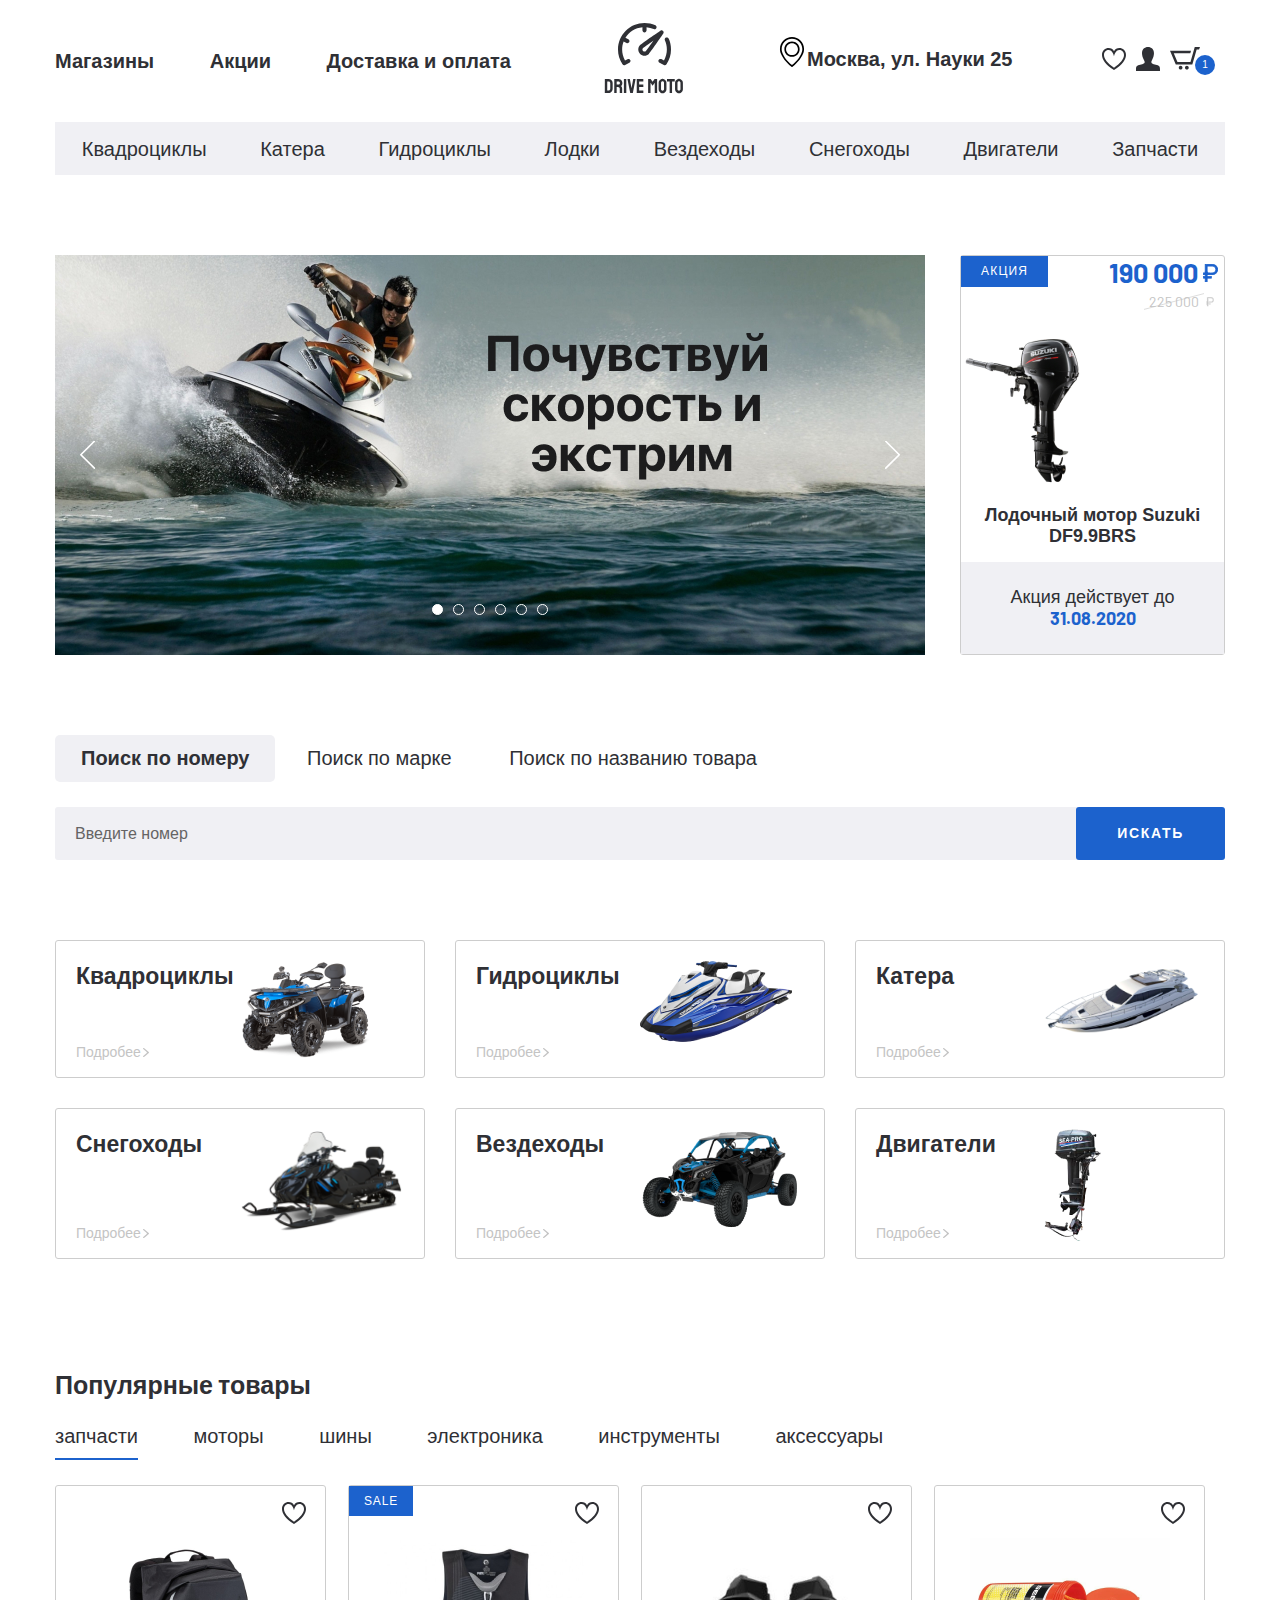
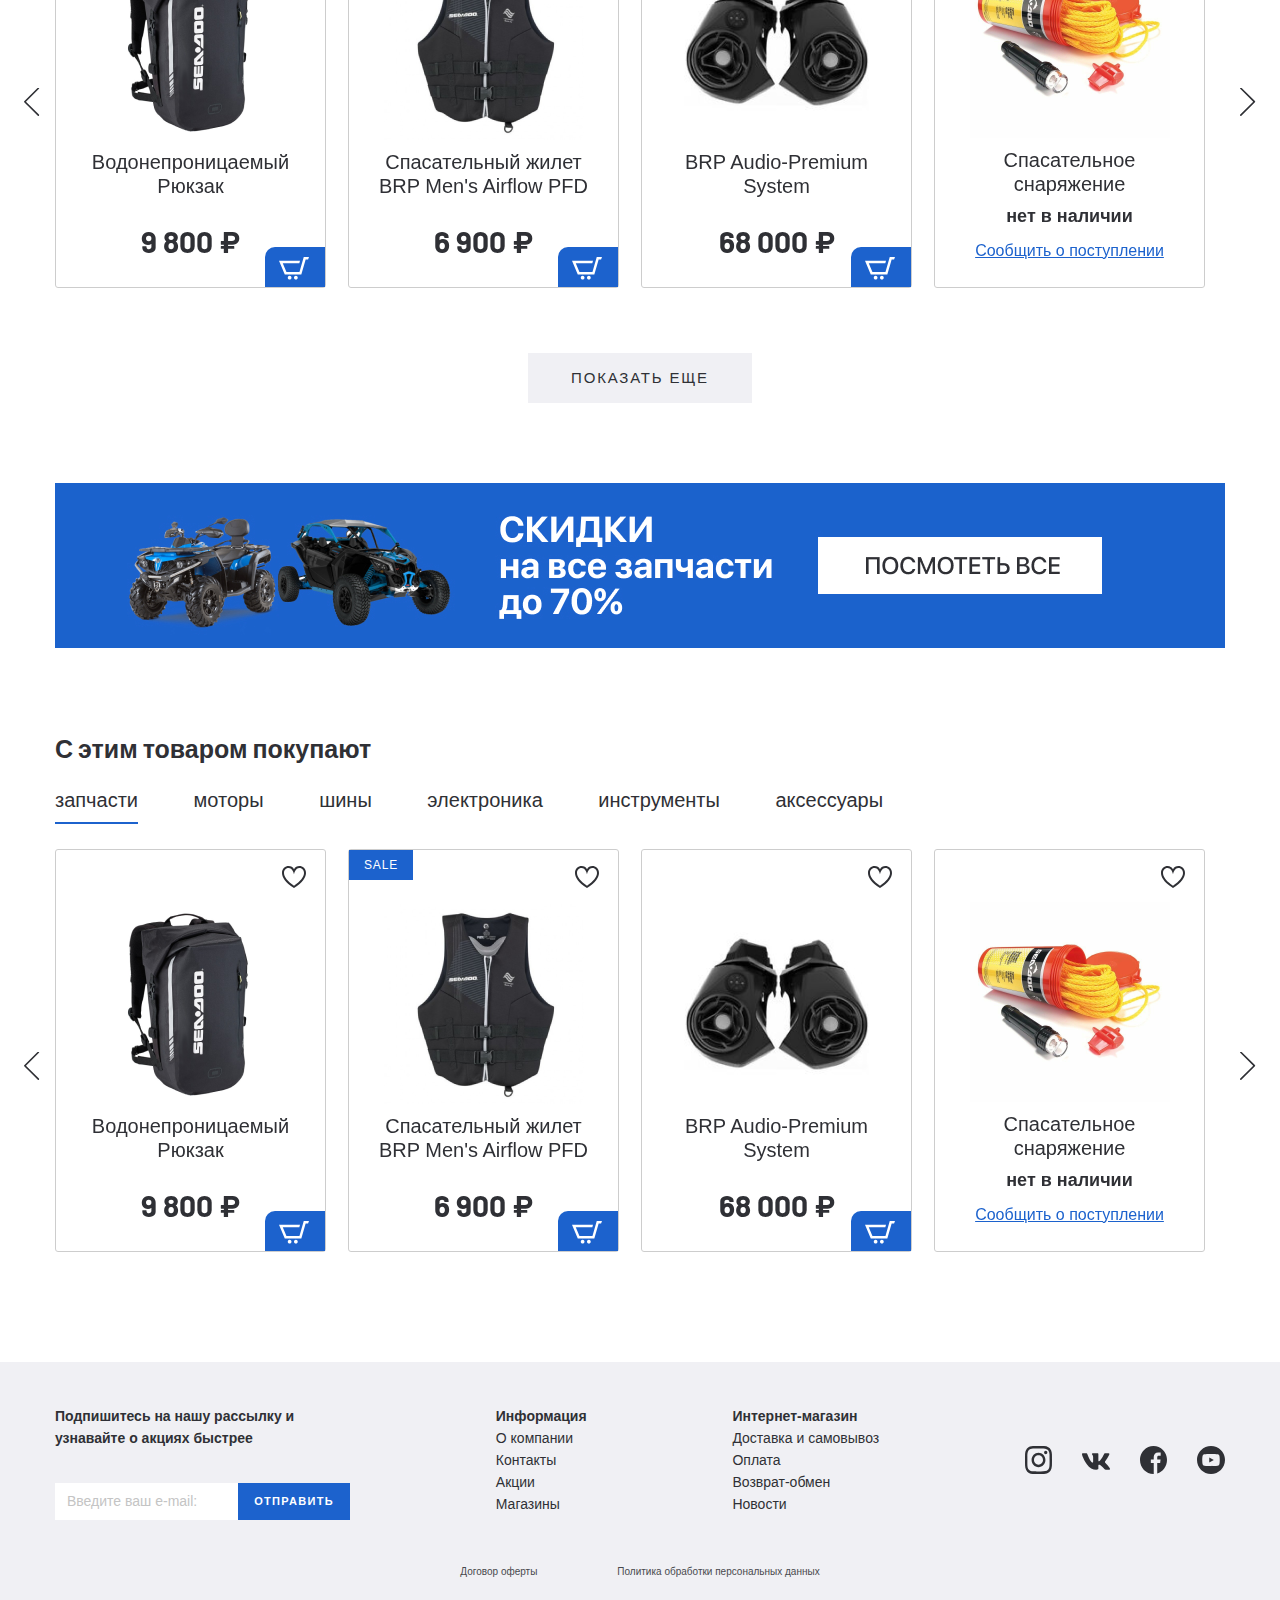
<file: drive-moto/index.html>
<!DOCTYPE html>
<html lang="ru">

<head>
  <meta charset="UTF-8">
  <meta name="viewport" content="width=device-width, initial-scale=1.0">
  <meta http-equiv="X-UA-Compatible" content="ie=edge">
  <title>DRIVE MOTO</title>
  <link rel="stylesheet" href="css/normalize.css">
  <link rel="stylesheet" href="css/slick.css">
  <link rel="stylesheet" href="css/fonts.css">
  <link href="https://fonts.googleapis.com/css2?family=Barlow:wght@400;700&display=swap" rel="stylesheet">
  <link rel="stylesheet" href="css/style.css">
</head>

<body>

  <header class="header page-section">
    <div class="header__top">
      <div class="container">
        <div class="header__top-inner">
          <nav class="menu">
            <ul class="menu__list">
              <li class="menu__item"><a href="#" class="menu__link">
                  Магазины
                </a></li>
              <li class="menu__item"><a href="#" class="menu__link">
                  Акции
                </a></li>
              <li class="menu__item">
                <a href="#" class="menu__link">
                  Доставка и оплата
                </a></li>
            </ul>
          </nav>
          <a class="logo" href="#">
            <img class="logo__img" src="./images/svg/logo.svg" alt="Logo image">
          </a>
          <div class="header__box">
            <p class="header__adress">
              Москва, ул. Науки 25
            </p>
            <ul class="user-list">
              <li class="user-list__item"><a class="user-list__link" href="#">
                  <img src="./images/svg/heart.svg" alt="">
                </a></li>
              <li class="user-list__item"><a class="user-list__link" href="#">
                  <img src="./images/svg/user.svg" alt="">
                </a></li>
              <li class="user-list__item basket"><a class="user-list__link" href="#">
                  <img src="./images/svg/basket.svg" alt="">
                  <span class="basket__num">1</span>
                </a></li>
            </ul>
          </div>
        </div>
      </div>
    </div>
    <div class="header__bottom">
      <div class="container">
        <ul class="menu-categories">
          <li class="menu-categories__item"><a href="#" class="menu-categories__link">Квадроциклы</a></li>
          <li class="menu-categories__item"><a href="#" class="menu-categories__link">Катера</a></li>
          <li class="menu-categories__item"><a href="#" class="menu-categories__link">Гидроциклы</a></li>
          <li class="menu-categories__item"><a href="#" class="menu-categories__link">Лодки</a></li>
          <li class="menu-categories__item"><a href="#" class="menu-categories__link">Вездеходы</a></li>
          <li class="menu-categories__item"><a href="#" class="menu-categories__link">Снегоходы</a></li>
          <li class="menu-categories__item"><a href="#" class="menu-categories__link">Двигатели</a></li>
          <li class="menu-categories__item"><a href="#" class="menu-categories__link">Запчасти</a></li>
        </ul>
      </div>
    </div>
  </header>
  <main>
    <section class="banner-section page-section">
      <div class="container">
        <div class="banner-section__inner">
          <div class="banner-section__slider">
            <a class="banner-section__slider-item" href="#">
              <img class="banner-section__slider-img" src="./images/main-slider-img/banner-slider.jpg" alt="slider img">
            </a>
            <a class="banner-section__slider-item" href="#">
              <img class="banner-section__slider-img" src="./images/main-slider-img/banner-slider.jpg" alt="slider img">
            </a>
            <a class="banner-section__slider-item" href="#">
              <img class="banner-section__slider-img" src="./images/main-slider-img/banner-slider.jpg" alt="slider img">
            </a>
            <a class="banner-section__slider-item" href="#">
              <img class="banner-section__slider-img" src="./images/main-slider-img/banner-slider.jpg" alt="slider img">
            </a>
            <a class="banner-section__slider-item" href="#">
              <img class="banner-section__slider-img" src="./images/main-slider-img/banner-slider.jpg" alt="slider img">
            </a>
            <a class="banner-section__slider-item" href="#">
              <img src="./images/main-slider-img/banner-slider.jpg" alt="slider img">
            </a>
          </div>
          <a class="banner-section__item sale-item" href="#">
            <div class="sale-item__top">
              <p class="sale-item__info">акция</p>
              <div class="sale-item__price">
                <div class="price sale-item__price-new">190 000</div>
                <div class="price sale-item__price-old">225 000</div>
              </div>
            </div>
            <div class="sale-item__img-box">
              <img class="sale-item__img" src="./images/content/sale-1.png" alt="sale product img">
            </div>
            <h5 class="sale-item__title">
              Лодочный мотор Suzuki DF9.9BRS
            </h5>
            <p class="sale-item__footer">
              Акция действует до
              <span>31.08.2020</span>
            </p>
          </a>
        </div>
      </div>
    </section>
    <div class="search page-section">
      <div class="container">
        <div class="search__inner">
          <div class="search__tabs">
            <a class="tab search__tabs-item tab--active" href="#search-tab-1">Поиск по номеру</a>
            <a class="tab search__tabs-item" href="#search-tab-2">Поиск по марке</a>
            <a class="tab search__tabs-item" href="#search-tab-3">Поиск по названию товара</a>
          </div>
          <div class="search__content">
            <div id="search-tab-1" class="tabs-content search__content-item tabs-content--active">
              <form class="search__content-form">
                <input class="search__content-input" type="text" placeholder="Введите номер">
                <button class="search__content-btn">Искать</button>
              </form>
            </div>
            <div id="search-tab-2" class="tabs-content search__content-item">
              <form class="search__content-form">
                <input class="search__content-input" type="text" placeholder="Введите марку">
                <button class="search__content-btn">Искать</button>
              </form>
            </div>
            <div id="search-tab-3" class="tabs-content search__content-item">
              <form class="search__content-form">
                <input class="search__content-input" type="text" placeholder="Введите название товара">
                <button class="search__content-btn">Искать</button>
              </form>
            </div>
          </div>
        </div>
      </div>
    </div>
    <section class="categories page-section">
      <div class="container">
        <div class="categories__inner">
          <a href="#" class="categories__item">
            <div class="categories__item-info">
              <h4 class="categories__item-title">Квадроциклы</h4>
              <p class="categories__item-text">Подробее</p>
            </div>
            <div class="categories__item-imgbox">
              <img class="categories__item-img" src="./images/categories/cat-1.png" alt="catagories image">
            </div>
          </a>
          <a href="#" class="categories__item">
            <div class="categories__item-info">
              <h4 class="categories__item-title">Гидроциклы</h4>
              <p class="categories__item-text">Подробее</p>
            </div>
            <div class="categories__item-imgbox">
              <img class="categories__item-img" src="./images/categories/cat-2.png" alt="catagories image">
            </div>
          </a>
          <a href="#" class="categories__item">
            <div class="categories__item-info">
              <h4 class="categories__item-title">Катера</h4>
              <p class="categories__item-text">Подробее</p>
            </div>
            <div class="categories__item-imgbox">
              <img class="categories__item-img" src="./images/categories/cat-3.png" alt="catagories image">
            </div>
          </a>
          <a href="#" class="categories__item">
            <div class="categories__item-info">
              <h4 class="categories__item-title">Снегоходы</h4>
              <p class="categories__item-text">Подробее</p>
            </div>
            <div class="categories__item-imgbox">
              <img class="categories__item-img" src="./images/categories/cat-4.png" alt="catagories image">
            </div>
          </a>
          <a href="#" class="categories__item">
            <div class="categories__item-info">
              <h4 class="categories__item-title">Вездеходы</h4>
              <p class="categories__item-text">Подробее</p>
            </div>
            <div class="categories__item-imgbox">
              <img class="categories__item-img" src="./images/categories/cat-5.png" alt="catagories image">
            </div>
          </a>
          <a href="#" class="categories__item">
            <div class="categories__item-info">
              <h4 class="categories__item-title">Двигатели</h4>
              <p class="categories__item-text">Подробее</p>
            </div>
            <div class="categories__item-imgbox">
              <img class="categories__item-img" src="./images/categories/cat-6.png" alt="catagories image">
            </div>
          </a>
        </div>
      </div>
    </section>
    <section class="products page-section">
      <div class="container">
        <div class="products__inner">
          <h3 class="products__title">
            Популярные товары
          </h3>
          <div class="tabs-wrapper">
            <div class="tabs products__tabs">
              <a class="tab tab--active products__tab" href="#product-tab-1">запчасти</a>
              <a class="tab products__tab" href="#product-tab-2">моторы</a>
              <a class="tab products__tab" href="#product-tab-3">шины </a>
              <a class="tab products__tab" href="#product-tab-4">электроника</a>
              <a class="tab products__tab" href="#product-tab-5">инструменты</a>
              <a class="tab products__tab" href="#product-tab-6">аксессуары </a>
            </div>
            <div class="tabs-contaner products__container">
              <div class="tabs-content products__content tabs-content--active" id="product-tab-1">
                <div class="products-slider">
                  <div class="products-slider__item">
                    <div class="product-item">
                      <button class="product-item__favor-btn">
                      </button>
                      <div class="product-item__img-box">
                        <a href="#"><img class="product-item__img" src="./images/content/product-1.png" alt="">
                          <div class="product-item__hover-text">
                            посмотреть товар
                          </div>
                        </a>
                      </div>

                      <div class="product-item__title-box">
                        <a href="#" class="product-item__title">Водонепроницаемый Рюкзак</a>
                      </div>
                      <div class="product-item__price-box">
                        <div class="price product-item__price">9 800 ₽</div>
                        <div class="product-item__not-available-box">
                          <div class="product-item__not-available">нет в наличии</div>
                          <a class="product-item__not-available-link" href="#">Сообщить о поступлении</a>
                        </div>
                      </div>
                      <button class="product-item__basket-btn"></button>
                    </div>
                  </div>
                  <div class="products-slider__item">
                    <div class="product-item product-item--sale">
                      <button class="product-item__favor-btn">
                      </button>
                      <div class="product-item__img-box">
                        <a href="#"><img class="product-item__img" src="./images/content/product-2.png" alt="">
                          <div class="product-item__hover-text">
                            посмотреть товар
                          </div>
                        </a>
                      </div>

                      <div class="product-item__title-box">
                        <a href="#" class="product-item__title">Спасательный жилет BRP Men's Airflow PFD
                        </a>
                      </div>
                      <div class="product-item__price-box">
                        <div class="price product-item__price">6 900 ₽</div>
                        <div class="product-item__not-available-box">
                          <div class="product-item__not-available">нет в наличии</div>
                          <a class="product-item__not-available-link" href="#">Сообщить о поступлении</a>
                        </div>
                      </div>
                      <button class="product-item__basket-btn"></button>
                    </div>
                  </div>
                  <div class="products-slider__item">
                    <div class="product-item">
                      <button class="product-item__favor-btn">
                      </button>
                      <div class="product-item__img-box">
                        <a href="#"><img class="product-item__img" src="./images/content/product-3.png" alt="">
                          <div class="product-item__hover-text">
                            посмотреть товар
                          </div>
                        </a>
                      </div>

                      <div class="product-item__title-box">
                        <a href="#" class="product-item__title">
                          BRP Audio-Premium System</a>
                      </div>
                      <div class="product-item__price-box">
                        <div class="price product-item__price">68 000 ₽</div>
                        <div class="product-item__not-available-box">
                          <div class="product-item__not-available">нет в наличии</div>
                          <a class="product-item__not-available-link" href="#">Сообщить о поступлении</a>
                        </div>
                      </div>
                      <button class="product-item__basket-btn"></button>
                    </div>
                  </div>
                  <div class="products-slider__item">
                    <div class="product-item product-item--not-available">
                      <button class="product-item__favor-btn">
                      </button>
                      <div class="product-item__img-box">
                        <a href="#"><img class="product-item__img" src="./images/content/product-4.png" alt="">
                          <div class="product-item__hover-text">
                            посмотреть товар
                          </div>
                        </a>
                      </div>

                      <div class="product-item__title-box">
                        <a href="#" class="product-item__title product-item--not-available">Спасательное
                          снаряжение</a>
                      </div>
                      <div class="product-item__price-box">
                        <div class="price product-item__price">45 800 ₽</div>
                        <div class="product-item__not-available-box">
                          <div class="product-item__not-available">нет в наличии</div>
                          <a class="product-item__not-available-link" href="#">Сообщить о поступлении</a>
                        </div>
                      </div>
                      <button class="product-item__basket-btn"></button>
                    </div>
                  </div>
                  <div class="products-slider__item">
                    <div class="product-item">
                      <button class="product-item__favor-btn">
                      </button>
                      <div class="product-item__img-box">
                        <a href="#"><img class="product-item__img" src="./images/content/product-5.png" alt="">
                          <div class="product-item__hover-text">
                            посмотреть товар
                          </div>
                        </a>
                      </div>

                      <div class="product-item__title-box">
                        <a href="#" class="product-item__title">Garmin Echomap Plus 62cv</a>
                      </div>
                      <div class="product-item__price-box">
                        <div class="price product-item__price">45 800 ₽</div>
                        <div class="product-item__not-available-box">
                          <div class="product-item__not-available">нет в наличии</div>
                          <a class="product-item__not-available-link" href="#">Сообщить о поступлении</a>
                        </div>
                      </div>
                      <button class="product-item__basket-btn"></button>
                    </div>
                  </div>
                  <div class="products-slider__item">
                    <div class="product-item product-item--sale product-item--not-available">
                      <button class="product-item__favor-btn">
                      </button>
                      <div class="product-item__img-box">
                        <a href="#"><img class="product-item__img" src="./images/content/product-6.png" alt="">
                          <div class="product-item__hover-text">
                            посмотреть товар
                          </div>
                        </a>
                      </div>

                      <div class="product-item__title-box">
                        <a href="#" class="product-item__title">BRP Audio-портативная система</a>
                      </div>
                      <div class="product-item__price-box">
                        <div class="price product-item__price">9 800 ₽</div>
                        <div class="product-item__not-available-box">
                          <div class="product-item__not-available">нет в наличии</div>
                          <a class="product-item__not-available-link" href="#">Сообщить о поступлении</a>
                        </div>
                      </div>
                      <button class="product-item__basket-btn"></button>
                    </div>
                  </div>
                </div>
              </div>
              <div class="tabs-content products__content" id="product-tab-2">
                <div class="products-slider">
                  <div class="products-slider__item">
                    <div class="product-item">
                      <button class="product-item__favor-btn">
                      </button>
                      <div class="product-item__img-box">
                        <a href="#"><img class="product-item__img" src="./images/content/product-1.png" alt="">
                          <div class="product-item__hover-text">
                            посмотреть товар
                          </div>
                        </a>
                      </div>

                      <div class="product-item__title-box">
                        <a href="#" class="product-item__title">Водонепроницаемый Рюкзак</a>
                      </div>
                      <div class="product-item__price-box">
                        <div class="price product-item__price">9 800 ₽</div>
                        <div class="product-item__not-available-box">
                          <div class="product-item__not-available">нет в наличии</div>
                          <a class="product-item__not-available-link" href="#">Сообщить о поступлении</a>
                        </div>
                      </div>
                      <button class="product-item__basket-btn"></button>
                    </div>
                  </div>
                  <div class="products-slider__item">
                    <div class="product-item product-item--sale">
                      <button class="product-item__favor-btn">
                      </button>
                      <div class="product-item__img-box">
                        <a href="#"><img class="product-item__img" src="./images/content/product-2.png" alt="">
                          <div class="product-item__hover-text">
                            посмотреть товар
                          </div>
                        </a>
                      </div>

                      <div class="product-item__title-box">
                        <a href="#" class="product-item__title">Спасательный жилет BRP Men's Airflow PFD
                        </a>
                      </div>
                      <div class="product-item__price-box">
                        <div class="price product-item__price">6 900 ₽</div>
                        <div class="product-item__not-available-box">
                          <div class="product-item__not-available">нет в наличии</div>
                          <a class="product-item__not-available-link" href="#">Сообщить о поступлении</a>
                        </div>
                      </div>
                      <button class="product-item__basket-btn"></button>
                    </div>
                  </div>
                  <div class="products-slider__item">
                    <div class="product-item">
                      <button class="product-item__favor-btn">
                      </button>
                      <div class="product-item__img-box">
                        <a href="#"><img class="product-item__img" src="./images/content/product-3.png" alt="">
                          <div class="product-item__hover-text">
                            посмотреть товар
                          </div>
                        </a>
                      </div>

                      <div class="product-item__title-box">
                        <a href="#" class="product-item__title">
                          BRP Audio-Premium System</a>
                      </div>
                      <div class="product-item__price-box">
                        <div class="price product-item__price">68 000 ₽</div>
                        <div class="product-item__not-available-box">
                          <div class="product-item__not-available">нет в наличии</div>
                          <a class="product-item__not-available-link" href="#">Сообщить о поступлении</a>
                        </div>
                      </div>
                      <button class="product-item__basket-btn"></button>
                    </div>
                  </div>
                  <div class="products-slider__item">
                    <div class="product-item product-item--not-available">
                      <button class="product-item__favor-btn">
                      </button>
                      <div class="product-item__img-box">
                        <a href="#"><img class="product-item__img" src="./images/content/product-4.png" alt="">
                          <div class="product-item__hover-text">
                            посмотреть товар
                          </div>
                        </a>
                      </div>

                      <div class="product-item__title-box">
                        <a href="#" class="product-item__title product-item--not-available">Спасательное
                          снаряжение</a>
                      </div>
                      <div class="product-item__price-box">
                        <div class="price product-item__price">45 800 ₽</div>
                        <div class="product-item__not-available-box">
                          <div class="product-item__not-available">нет в наличии</div>
                          <a class="product-item__not-available-link" href="#">Сообщить о поступлении</a>
                        </div>
                      </div>
                      <button class="product-item__basket-btn"></button>
                    </div>
                  </div>
                  <div class="products-slider__item">
                    <div class="product-item">
                      <button class="product-item__favor-btn">
                      </button>
                      <div class="product-item__img-box">
                        <a href="#"><img class="product-item__img" src="./images/content/product-5.png" alt="">
                          <div class="product-item__hover-text">
                            посмотреть товар
                          </div>
                        </a>
                      </div>

                      <div class="product-item__title-box">
                        <a href="#" class="product-item__title">Garmin Echomap Plus 62cv</a>
                      </div>
                      <div class="product-item__price-box">
                        <div class="price product-item__price">45 800 ₽</div>
                        <div class="product-item__not-available-box">
                          <div class="product-item__not-available">нет в наличии</div>
                          <a class="product-item__not-available-link" href="#">Сообщить о поступлении</a>
                        </div>
                      </div>
                      <button class="product-item__basket-btn"></button>
                    </div>
                  </div>
                  <div class="products-slider__item">
                    <div class="product-item product-item--sale product-item--not-available">
                      <button class="product-item__favor-btn">
                      </button>
                      <div class="product-item__img-box">
                        <a href="#"><img class="product-item__img" src="./images/content/product-6.png" alt="">
                          <div class="product-item__hover-text">
                            посмотреть товар
                          </div>
                        </a>
                      </div>

                      <div class="product-item__title-box">
                        <a href="#" class="product-item__title">BRP Audio-портативная система</a>
                      </div>
                      <div class="product-item__price-box">
                        <div class="price product-item__price">9 800 ₽</div>
                        <div class="product-item__not-available-box">
                          <div class="product-item__not-available">нет в наличии</div>
                          <a class="product-item__not-available-link" href="#">Сообщить о поступлении</a>
                        </div>
                      </div>
                      <button class="product-item__basket-btn"></button>
                    </div>
                  </div>
                </div>
              </div>
              <div class="tabs-content products__content" id="product-tab-3">
                Slider-3
              </div>
              <div class="tabs-content products__content" id="product-tab-4">
                Slider-4
              </div>
              <div class="tabs-content products__content" id="product-tab-5">
                Slider-5
              </div>
              <div class="tabs-content products__content" id="product-tab-6">
                Slider-6
              </div>
            </div>
          </div>
          <div class="products__show-more">
            <a class="products__show-more-link" href="#">Показать еще</a>
          </div>
        </div>
    </section>
    <div class="banner">
      <div class="container">
        <a href="#" class="banner__link">
          <img src="images/content/banner.jpg" alt="banner images">
        </a>
      </div>
    </div>
    <section class="product-related">
      <div class="container">
        <div class="products__inner">
          <h3 class="products__title">
            С этим товаром покупают
          </h3>
          <div class="tabs-wrapper">
            <div class="tabs products__tabs">
              <a class="tab tab--active products__tab" href="#related-tab-1">запчасти</a>
              <a class="tab products__tab" href="#related-tab-2">моторы</a>
              <a class="tab products__tab" href="#related-tab-3">шины </a>
              <a class="tab products__tab" href="#related-tab-4">электроника</a>
              <a class="tab products__tab" href="#related-tab-5">инструменты</a>
              <a class="tab products__tab" href="#related-tab-6">аксессуары </a>
            </div>
            <div class="tabs-contaner products__container">
              <div class="tabs-content products__content tabs-content--active" id="related-tab-1">
                <div class="products-slider">
                  <div class="products-slider__item">
                    <div class="product-item">
                      <button class="product-item__favor-btn">
                      </button>
                      <div class="product-item__img-box">
                        <a href="#"><img class="product-item__img" src="./images/content/product-1.png" alt="">
                          <div class="product-item__hover-text">
                            посмотреть товар
                          </div>
                        </a>
                      </div>

                      <div class="product-item__title-box">
                        <a href="#" class="product-item__title">Водонепроницаемый Рюкзак</a>
                      </div>
                      <div class="product-item__price-box">
                        <div class="price product-item__price">9 800 ₽</div>
                        <div class="product-item__not-available-box">
                          <div class="product-item__not-available">нет в наличии</div>
                          <a class="product-item__not-available-link" href="#">Сообщить о поступлении</a>
                        </div>
                      </div>
                      <button class="product-item__basket-btn"></button>
                    </div>
                  </div>
                  <div class="products-slider__item">
                    <div class="product-item product-item--sale">
                      <button class="product-item__favor-btn">
                      </button>
                      <div class="product-item__img-box">
                        <a href="#"><img class="product-item__img" src="./images/content/product-2.png" alt="">
                          <div class="product-item__hover-text">
                            посмотреть товар
                          </div>
                        </a>
                      </div>

                      <div class="product-item__title-box">
                        <a href="#" class="product-item__title">Спасательный жилет BRP Men's Airflow PFD
                        </a>
                      </div>
                      <div class="product-item__price-box">
                        <div class="price product-item__price">6 900 ₽</div>
                        <div class="product-item__not-available-box">
                          <div class="product-item__not-available">нет в наличии</div>
                          <a class="product-item__not-available-link" href="#">Сообщить о поступлении</a>
                        </div>
                      </div>
                      <button class="product-item__basket-btn"></button>
                    </div>
                  </div>
                  <div class="products-slider__item">
                    <div class="product-item">
                      <button class="product-item__favor-btn">
                      </button>
                      <div class="product-item__img-box">
                        <a href="#"><img class="product-item__img" src="./images/content/product-3.png" alt="">
                          <div class="product-item__hover-text">
                            посмотреть товар
                          </div>
                        </a>
                      </div>

                      <div class="product-item__title-box">
                        <a href="#" class="product-item__title">
                          BRP Audio-Premium System</a>
                      </div>
                      <div class="product-item__price-box">
                        <div class="price product-item__price">68 000 ₽</div>
                        <div class="product-item__not-available-box">
                          <div class="product-item__not-available">нет в наличии</div>
                          <a class="product-item__not-available-link" href="#">Сообщить о поступлении</a>
                        </div>
                      </div>
                      <button class="product-item__basket-btn"></button>
                    </div>
                  </div>
                  <div class="products-slider__item">
                    <div class="product-item product-item--not-available">
                      <button class="product-item__favor-btn">
                      </button>
                      <div class="product-item__img-box">
                        <a href="#"><img class="product-item__img" src="./images/content/product-4.png" alt="">
                          <div class="product-item__hover-text">
                            посмотреть товар
                          </div>
                        </a>
                      </div>

                      <div class="product-item__title-box">
                        <a href="#" class="product-item__title product-item--not-available">Спасательное
                          снаряжение</a>
                      </div>
                      <div class="product-item__price-box">
                        <div class="price product-item__price">45 800 ₽</div>
                        <div class="product-item__not-available-box">
                          <div class="product-item__not-available">нет в наличии</div>
                          <a class="product-item__not-available-link" href="#">Сообщить о поступлении</a>
                        </div>
                      </div>
                      <button class="product-item__basket-btn"></button>
                    </div>
                  </div>
                  <div class="products-slider__item">
                    <div class="product-item">
                      <button class="product-item__favor-btn">
                      </button>
                      <div class="product-item__img-box">
                        <a href="#"><img class="product-item__img" src="./images/content/product-5.png" alt="">
                          <div class="product-item__hover-text">
                            посмотреть товар
                          </div>
                        </a>
                      </div>

                      <div class="product-item__title-box">
                        <a href="#" class="product-item__title">Garmin Echomap Plus 62cv</a>
                      </div>
                      <div class="product-item__price-box">
                        <div class="price product-item__price">45 800 ₽</div>
                        <div class="product-item__not-available-box">
                          <div class="product-item__not-available">нет в наличии</div>
                          <a class="product-item__not-available-link" href="#">Сообщить о поступлении</a>
                        </div>
                      </div>
                      <button class="product-item__basket-btn"></button>
                    </div>
                  </div>
                  <div class="products-slider__item">
                    <div class="product-item product-item--sale product-item--not-available">
                      <button class="product-item__favor-btn">
                      </button>
                      <div class="product-item__img-box">
                        <a href="#"><img class="product-item__img" src="./images/content/product-6.png" alt="">
                          <div class="product-item__hover-text">
                            посмотреть товар
                          </div>
                        </a>
                      </div>

                      <div class="product-item__title-box">
                        <a href="#" class="product-item__title">BRP Audio-портативная система</a>
                      </div>
                      <div class="product-item__price-box">
                        <div class="price product-item__price">9 800 ₽</div>
                        <div class="product-item__not-available-box">
                          <div class="product-item__not-available">нет в наличии</div>
                          <a class="product-item__not-available-link" href="#">Сообщить о поступлении</a>
                        </div>
                      </div>
                      <button class="product-item__basket-btn"></button>
                    </div>
                  </div>
                </div>
              </div>
              <div class="tabs-content products__content" id="related-tab-2">
                <div class="products-slider">
                  <div class="products-slider__item">
                    <div class="product-item">
                      <button class="product-item__favor-btn">
                      </button>
                      <div class="product-item__img-box">
                        <a href="#"><img class="product-item__img" src="./images/content/product-1.png" alt="">
                          <div class="product-item__hover-text">
                            посмотреть товар
                          </div>
                        </a>
                      </div>

                      <div class="product-item__title-box">
                        <a href="#" class="product-item__title">Водонепроницаемый Рюкзак</a>
                      </div>
                      <div class="product-item__price-box">
                        <div class="price product-item__price">9 800 ₽</div>
                        <div class="product-item__not-available-box">
                          <div class="product-item__not-available">нет в наличии</div>
                          <a class="product-item__not-available-link" href="#">Сообщить о поступлении</a>
                        </div>
                      </div>
                      <button class="product-item__basket-btn"></button>
                    </div>
                  </div>
                  <div class="products-slider__item">
                    <div class="product-item product-item--sale">
                      <button class="product-item__favor-btn">
                      </button>
                      <div class="product-item__img-box">
                        <a href="#"><img class="product-item__img" src="./images/content/product-2.png" alt="">
                          <div class="product-item__hover-text">
                            посмотреть товар
                          </div>
                        </a>
                      </div>

                      <div class="product-item__title-box">
                        <a href="#" class="product-item__title">Спасательный жилет BRP Men's Airflow PFD
                        </a>
                      </div>
                      <div class="product-item__price-box">
                        <div class="price product-item__price">6 900 ₽</div>
                        <div class="product-item__not-available-box">
                          <div class="product-item__not-available">нет в наличии</div>
                          <a class="product-item__not-available-link" href="#">Сообщить о поступлении</a>
                        </div>
                      </div>
                      <button class="product-item__basket-btn"></button>
                    </div>
                  </div>
                  <div class="products-slider__item">
                    <div class="product-item">
                      <button class="product-item__favor-btn">
                      </button>
                      <div class="product-item__img-box">
                        <a href="#"><img class="product-item__img" src="./images/content/product-3.png" alt="">
                          <div class="product-item__hover-text">
                            посмотреть товар
                          </div>
                        </a>
                      </div>

                      <div class="product-item__title-box">
                        <a href="#" class="product-item__title">
                          BRP Audio-Premium System</a>
                      </div>
                      <div class="product-item__price-box">
                        <div class="price product-item__price">68 000 ₽</div>
                        <div class="product-item__not-available-box">
                          <div class="product-item__not-available">нет в наличии</div>
                          <a class="product-item__not-available-link" href="#">Сообщить о поступлении</a>
                        </div>
                      </div>
                      <button class="product-item__basket-btn"></button>
                    </div>
                  </div>
                  <div class="products-slider__item">
                    <div class="product-item product-item--not-available">
                      <button class="product-item__favor-btn">
                      </button>
                      <div class="product-item__img-box">
                        <a href="#"><img class="product-item__img" src="./images/content/product-4.png" alt="">
                          <div class="product-item__hover-text">
                            посмотреть товар
                          </div>
                        </a>
                      </div>

                      <div class="product-item__title-box">
                        <a href="#" class="product-item__title product-item--not-available">Спасательное
                          снаряжение</a>
                      </div>
                      <div class="product-item__price-box">
                        <div class="price product-item__price">45 800 ₽</div>
                        <div class="product-item__not-available-box">
                          <div class="product-item__not-available">нет в наличии</div>
                          <a class="product-item__not-available-link" href="#">Сообщить о поступлении</a>
                        </div>
                      </div>
                      <button class="product-item__basket-btn"></button>
                    </div>
                  </div>
                  <div class="products-slider__item">
                    <div class="product-item">
                      <button class="product-item__favor-btn">
                      </button>
                      <div class="product-item__img-box">
                        <a href="#"><img class="product-item__img" src="./images/content/product-5.png" alt="">
                          <div class="product-item__hover-text">
                            посмотреть товар
                          </div>
                        </a>
                      </div>

                      <div class="product-item__title-box">
                        <a href="#" class="product-item__title">Garmin Echomap Plus 62cv</a>
                      </div>
                      <div class="product-item__price-box">
                        <div class="price product-item__price">45 800 ₽</div>
                        <div class="product-item__not-available-box">
                          <div class="product-item__not-available">нет в наличии</div>
                          <a class="product-item__not-available-link" href="#">Сообщить о поступлении</a>
                        </div>
                      </div>
                      <button class="product-item__basket-btn"></button>
                    </div>
                  </div>
                  <div class="products-slider__item">
                    <div class="product-item product-item--sale product-item--not-available">
                      <button class="product-item__favor-btn">
                      </button>
                      <div class="product-item__img-box">
                        <a href="#"><img class="product-item__img" src="./images/content/product-6.png" alt="">
                          <div class="product-item__hover-text">
                            посмотреть товар
                          </div>
                        </a>
                      </div>

                      <div class="product-item__title-box">
                        <a href="#" class="product-item__title">BRP Audio-портативная система</a>
                      </div>
                      <div class="product-item__price-box">
                        <div class="price product-item__price">9 800 ₽</div>
                        <div class="product-item__not-available-box">
                          <div class="product-item__not-available">нет в наличии</div>
                          <a class="product-item__not-available-link" href="#">Сообщить о поступлении</a>
                        </div>
                      </div>
                      <button class="product-item__basket-btn"></button>
                    </div>
                  </div>
                </div>
              </div>
              <div class="tabs-content products__content" id="related-tab-3">
                Slider-3
              </div>
              <div class="tabs-content products__content" id="related-tab-4">
                Slider-4
              </div>
              <div class="tabs-content products__content" id="related-tab-5">
                Slider-5
              </div>
              <div class="tabs-content products__content" id="related-tab-6">
                Slider-6
              </div>
            </div>
          </div>
        </div>
      </div>
    </section>

  </main>
  <footer class="footer">
    <div class="container">
      <div class="footer__top">
        <div class="footer__top-inner">
          <div class="footer__top-item footer__top-news-letter">
            <h6 class="footer__top-title">Подпишитесь на нашу рассылку
              и узнавайте о акциях быстрее</h6>
            <form class="footer_form">
              <input class="footer_form-input" type="text" placeholder="Введите ваш e-mail:">
              <button class="footer_form-btn" type="submit">Отправить</button>
            </form>
          </div>
          <div class="footer__top-item">
            <h6 class="footer__top-title">Информация</h6>
            <ul class="footer-list">
              <li class="footer-list__item"><a href="#">О компании</a></li>
              <li class="footer-list__item"><a href="#">Контакты</a></li>
              <li class="footer-list__item"><a href="#">Акции</a></li>
              <li class="footer-list__item"><a href="#">Магазины</a></li>
            </ul>
          </div>
          <div class="footer__top-item">
            <h6 class="footer__top-title">Интернет-магазин</h6>
            <ul class="footer-list">
              <li class="footer-list__item"><a href="#">Доставка и самовывоз</a></li>
              <li class="footer-list__item"><a href="#">Оплата</a></li>
              <li class="footer-list__item"><a href="#">Возврат-обмен</a></li>
              <li class="footer-list__item"><a href="#">Новости</a></li>
            </ul>
          </div>
          <div class="footer__top-item footer__top-social">
            <ul class="social-list">
              <li class="social-list__item"><a href="#">
                  <img src="./images/svg/inst.svg" alt="">
                </a></li>
              <li class="social-list__item"><a href="#">
                  <img src="./images/svg/vk.svg" alt="">
                </a></li>
              <li class="social-list__item"><a href="#">
                  <img src="./images/svg/fb.svg" alt="">
                </a></li>
              <li class="social-list__item"><a href="#">
                  <img src="./images/svg/yt.svg" alt="">
                </a></li>
            </ul>
          </div>
        </div>
      </div>
      <div class="footer__bottom">
        <a class="footer__bottom-link" href="#">Договор оферты</a>
        <a class="footer__bottom-link" href="#">Политика обработки персональных данных</a>
      </div>
    </div>

  </footer>


  <script src="https://ajax.googleapis.com/ajax/libs/jquery/3.4.1/jquery.min.js"></script>
  <script src="js/slick.min.js"></script>
  <script src="js/main.js"></script>
</body>

</html>
</file>
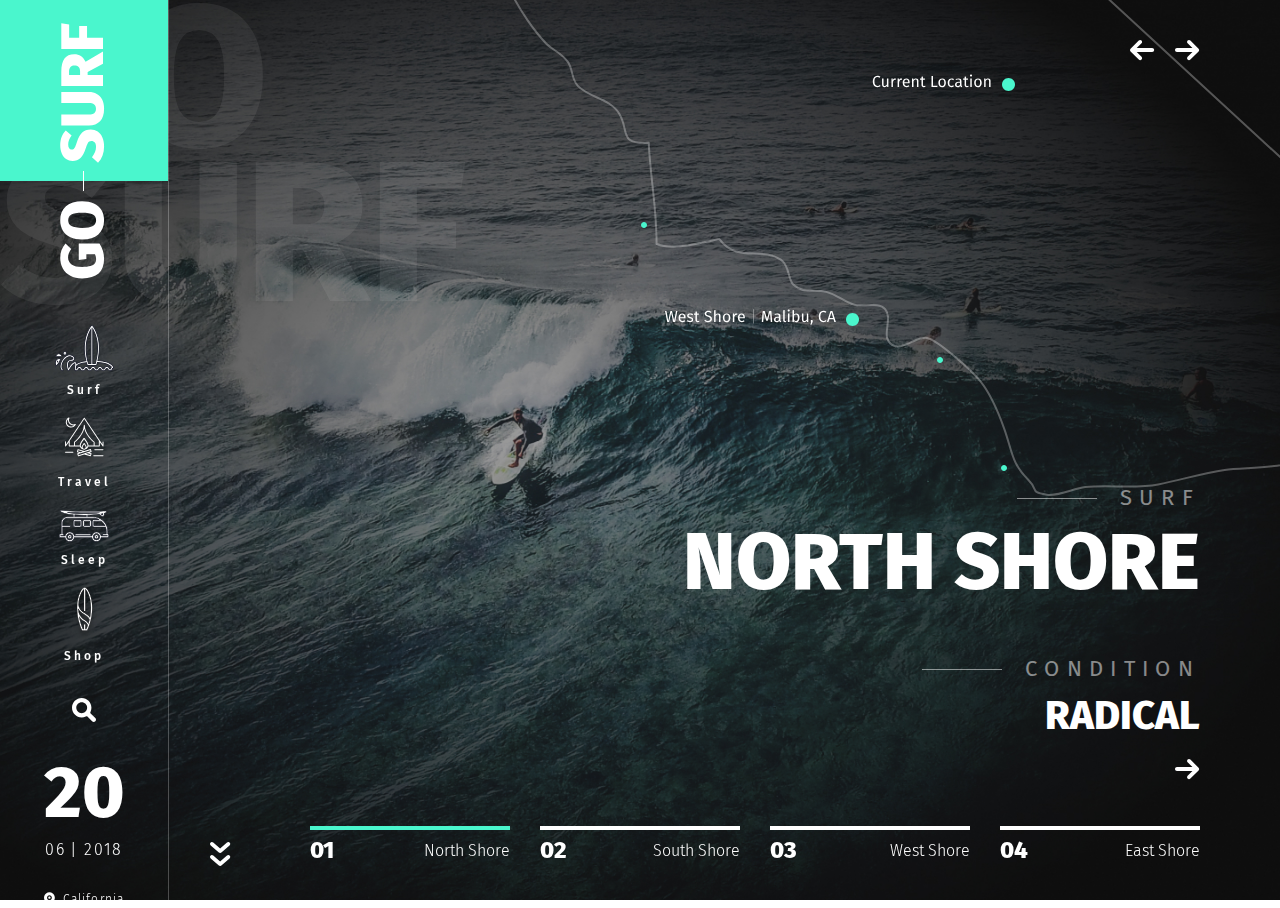
<file: gosurf/index.html>
<!DOCTYPE html>
<html lang="en">

<head>
  <meta charset="UTF-8">
  <meta name="viewport" content="width=device-width, initial-scale=1.0">
  <meta http-equiv="X-UA-Compatible" content="ie=edge">
  <title>Document</title>
  <link href="https://fonts.googleapis.com/css?family=Fira+Sans:300,400,500,800&display=swap" rel="stylesheet"> 
  <link rel="stylesheet" href="css/style.min.css">
</head>

<body>
  <header class="header">
    <div class="header__title">go surf</div>
    <div class="header__map">
      <svg width="1001" height="496" viewBox="0 0 1001 496" fill="none" xmlns="http://www.w3.org/2000/svg">
        <g opacity="0.29827">
        <path d="M1008.08 163.448L443.182 -356.858V-747.19L28.1096 -770C24.9043 -762.456 4.36709 -740.714 7.57176 -728.596C11.43 -714.102 30.8387 -718.735 36.4776 -709.409C43.0661 -698.42 31.7291 -653.749 28.3457 -640.86C21.8759 -616.445 7.09676 -596.665 2.82235 -572.25C-4.35982 -531.263 10.1824 -534.53 37.7242 -508.927C84.141 -465.742 46.9244 -420.952 58.6176 -370.223C68.1146 -328.878 109.605 -307.554 124.8 -266.211C136.553 -234.37 152.697 -226.233 177.746 -202.947C177.153 -217.084 164.51 -258.785 188.253 -255.102C211.817 -251.478 202.736 -216.669 207.247 -202.115C211.045 -189.997 237.933 -165.761 215.616 -154.593C208.196 -150.91 187.066 -165.582 178.577 -169.503C184.572 -150.791 180.774 -131.367 190.271 -113.487C201.608 -92.162 213.835 -100.359 228.853 -88.7754C244.344 -76.8355 242.683 -63.1137 235.797 -45.0554C228.615 -26.2247 221.196 -29.1352 232.592 -6.44342C240.843 9.95119 254.85 30.7421 266.9 43.2164C273.904 50.4634 281.502 52.1267 288.506 61.3932C294.323 69.1155 292.067 79.2142 299.012 86.1638C310.883 98.1037 331.006 98.282 340.384 113.904C350.831 131.309 338.96 144.437 369.706 142.833C371.309 177.643 377.897 209.185 377.541 243.994C394.695 250.825 422.414 242.687 440.399 239.063C458.266 263.18 481.355 246.429 501.774 259.558C510.678 265.26 508.837 279.517 514.239 284.506C525.339 294.723 533.529 288.308 547.301 291.872C557.51 294.486 565.404 301.97 575.138 304.703C584.338 307.257 599.475 301.258 606.301 309.396C614.492 319.138 600.78 336.958 613.127 344.799C623.395 351.333 638.115 335.77 648.088 338.027C659.721 340.7 693.079 371.174 701.271 381.212C710.59 392.677 719.969 414.062 725.25 428.793C733.501 451.841 732.373 463.127 749.408 479.998C760.27 490.75 749.942 491.522 767.63 494.67C779.204 496.749 794.518 488.374 806.212 487.067C830.549 484.394 855.122 489.027 879.102 484.453C901.421 480.176 922.729 473.166 945.64 469.899C965.465 467.048 1000.37 469.246 1017.94 459.801C1036.99 449.643 1038.71 426.654 1011.17 430.932C1008.97 416.26 1018.77 396.003 1007.85 385.847C1023.04 365.056 1028.56 350.384 1030.93 324.959C1032 313.792 1032.48 301.436 1038 292.05C1043.4 282.783 1058.59 277.259 1061.56 269.299C1066.13 256.943 1058.83 251.419 1053.25 244.528C1049.69 240.073 1039.54 242.212 1036.63 238.291C1031.23 231.103 1036.57 223.678 1033.6 216.431C1024.94 195.462 1014.61 187.205 1008.08 163.444C1008.26 167.424 1008.44 171.463 1008.2 175.384" stroke="white" stroke-width="2" stroke-linecap="round" stroke-linejoin="round"/>
        </g>
        <path class="line-animation" d="M729.114 83.9394C720.546 107.321 740.614 115.526 756.675 130.807C761.434 135.336 761.888 142.817 756.879 147.342C746.107 157.074 705.264 142.917 707.854 155.745C710.53 168.994 745.061 187.531 746.618 188.799C760.284 199.932 764.735 228.174 757.208 243.658C751.852 254.676 716.342 250.962 705.172 247.293C632.024 223.266 664.985 226.131 582.817 218.67C576.527 218.099 569.935 217.806 563.894 219.65C557.671 221.549 557.869 229.339 559.957 233.55C566.876 247.506 597.849 271.178 589.514 289.523C586.956 295.152 580.963 298.707 578.264 304.27C576.151 308.627 576.385 313.772 575.445 318.523" stroke="white" stroke-width="2"/>
        <path class="animated fadeIn delay-5s" fill-rule="evenodd" clip-rule="evenodd" d="M573.5 326C577.09 326 580 323.09 580 319.5C580 315.91 577.09 313 573.5 313C569.91 313 567 315.91 567 319.5C567 323.09 569.91 326 573.5 326Z" fill="#4AF6CD"/>
        <path class="animated fadeIn delay-2s" fill-rule="evenodd" clip-rule="evenodd" d="M661 363C662.657 363 664 361.657 664 360C664 358.343 662.657 357 661 357C659.343 357 658 358.343 658 360C658 361.657 659.343 363 661 363Z" fill="#4AF6CD"/>
        <path class="animated fadeIn delay-3s" fill-rule="evenodd" clip-rule="evenodd" d="M725 471C726.657 471 728 469.657 728 468C728 466.343 726.657 465 725 465C723.343 465 722 466.343 722 468C722 469.657 723.343 471 725 471Z" fill="#4AF6CD"/>
        <path class="animated fadeIn delay-1s" fill-rule="evenodd" clip-rule="evenodd" d="M365 228C366.657 228 368 226.657 368 225C368 223.343 366.657 222 365 222C363.343 222 362 223.343 362 225C362 226.657 363.343 228 365 228Z" fill="#4AF6CD"/>
        <path class="animated fadeIn delay-4s" fill-rule="evenodd" clip-rule="evenodd" d="M729.5 91C733.09 91 736 88.0899 736 84.5C736 80.9101 733.09 78 729.5 78C725.91 78 723 80.9101 723 84.5C723 88.0899 725.91 91 729.5 91Z" fill="#4AF6CD"/>
        <path d="M398.41 310.976L396.17 322H394.218L392.186 312.768L390.138 322H388.234L385.994 310.976H387.482L389.258 320.672L391.386 310.976H393.002L395.178 320.672L397.018 310.976H398.41ZM406.544 317.536C406.544 317.781 406.534 318.032 406.512 318.288H401.136C401.2 319.216 401.435 319.899 401.84 320.336C402.246 320.773 402.768 320.992 403.408 320.992C403.814 320.992 404.187 320.933 404.528 320.816C404.87 320.699 405.227 320.512 405.6 320.256L406.24 321.136C405.344 321.84 404.363 322.192 403.296 322.192C402.123 322.192 401.206 321.808 400.544 321.04C399.894 320.272 399.568 319.216 399.568 317.872C399.568 316.997 399.707 316.224 399.984 315.552C400.272 314.869 400.678 314.336 401.2 313.952C401.734 313.568 402.358 313.376 403.072 313.376C404.192 313.376 405.051 313.744 405.648 314.48C406.246 315.216 406.544 316.235 406.544 317.536ZM405.088 317.104C405.088 316.272 404.923 315.637 404.592 315.2C404.262 314.763 403.766 314.544 403.104 314.544C401.899 314.544 401.243 315.429 401.136 317.2H405.088V317.104ZM411.183 313.376C411.759 313.376 412.276 313.456 412.735 313.616C413.194 313.776 413.631 314.016 414.047 314.336L413.423 315.264C413.039 315.019 412.671 314.837 412.319 314.72C411.978 314.603 411.615 314.544 411.231 314.544C410.751 314.544 410.372 314.645 410.095 314.848C409.818 315.04 409.679 315.307 409.679 315.648C409.679 315.989 409.807 316.256 410.063 316.448C410.33 316.64 410.804 316.827 411.487 317.008C412.426 317.243 413.124 317.563 413.583 317.968C414.052 318.373 414.287 318.928 414.287 319.632C414.287 320.464 413.962 321.099 413.311 321.536C412.671 321.973 411.887 322.192 410.959 322.192C409.679 322.192 408.618 321.824 407.775 321.088L408.559 320.192C409.274 320.736 410.063 321.008 410.927 321.008C411.482 321.008 411.919 320.896 412.239 320.672C412.57 320.437 412.735 320.123 412.735 319.728C412.735 319.44 412.676 319.211 412.559 319.04C412.442 318.859 412.239 318.704 411.951 318.576C411.663 318.437 411.242 318.293 410.687 318.144C409.791 317.909 409.14 317.595 408.735 317.2C408.34 316.805 408.143 316.304 408.143 315.696C408.143 315.259 408.271 314.864 408.527 314.512C408.794 314.149 409.156 313.872 409.615 313.68C410.084 313.477 410.607 313.376 411.183 313.376ZM420.62 321.616C420.065 322 419.436 322.192 418.732 322.192C418.017 322.192 417.457 321.989 417.052 321.584C416.657 321.168 416.46 320.571 416.46 319.792V314.704H414.988V313.568H416.46V311.664L417.932 311.488V313.568H419.932L419.772 314.704H417.932V319.728C417.932 320.165 418.006 320.485 418.156 320.688C418.316 320.88 418.577 320.976 418.94 320.976C419.27 320.976 419.644 320.864 420.06 320.64L420.62 321.616ZM429.179 310.784C429.915 310.784 430.545 310.891 431.067 311.104C431.59 311.307 432.097 311.627 432.587 312.064L431.755 312.992C431.339 312.661 430.929 312.421 430.523 312.272C430.129 312.112 429.702 312.032 429.243 312.032C428.667 312.032 428.193 312.165 427.819 312.432C427.446 312.699 427.259 313.088 427.259 313.6C427.259 313.92 427.323 314.192 427.451 314.416C427.579 314.629 427.814 314.827 428.155 315.008C428.507 315.189 429.014 315.381 429.675 315.584C430.369 315.797 430.945 316.027 431.403 316.272C431.862 316.517 432.23 316.859 432.507 317.296C432.795 317.723 432.939 318.267 432.939 318.928C432.939 319.568 432.779 320.133 432.459 320.624C432.15 321.115 431.697 321.499 431.099 321.776C430.513 322.053 429.814 322.192 429.003 322.192C427.478 322.192 426.23 321.717 425.259 320.768L426.091 319.84C426.539 320.203 426.993 320.48 427.451 320.672C427.91 320.853 428.422 320.944 428.987 320.944C429.67 320.944 430.235 320.779 430.683 320.448C431.131 320.107 431.355 319.616 431.355 318.976C431.355 318.613 431.286 318.315 431.147 318.08C431.009 317.835 430.769 317.616 430.427 317.424C430.097 317.232 429.611 317.04 428.971 316.848C427.841 316.507 427.014 316.096 426.491 315.616C425.969 315.136 425.707 314.485 425.707 313.664C425.707 313.109 425.851 312.613 426.139 312.176C426.438 311.739 426.849 311.397 427.371 311.152C427.905 310.907 428.507 310.784 429.179 310.784ZM439.066 313.376C439.834 313.376 440.431 313.605 440.858 314.064C441.295 314.523 441.514 315.152 441.514 315.952V322H440.042V316.16C440.042 315.563 439.925 315.141 439.69 314.896C439.466 314.651 439.135 314.528 438.698 314.528C438.261 314.528 437.871 314.656 437.53 314.912C437.189 315.168 436.869 315.531 436.57 316V322H435.098V310.192L436.57 310.032V314.736C437.231 313.829 438.063 313.376 439.066 313.376ZM447.641 313.376C448.825 313.376 449.742 313.771 450.393 314.56C451.054 315.349 451.385 316.421 451.385 317.776C451.385 318.651 451.236 319.424 450.937 320.096C450.638 320.757 450.206 321.275 449.641 321.648C449.076 322.011 448.404 322.192 447.625 322.192C446.441 322.192 445.518 321.797 444.857 321.008C444.196 320.219 443.865 319.147 443.865 317.792C443.865 316.917 444.014 316.149 444.313 315.488C444.612 314.816 445.044 314.299 445.609 313.936C446.174 313.563 446.852 313.376 447.641 313.376ZM447.641 314.56C446.18 314.56 445.449 315.637 445.449 317.792C445.449 319.936 446.174 321.008 447.625 321.008C449.076 321.008 449.801 319.931 449.801 317.776C449.801 315.632 449.081 314.56 447.641 314.56ZM457.481 313.376C457.78 313.376 458.057 313.408 458.313 313.472L458.041 314.912C457.785 314.848 457.54 314.816 457.305 314.816C456.782 314.816 456.361 315.008 456.041 315.392C455.721 315.776 455.47 316.373 455.289 317.184V322H453.817V313.568H455.081L455.225 315.28C455.449 314.651 455.753 314.176 456.137 313.856C456.521 313.536 456.969 313.376 457.481 313.376ZM465.872 317.536C465.872 317.781 465.862 318.032 465.84 318.288H460.464C460.528 319.216 460.763 319.899 461.168 320.336C461.574 320.773 462.096 320.992 462.736 320.992C463.142 320.992 463.515 320.933 463.856 320.816C464.198 320.699 464.555 320.512 464.928 320.256L465.568 321.136C464.672 321.84 463.691 322.192 462.624 322.192C461.451 322.192 460.534 321.808 459.872 321.04C459.222 320.272 458.896 319.216 458.896 317.872C458.896 316.997 459.035 316.224 459.312 315.552C459.6 314.869 460.006 314.336 460.528 313.952C461.062 313.568 461.686 313.376 462.4 313.376C463.52 313.376 464.379 313.744 464.976 314.48C465.574 315.216 465.872 316.235 465.872 317.536ZM464.416 317.104C464.416 316.272 464.251 315.637 463.92 315.2C463.59 314.763 463.094 314.544 462.432 314.544C461.227 314.544 460.571 315.429 460.464 317.2H464.416V317.104ZM474.41 309.184V323.568H474.058V309.184H474.41ZM493.237 322H491.765L491.381 317.024C491.221 315.072 491.131 313.573 491.109 312.528L488.725 320.752H487.301L484.789 312.512C484.789 313.845 484.72 315.387 484.581 317.136L484.213 322H482.773L483.685 310.976H485.733L488.053 318.992L490.261 310.976H492.325L493.237 322ZM501.434 320.032C501.434 320.373 501.493 320.629 501.61 320.8C501.728 320.96 501.904 321.083 502.138 321.168L501.802 322.192C501.365 322.139 501.013 322.016 500.746 321.824C500.48 321.632 500.282 321.333 500.154 320.928C499.589 321.771 498.752 322.192 497.642 322.192C496.81 322.192 496.154 321.957 495.674 321.488C495.194 321.019 494.954 320.405 494.954 319.648C494.954 318.752 495.274 318.064 495.914 317.584C496.565 317.104 497.482 316.864 498.666 316.864H499.962V316.24C499.962 315.643 499.818 315.216 499.53 314.96C499.242 314.704 498.8 314.576 498.202 314.576C497.584 314.576 496.826 314.725 495.93 315.024L495.562 313.952C496.608 313.568 497.578 313.376 498.474 313.376C499.466 313.376 500.208 313.621 500.698 314.112C501.189 314.592 501.434 315.28 501.434 316.176V320.032ZM497.978 321.088C498.821 321.088 499.482 320.651 499.962 319.776V317.84H498.858C497.301 317.84 496.522 318.416 496.522 319.568C496.522 320.069 496.645 320.448 496.89 320.704C497.136 320.96 497.498 321.088 497.978 321.088ZM505.981 322.192C505.437 322.192 505.005 322.032 504.685 321.712C504.376 321.381 504.221 320.923 504.221 320.336V310.176L505.693 310V320.304C505.693 320.539 505.731 320.709 505.805 320.816C505.891 320.923 506.029 320.976 506.221 320.976C506.424 320.976 506.605 320.944 506.765 320.88L507.149 321.904C506.797 322.096 506.408 322.192 505.981 322.192ZM510.461 313.568V322H508.989V313.568H510.461ZM509.709 309.52C510.018 309.52 510.269 309.616 510.461 309.808C510.653 310 510.749 310.24 510.749 310.528C510.749 310.816 510.653 311.056 510.461 311.248C510.269 311.429 510.018 311.52 509.709 311.52C509.41 311.52 509.165 311.429 508.973 311.248C508.781 311.056 508.685 310.816 508.685 310.528C508.685 310.24 508.781 310 508.973 309.808C509.165 309.616 509.41 309.52 509.709 309.52ZM517.36 313.376C518.32 313.376 519.083 313.765 519.648 314.544C520.214 315.312 520.496 316.389 520.496 317.776C520.496 318.651 520.363 319.424 520.096 320.096C519.83 320.757 519.446 321.275 518.944 321.648C518.443 322.011 517.856 322.192 517.184 322.192C516.299 322.192 515.552 321.819 514.944 321.072L514.8 322H513.504V310.176L514.976 310V314.624C515.584 313.792 516.379 313.376 517.36 313.376ZM516.832 321.024C517.483 321.024 517.99 320.763 518.352 320.24C518.726 319.707 518.912 318.885 518.912 317.776C518.912 316.635 518.742 315.813 518.4 315.312C518.059 314.8 517.574 314.544 516.944 314.544C516.198 314.544 515.542 314.981 514.976 315.856V319.888C515.2 320.24 515.472 320.517 515.792 320.72C516.123 320.923 516.47 321.024 516.832 321.024ZM529.276 322H528.012L527.9 320.688C527.58 321.211 527.212 321.595 526.796 321.84C526.38 322.075 525.874 322.192 525.276 322.192C524.54 322.192 523.964 321.968 523.548 321.52C523.132 321.072 522.924 320.437 522.924 319.616V313.568H524.396V319.456C524.396 320.032 524.498 320.443 524.7 320.688C524.903 320.923 525.234 321.04 525.692 321.04C526.514 321.04 527.218 320.555 527.804 319.584V313.568H529.276V322ZM532.701 319.968C533.021 319.968 533.288 320.075 533.501 320.288C533.714 320.501 533.821 320.763 533.821 321.072C533.821 321.403 533.725 321.781 533.533 322.208L532.461 324.656H531.405L532.045 322C531.906 321.893 531.794 321.76 531.709 321.6C531.634 321.44 531.597 321.264 531.597 321.072C531.597 320.763 531.704 320.501 531.917 320.288C532.13 320.075 532.392 319.968 532.701 319.968ZM544.331 310.784C544.992 310.784 545.547 310.869 545.995 311.04C546.454 311.211 546.918 311.488 547.387 311.872L546.555 312.848C545.883 312.304 545.174 312.032 544.427 312.032C543.51 312.032 542.768 312.384 542.203 313.088C541.648 313.792 541.371 314.923 541.371 316.48C541.371 317.995 541.648 319.115 542.203 319.84C542.758 320.555 543.494 320.912 544.411 320.912C544.88 320.912 545.291 320.832 545.643 320.672C545.995 320.512 546.368 320.288 546.763 320L547.515 320.96C547.174 321.312 546.736 321.605 546.203 321.84C545.67 322.075 545.056 322.192 544.363 322.192C543.467 322.192 542.667 321.973 541.963 321.536C541.27 321.088 540.726 320.437 540.331 319.584C539.947 318.72 539.755 317.685 539.755 316.48C539.755 315.275 539.958 314.245 540.363 313.392C540.768 312.528 541.318 311.877 542.011 311.44C542.704 311.003 543.478 310.784 544.331 310.784ZM555.3 322L554.468 319.232H550.292L549.46 322H547.924L551.46 310.976H553.38L556.9 322H555.3ZM550.66 318H554.1L552.388 312.24L550.66 318Z" fill="white"/>
        <path d="M598.378 75.784C599.039 75.784 599.594 75.8693 600.042 76.04C600.501 76.2107 600.965 76.488 601.434 76.872L600.602 77.848C599.93 77.304 599.221 77.032 598.474 77.032C597.557 77.032 596.815 77.384 596.25 78.088C595.695 78.792 595.418 79.9227 595.418 81.48C595.418 82.9947 595.695 84.1147 596.25 84.84C596.805 85.5547 597.541 85.912 598.458 85.912C598.927 85.912 599.338 85.832 599.69 85.672C600.042 85.512 600.415 85.288 600.81 85L601.562 85.96C601.221 86.312 600.783 86.6053 600.25 86.84C599.717 87.0747 599.103 87.192 598.41 87.192C597.514 87.192 596.714 86.9733 596.01 86.536C595.317 86.088 594.773 85.4373 594.378 84.584C593.994 83.72 593.802 82.6853 593.802 81.48C593.802 80.2747 594.005 79.2453 594.41 78.392C594.815 77.528 595.365 76.8773 596.058 76.44C596.751 76.0027 597.525 75.784 598.378 75.784ZM609.401 87H608.137L608.025 85.688C607.705 86.2107 607.337 86.5947 606.921 86.84C606.505 87.0747 605.999 87.192 605.401 87.192C604.665 87.192 604.089 86.968 603.673 86.52C603.257 86.072 603.049 85.4373 603.049 84.616V78.568H604.521V84.456C604.521 85.032 604.623 85.4427 604.825 85.688C605.028 85.9227 605.359 86.04 605.817 86.04C606.639 86.04 607.343 85.5547 607.929 84.584V78.568H609.401V87ZM616.106 78.376C616.405 78.376 616.682 78.408 616.938 78.472L616.666 79.912C616.41 79.848 616.165 79.816 615.93 79.816C615.407 79.816 614.986 80.008 614.666 80.392C614.346 80.776 614.095 81.3733 613.914 82.184V87H612.442V78.568H613.706L613.85 80.28C614.074 79.6507 614.378 79.176 614.762 78.856C615.146 78.536 615.594 78.376 616.106 78.376ZM622.278 78.376C622.576 78.376 622.854 78.408 623.11 78.472L622.838 79.912C622.582 79.848 622.336 79.816 622.102 79.816C621.579 79.816 621.158 80.008 620.838 80.392C620.518 80.776 620.267 81.3733 620.086 82.184V87H618.614V78.568H619.878L620.022 80.28C620.246 79.6507 620.55 79.176 620.934 78.856C621.318 78.536 621.766 78.376 622.278 78.376ZM630.669 82.536C630.669 82.7813 630.659 83.032 630.637 83.288H625.261C625.325 84.216 625.56 84.8987 625.965 85.336C626.371 85.7733 626.893 85.992 627.533 85.992C627.939 85.992 628.312 85.9333 628.653 85.816C628.995 85.6987 629.352 85.512 629.725 85.256L630.365 86.136C629.469 86.84 628.488 87.192 627.421 87.192C626.248 87.192 625.331 86.808 624.669 86.04C624.019 85.272 623.693 84.216 623.693 82.872C623.693 81.9973 623.832 81.224 624.109 80.552C624.397 79.8693 624.803 79.336 625.325 78.952C625.859 78.568 626.483 78.376 627.197 78.376C628.317 78.376 629.176 78.744 629.773 79.48C630.371 80.216 630.669 81.2347 630.669 82.536ZM629.213 82.104C629.213 81.272 629.048 80.6373 628.717 80.2C628.387 79.7627 627.891 79.544 627.229 79.544C626.024 79.544 625.368 80.4293 625.261 82.2H629.213V82.104ZM636.988 78.376C637.756 78.376 638.353 78.6053 638.78 79.064C639.217 79.5227 639.436 80.152 639.436 80.952V87H637.964V81.16C637.964 80.5627 637.852 80.1413 637.628 79.896C637.404 79.6507 637.073 79.528 636.636 79.528C636.188 79.528 635.793 79.656 635.452 79.912C635.111 80.168 634.791 80.536 634.492 81.016V87H633.02V78.568H634.284L634.412 79.816C634.711 79.368 635.079 79.016 635.516 78.76C635.964 78.504 636.455 78.376 636.988 78.376ZM646.651 86.616C646.096 87 645.467 87.192 644.763 87.192C644.048 87.192 643.488 86.9893 643.083 86.584C642.688 86.168 642.491 85.5707 642.491 84.792V79.704H641.019V78.568H642.491V76.664L643.963 76.488V78.568H645.963L645.803 79.704H643.963V84.728C643.963 85.1653 644.038 85.4853 644.187 85.688C644.347 85.88 644.608 85.976 644.971 85.976C645.302 85.976 645.675 85.864 646.091 85.64L646.651 86.616ZM654.011 75.976V85.672H658.539L658.363 87H652.491V75.976H654.011ZM663.141 78.376C664.325 78.376 665.242 78.7707 665.893 79.56C666.554 80.3493 666.885 81.4213 666.885 82.776C666.885 83.6507 666.736 84.424 666.437 85.096C666.138 85.7573 665.706 86.2747 665.141 86.648C664.576 87.0107 663.904 87.192 663.125 87.192C661.941 87.192 661.018 86.7973 660.357 86.008C659.696 85.2187 659.365 84.1467 659.365 82.792C659.365 81.9173 659.514 81.1493 659.813 80.488C660.112 79.816 660.544 79.2987 661.109 78.936C661.674 78.5627 662.352 78.376 663.141 78.376ZM663.141 79.56C661.68 79.56 660.949 80.6373 660.949 82.792C660.949 84.936 661.674 86.008 663.125 86.008C664.576 86.008 665.301 84.9307 665.301 82.776C665.301 80.632 664.581 79.56 663.141 79.56ZM672.389 78.376C672.89 78.376 673.349 78.4507 673.765 78.6C674.181 78.7387 674.581 78.968 674.965 79.288L674.261 80.216C673.962 80.0027 673.669 79.848 673.381 79.752C673.104 79.6453 672.794 79.592 672.453 79.592C671.77 79.592 671.237 79.864 670.853 80.408C670.48 80.952 670.293 81.7573 670.293 82.824C670.293 83.8907 670.48 84.68 670.853 85.192C671.226 85.6933 671.76 85.944 672.453 85.944C672.784 85.944 673.088 85.896 673.365 85.8C673.642 85.6933 673.952 85.528 674.293 85.304L674.965 86.264C674.197 86.8827 673.338 87.192 672.389 87.192C671.248 87.192 670.346 86.808 669.685 86.04C669.034 85.272 668.709 84.2107 668.709 82.856C668.709 81.96 668.858 81.176 669.157 80.504C669.456 79.832 669.877 79.3093 670.421 78.936C670.976 78.5627 671.632 78.376 672.389 78.376ZM682.481 85.032C682.481 85.3733 682.54 85.6293 682.657 85.8C682.775 85.96 682.951 86.0827 683.185 86.168L682.849 87.192C682.412 87.1387 682.06 87.016 681.793 86.824C681.527 86.632 681.329 86.3333 681.201 85.928C680.636 86.7707 679.799 87.192 678.689 87.192C677.857 87.192 677.201 86.9573 676.721 86.488C676.241 86.0187 676.001 85.4053 676.001 84.648C676.001 83.752 676.321 83.064 676.961 82.584C677.612 82.104 678.529 81.864 679.713 81.864H681.009V81.24C681.009 80.6427 680.865 80.216 680.577 79.96C680.289 79.704 679.847 79.576 679.249 79.576C678.631 79.576 677.873 79.7253 676.977 80.024L676.609 78.952C677.655 78.568 678.625 78.376 679.521 78.376C680.513 78.376 681.255 78.6213 681.745 79.112C682.236 79.592 682.481 80.28 682.481 81.176V85.032ZM679.025 86.088C679.868 86.088 680.529 85.6507 681.009 84.776V82.84H679.905C678.348 82.84 677.569 83.416 677.569 84.568C677.569 85.0693 677.692 85.448 677.937 85.704C678.183 85.96 678.545 86.088 679.025 86.088ZM689.76 86.616C689.206 87 688.576 87.192 687.872 87.192C687.158 87.192 686.598 86.9893 686.192 86.584C685.798 86.168 685.6 85.5707 685.6 84.792V79.704H684.128V78.568H685.6V76.664L687.072 76.488V78.568H689.072L688.912 79.704H687.072V84.728C687.072 85.1653 687.147 85.4853 687.296 85.688C687.456 85.88 687.718 85.976 688.08 85.976C688.411 85.976 688.784 85.864 689.2 85.64L689.76 86.616ZM692.758 78.568V87H691.286V78.568H692.758ZM692.006 74.52C692.315 74.52 692.566 74.616 692.758 74.808C692.95 75 693.046 75.24 693.046 75.528C693.046 75.816 692.95 76.056 692.758 76.248C692.566 76.4293 692.315 76.52 692.006 76.52C691.707 76.52 691.462 76.4293 691.27 76.248C691.078 76.056 690.982 75.816 690.982 75.528C690.982 75.24 691.078 75 691.27 74.808C691.462 74.616 691.707 74.52 692.006 74.52ZM698.969 78.376C700.153 78.376 701.071 78.7707 701.721 79.56C702.383 80.3493 702.713 81.4213 702.713 82.776C702.713 83.6507 702.564 84.424 702.265 85.096C701.967 85.7573 701.535 86.2747 700.969 86.648C700.404 87.0107 699.732 87.192 698.953 87.192C697.769 87.192 696.847 86.7973 696.185 86.008C695.524 85.2187 695.193 84.1467 695.193 82.792C695.193 81.9173 695.343 81.1493 695.641 80.488C695.94 79.816 696.372 79.2987 696.937 78.936C697.503 78.5627 698.18 78.376 698.969 78.376ZM698.969 79.56C697.508 79.56 696.777 80.6373 696.777 82.792C696.777 84.936 697.503 86.008 698.953 86.008C700.404 86.008 701.129 84.9307 701.129 82.776C701.129 80.632 700.409 79.56 698.969 79.56ZM709.113 78.376C709.881 78.376 710.478 78.6053 710.905 79.064C711.342 79.5227 711.561 80.152 711.561 80.952V87H710.089V81.16C710.089 80.5627 709.977 80.1413 709.753 79.896C709.529 79.6507 709.198 79.528 708.761 79.528C708.313 79.528 707.918 79.656 707.577 79.912C707.236 80.168 706.916 80.536 706.617 81.016V87H705.145V78.568H706.409L706.537 79.816C706.836 79.368 707.204 79.016 707.641 78.76C708.089 78.504 708.58 78.376 709.113 78.376Z" fill="white"/>
        </svg>
    </div>
    <div class="header__aside">
     <div class="logo">
       <a href="/">
         <img src="img/logo.svg" alt="">
       </a>
     </div>
     <nav class="menu">
       <ul class="menu__list">
         <li>
           <a href="#">
           <img src="img/nav-icon-1.svg" alt=""><span>Surf</span>
          </a>
        </li>
         <li>
          <a href="#">
           <img src="img/nav-icon-2.svg" alt=""><span>Travel</span>
          </a>
        </li>
         <li>
          <a href="#">
           <img src="img/nav-icon-3.svg" alt=""><span>Sleep</span>
          </a>
        </li>
         <li>
          <a href="#">
           <img src="img/nav-icon-4.svg" alt=""><span>Shop</span>
          </a>
        </li>
       </ul>
     </nav>
     <div class="header__search">
       <img src="img/search.svg" alt="">
     </div>
     <div class="header__date">
       20
       <span>06 | 2018</span>
     </div>
     <div class="header__location">
      California
     </div>
    </div>
    <div class="header__arrows">
      <a href="#" class="animated fadeInDown infinite slow">
        <img src="img/arrows-down.svg" alt="">
      </a>
    </div>
    <div class="header__slider">
      <div class="header__slider-item slider-item">
        <div class="slider-item__info">
          <div class="slider-item__info-suptitle suptitle-left">Surf</div>
          <div class="slider-item__info-title">North Shore</div>
          <div class="slider-item__info-suptext suptitle-left">Condition</div>
          <div class="slider-item__info-text">Radical</div>
          <a href="#" class="slider-item__info-link">
            <img src="img/arrows-right.svg" alt="">
          </a>
        </div>
      </div>
      <div class="header__slider-item slider-item">
        <div class="slider-item__info">
          <div class="slider-item__info-suptitle suptitle-left">Surf</div>
          <div class="slider-item__info-title">South Shore</div>
          <div class="slider-item__info-suptext suptitle-left">Condition</div>
          <div class="slider-item__info-text">Radical</div>
          <a href="#" class="slider-item__info-link">
            <img src="img/arrows-right.svg" alt="">
          </a>
        </div>
      </div>
      <div class="header__slider-item slider-item">
        <div class="slider-item__info">
          <div class="slider-item__info-suptitle suptitle-left">Surf</div>
          <div class="slider-item__info-title">West Shore</div>
          <div class="slider-item__info-suptext suptitle-left">Condition</div>
          <div class="slider-item__info-text">Radical</div>
          <a href="#" class="slider-item__info-link">
            <img src="img/arrows-right.svg" alt="">
          </a>
        </div>
      </div>
      <div class="header__slider-item slider-item">
        <div class="slider-item__info">
          <div class="slider-item__info-suptitle suptitle-left">Surf</div>
          <div class="slider-item__info-title">East Shore</div>
          <div class="slider-item__info-suptext suptitle-left">Condition</div>
          <div class="slider-item__info-text">Radical</div>
          <a href="#" class="slider-item__info-link">
            <img src="img/arrows-right.svg" alt="">
          </a>
        </div>
      </div>
    </div>
    <div class="slider-dots">
      <div class="slider-dots__item">
        <div class="dots-box">
          <div class="dots-box__number">01</div>
          <div class="dots-box__name">North Shore</div>
        </div>
      </div>
      <div class="slider-dots__item">
        <div class="dots-box">
          <div class="dots-box__number">02</div>
          <div class="dots-box__name">South Shore</div>
        </div>
      </div>
      <div class="slider-dots__item">
        <div class="dots-box">
          <div class="dots-box__number">03</div>
          <div class="dots-box__name">West Shore</div>
        </div>
      </div>
      <div class="slider-dots__item">
        <div class="dots-box">
          <div class="dots-box__number">04</div>
          <div class="dots-box__name">East Shore</div>
        </div>
      </div>
    </div>
  </header>

  <script src="https://ajax.googleapis.com/ajax/libs/jquery/3.4.1/jquery.min.js"></script>
  <script src="js/libs.min.js"></script>
  <script src="js/main.js"></script>
</body>

</html>
</file>
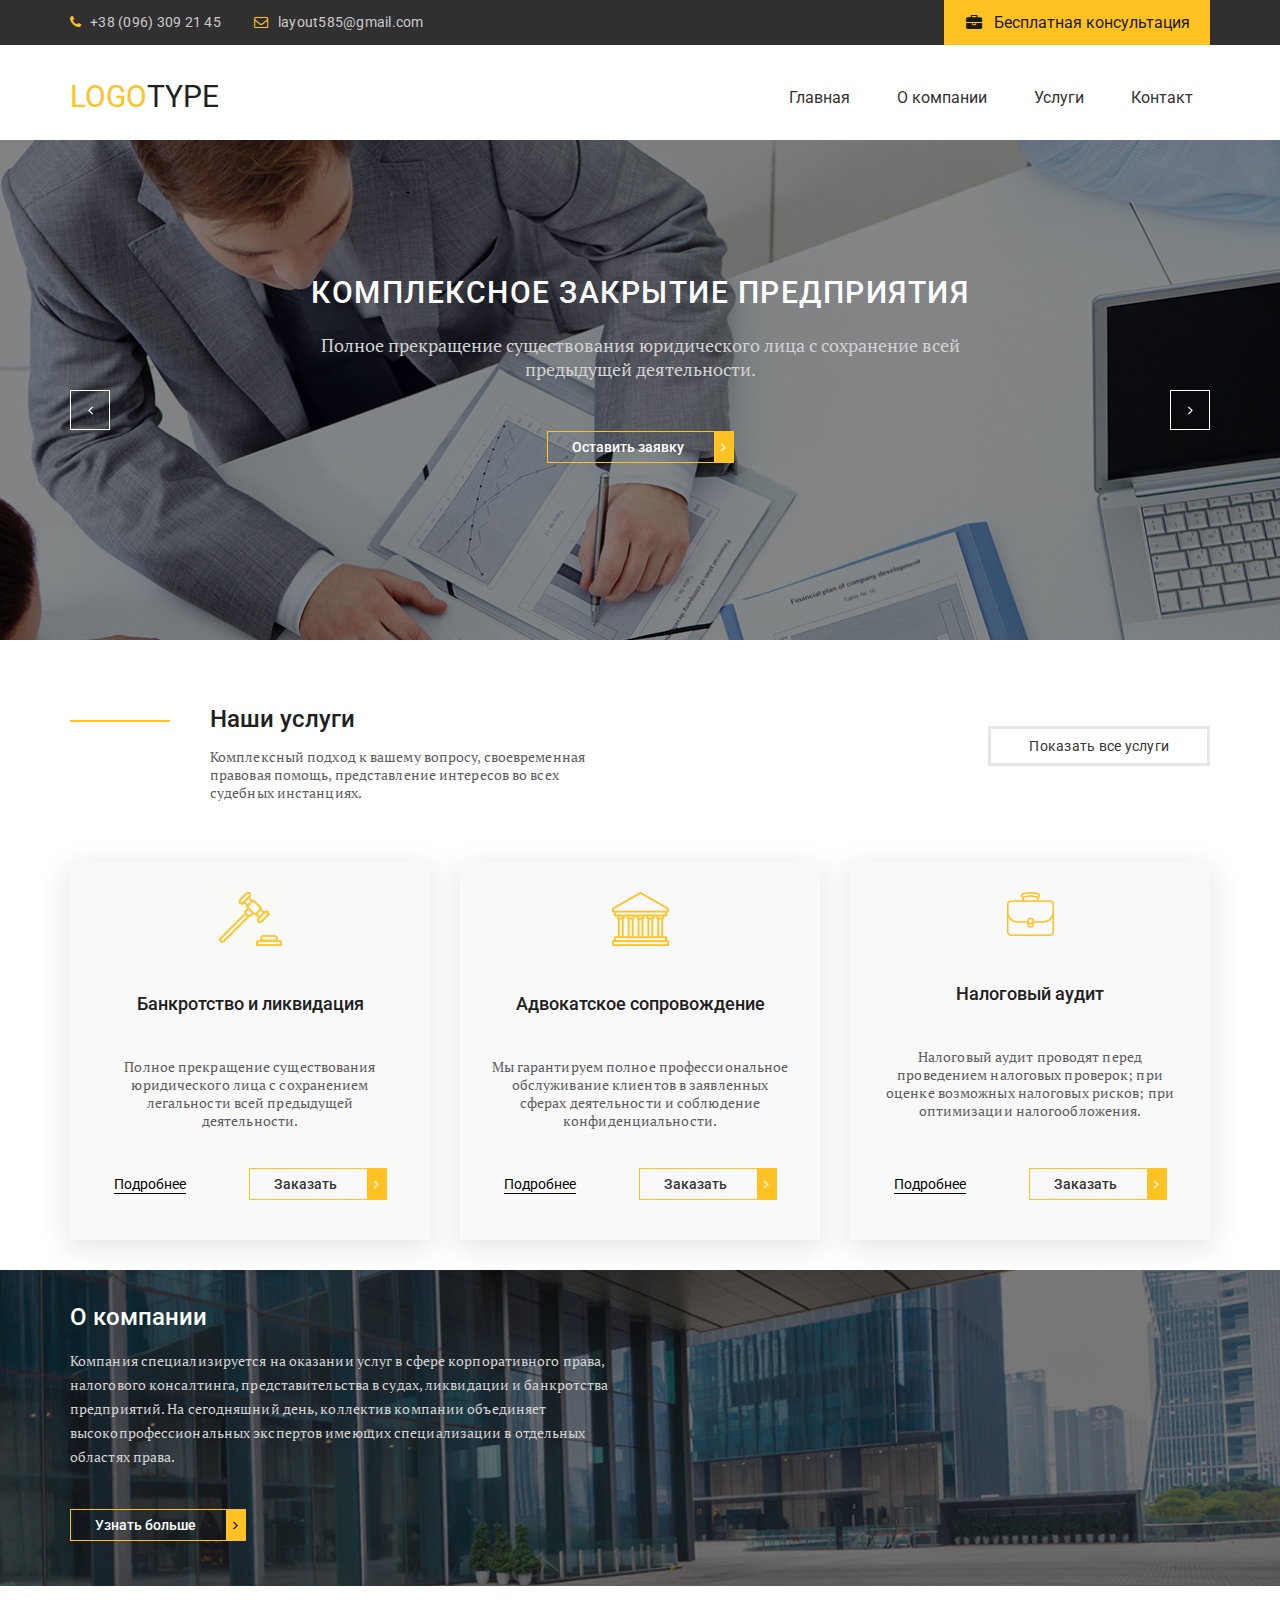
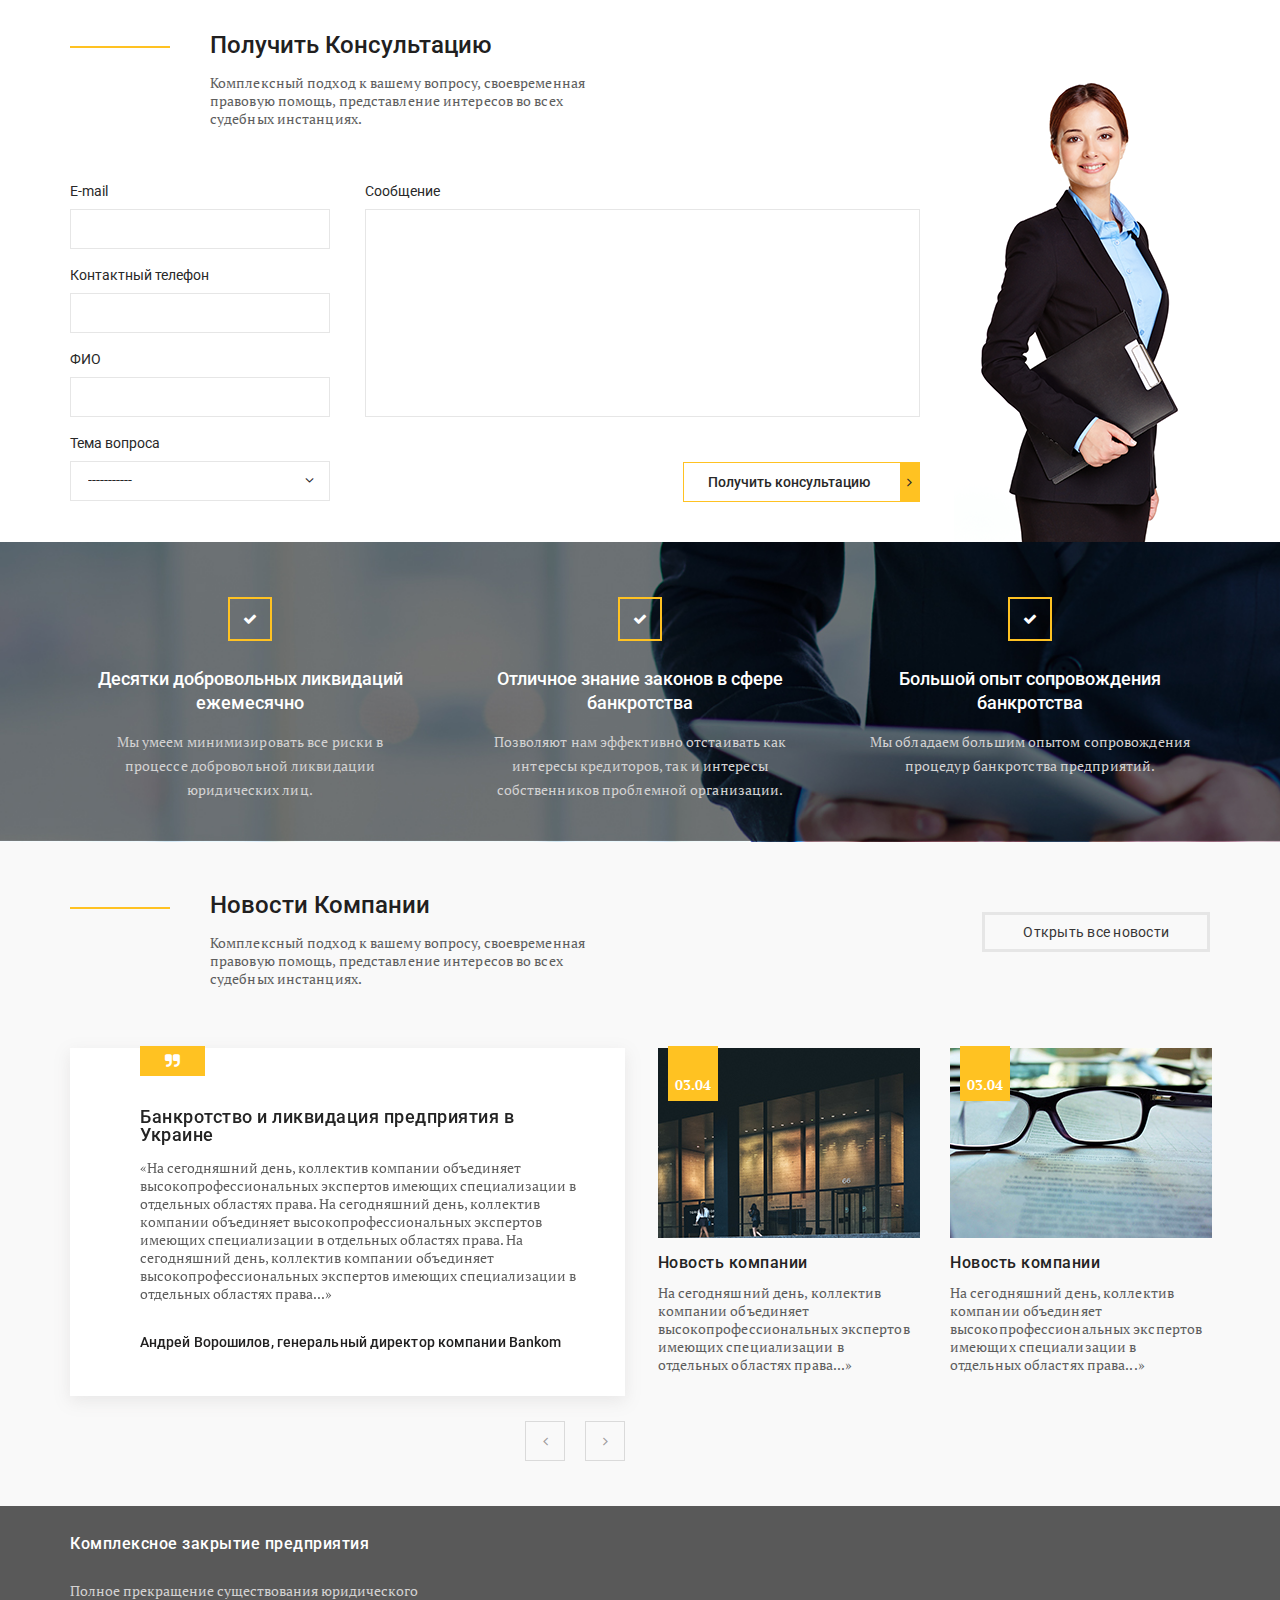
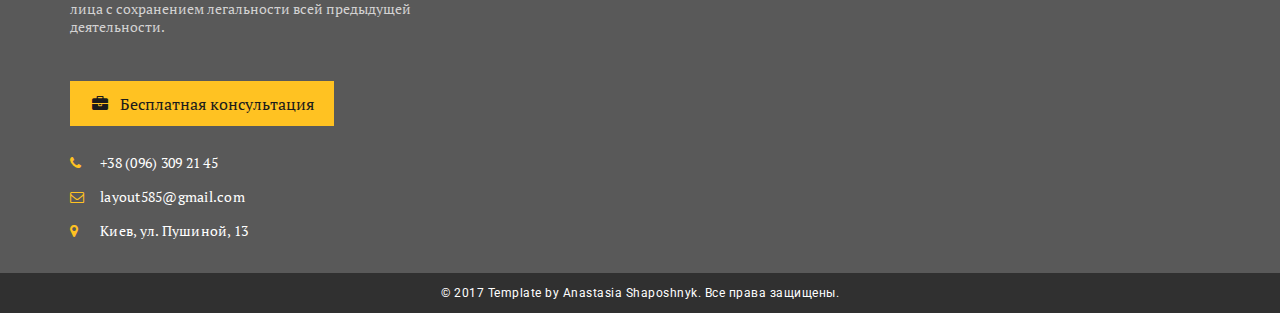
<file: logotype/index.html>
<!DOCTYPE html>
<html lang="ru">

<head>
  <meta charset="UTF-8">
  <meta name="viewport" content="width=device-width, initial-scale=1.0">
  <meta http-equiv="X-UA-Compatible" content="ie=edge">
  <title>Logotype</title>
  <link href="https://fonts.googleapis.com/css?family=PT+Serif:400,700%7CRoboto:400,500&display=swap&subset=cyrillic"
    rel="stylesheet">
  <link rel="stylesheet" href="css/normalize.css">
  <link rel="stylesheet" href="css/fonts.css">
  <link rel="stylesheet" href="css/jquery.fancybox.min.css">
  <link rel="stylesheet" href="css/slick.css">
  <link rel="stylesheet" href="css/jquery.formstyler.css" />
  <link rel="stylesheet" href="css/style.css">
  <link rel="stylesheet" href="css/media.css">
</head>

<body>
  <header class="header">
    <div class="header__top">
      <div class="container">
        <div class="header__wrapper">
          <div class="header__wrapper-left">
            <a class="header__phone" href="tel:380963092145">+38 (096) 309 21 45</a>
            <a class="header__email" href="#">layout585@gmail.com</a>
          </div>
          <div class="header__wrapper-left">
            <a class="header__btn" data-fancybox data-src="#modal" href="javascript:;">Бесплатная консультация</a>
          </div>
        </div>
      </div>
    </div>
    <div class="header__content">
      <div class="container">
        <div class="header__content-inner">
          <div class="header__logo">
            <a href="#">
              <svg xmlns="http://www.w3.org/2000/svg" xmlns:xlink="http://www.w3.org/1999/xlink"
                height="25px"><text kerning="auto" font-family="Tahoma" fill="rgb(0, 0, 0)" font-size="30px" x="0px" y="23.062px"><tspan font-size="30px" font-family="Roboto" fill="#FFC222">LOGO</tspan><tspan font-size="30px" font-family="Roboto" fill="#212020">TYPE</tspan></text></svg>
            </a>
          </div>
          <nav class="menu">
            <div class="header__btn-menu">
              <span class="icon-bars"></span>
            </div>
            <ul>
              <li><a href="#">Главная</a></li>
              <li><a href="#">О компании</a></li>
              <li><a href="#">Услуги</a></li>
              <li><a href="#">Контакт</a></li>
            </ul>
          </nav>
        </div>
      </div>
    </div>
  </header>
  <section class="slider">
    <div class="slider__inner">
      <div class="slider__item slider__item-slide-1">
        <div class="container">
          <div class="slider__content">
            <h2 class="slider__title">
              Комплексное закрытие предприятия
            </h2>
            <p class="slider__text">
              Полное прекращение существования юридического лица с сохранение всей предыдущей деятельности.
            </p>
            <a class="slider__btn default-btn" data-fancybox data-src="#modal" href="javascript:;">
              Оставить заявку
            </a>
          </div>
        </div>
      </div>
      <div class="slider__item slider__item-slide-2">
        <div class="container">
          <div class="slider__content">
            <h2 class="slider__title">
              Слайд №2
            </h2>
            <p class="slider__text">
              Полное прекращение существования юридического лица с сохранение всей предыдущей деятельности.
            </p>
            <a class="slider__btn default-btn" data-fancybox data-src="#modal" href="javascript:;">
              Оставить заявку
            </a>
          </div>
        </div>
      </div>
    </div>
  </section>

  <section class="service">
    <div class="container">
      <div class="service__top">
        <div class="service__title-box">
          <h2 class="service__title">
            Наши услуги
          </h2>
          <div class="service__text">
            Комплексный подход к вашему вопросу, своевременная правовая помощь, представление интересов во всех судебных
            инстанциях.
          </div>
        </div>
        <a href="#" class="service__btn">
          Показать все услуги
        </a>
      </div>
      <div class="service__items">
        <div class="service__item">
          <img src="img/service-1.png" alt="">
          <h3 class="service__item-title">
            Банкротство и ликвидация
          </h3>
          <div class="service__item-text">
            Полное прекращение существования юридического лица с сохранением легальности всей предыдущей деятельности.
          </div>
          <div class="service__item-btn">
            <a class="service__item-link" href="#">Подробнее</a>
            <a class="default-btn service__btn--card" data-fancybox data-src="#modal" href="javascript:;">
              Заказать
            </a>
          </div>
        </div>
        <div class="service__item">
          <img src="img/service-2.png" alt="">
          <h3 class="service__item-title">
            Адвокатское сопровождение
          </h3>
          <div class="service__item-text">
            Мы гарантируем полное профессиональное обслуживание клиентов в заявленных сферах деятельности и соблюдение
            конфиденциальности.
          </div>
          <div class="service__item-btn">
            <a class="service__item-link" href="#">Подробнее</a>
            <a class="default-btn service__btn--card" data-fancybox data-src="#modal" href="javascript:;">
              Заказать
            </a>
          </div>
        </div>
        <div class="service__item">
          <img src="img/service-3.png" alt="">
          <h3 class="service__item-title">
            Налоговый аудит
          </h3>
          <div class="service__item-text">
            Налоговый аудит проводят перед проведением налоговых проверок; при оценке возможных налоговых рисков; при
            оптимизации налогообложения.
          </div>
          <div class="service__item-btn">
            <a class="service__item-link" href="#">Подробнее</a>
            <a class="default-btn service__btn--card" data-fancybox data-src="#modal" href="javascript:;">
              Заказать
            </a>
          </div>
        </div>
      </div>
    </div>
  </section>

  <section class="about">
    <div class="container">
      <div class="about__inner">
        <h2 class="about__title">О компании</h2>
        <div class="about__text">
          Компания специализируется на оказании услуг в сфере корпоративного права, налогового консалтинга,
          представительства в судах, ликвидации и банкротства предприятий. На сегодняшний день, коллектив компании
          объединяет
          высокопрофессиональных экспертов имеющих
          специализации в отдельных областях права.
        </div>
        <a href="#" class="about__btn default-btn">
          Узнать больше
        </a>
      </div>
    </div>
  </section>

  <section class="form">
    <div class="container">
      <div class="form-inner">
        <div class="form__content">
          <div class="form__top">
            <div class="form__title-box">
              <h2 class="form__title">
                Получить Консультацию
              </h2>
              <div class="form__text">
                Комплексный подход к вашему вопросу, своевременная правовую помощь, представление интересов во всех
                судебных инстанциях.
              </div>
            </div>
          </div>
          <div class="form__box">
            <form>
              <div class="form__box-inner">
                <div class="form__box-left">
                  <label>
                    E-mail
                    <input type="text">
                  </label>
                  <label>
                    Контактный телефон
                    <input type="text">
                  </label>
                  <label>
                    ФИО
                    <input type="text">
                  </label>
                  <label>
                    Тема вопроса
                    <select>
                      <option>-----------</option>
                      <option>-----------</option>
                      <option>-----------</option>
                      <option>-----------</option>
                    </select>
                  </label>
                </div>
                <div class="form__box-right">
                  <label>
                    Сообщение
                    <textarea></textarea>
                  </label>
                  <button class="default-btn form-btn" type="submit">Получить консультацию</button>
                </div>
              </div>
            </form>
          </div>
        </div>
      </div>
    </div>
  </section>

  <section class="advantages">
    <div class="container">
      <div class="advantages__inner">
        <div class="advantages__item">
          <h4 class="advantages__title">
            Десятки добровольных ликвидаций ежемесячно
          </h4>
          <div class="advantages__text">
            Мы умеем минимизировать все риски в процессе добровольной ликвидации юридических лиц.
          </div>
        </div>
        <div class="advantages__item">
          <h4 class="advantages__title">
            Отличное знание законов в сфере банкротства
          </h4>
          <div class="advantages__text">
            Позволяют нам эффективно отстаивать как интересы кредиторов, так и интересы собственников проблемной организации.
          </div>
        </div>
        <div class="advantages__item">
          <h4 class="advantages__title">
            Большой опыт сопровождения банкротства
          </h4>
          <div class="advantages__text">
            Мы обладаем большим опытом сопровождения процедур банкротства предприятий.
          </div>
        </div>
      </div>
    </div>
  </section>

  <section class="news">
    <div class="container">
      <div class="news__top">
        <div class="news__title-box">
          <h2 class="news__title">
            Новости Компании
          </h2>
          <div class="news__text">
            Комплексный подход к вашему вопросу, своевременная правовую помощь, представление интересов во всех судебных инстанциях.
          </div>
        </div>
        <a href="#" class="news__btn">
          Открыть все новости
        </a>
      </div> 
      <div class="news_inner">
        <div class="news__slider">
          <div class="news__slider-inner">
            <div class="news__slider-item">
              <h4 class="news__slider-title">
                Банкротство и ликвидация предприятия в Украине
              </h4>
              <div class="news__slider-text">
                «На сегодняшний день, коллектив компании объединяет высокопрофессиональных экспертов имеющих специализации в отдельных областях права. На сегодняшний день, коллектив компании объединяет высокопрофессиональных экспертов имеющих специализации в отдельных областях права. На сегодняшний день, коллектив компании объединяет высокопрофессиональных экспертов имеющих специализации в отдельных областях права...»
              </div>
              <div class="news__slider-author">
                Андрей Ворошилов, генеральный директор компании Bankom
              </div>
            </div>
            <div class="news__slider-item">
              <h4 class="news__slider-title">
                Банкротство и ликвидация предприятия в Украине
              </h4>
              <div class="news__slider-text">
                «На сегодняшний день, коллектив компании объединяет высокопрофессиональных экспертов имеющих специализации в отдельных областях права. На сегодняшний день, коллектив компании объединяет высокопрофессиональных экспертов имеющих специализации в отдельных областях права. На сегодняшний день, коллектив компании объединяет высокопрофессиональных экспертов имеющих специализации в отдельных областях права...»
              </div>
              <div class="news__slider-author">
                Андрей Ворошилов, генеральный директор компании Bankom
              </div>
            </div>
            <div class="news__slider-item">
              <h4 class="news__slider-title">
                Банкротство и ликвидация предприятия в Украине
              </h4>
              <div class="news__slider-text">
                «На сегодняшний день, коллектив компании объединяет высокопрофессиональных экспертов имеющих специализации в отдельных областях права. На сегодняшний день, коллектив компании объединяет высокопрофессиональных экспертов имеющих специализации в отдельных областях права. На сегодняшний день, коллектив компании объединяет высокопрофессиональных экспертов имеющих специализации в отдельных областях права...»
              </div>
              <div class="news__slider-author">
                Андрей Ворошилов, генеральный директор компании Bankom
              </div>
            </div>
          </div>
        </div>
        <a href="#" class="news__blog">
          <div class="news__images">
            <img src="img/news-1.jpg" alt="">
            <div class="news__date">03.04</div>
          </div>
          <h5 class="news__blog-title">
            Новость компании 
          </h5>
          <div class="news__blog-text">
            На сегодняшний день, коллектив компании объединяет высокопрофессиональных экспертов имеющих специализации в отдельных областях права...»
          </div>
        </a>
        <a href="#" class="news__blog">
          <div class="news__images">
            <img src="img/news-2.jpg" alt="">
            <div class="news__date">03.04</div>
          </div>
          <h5 class="news__blog-title">
            Новость компании 
          </h5>
          <div class="news__blog-text">
            На сегодняшний день, коллектив компании объединяет высокопрофессиональных экспертов имеющих специализации в отдельных областях права...»
          </div>
        </a>
      </div> 
    </div>
  </section>

  <footer class="footer">
    <div class="footer__content">
      <div class="container">
        <div class="footer__inner">
          <div class="footer__info">
            <h5 class="foooter__title">Комплексное закрытие предприятия</h5>
            <div class="footer__text">
              Полное прекращение существования юридического лица с сохранением легальности всей предыдущей деятельности.
            </div>
            <a class="footer__btn" data-fancybox data-src="#modal" href="javascript:;">Бесплатная консультация</a>
            <ul class="footer__list">
              <li><a class="footer__phone" href="tel:+380963092145">+38 (096) 309 21 45 </a></li>
              <li><a class="footer__email" href="#">layout585@gmail.com</a></li>
              <li><a class="footer__adress" href="#">Киев, ул. Пушиной, 13</a></li>
            </ul>
          </div>
          <div class="footer__map">
            <iframe src="https://www.google.com/maps/embed?pb=!1m18!1m12!1m3!1d2540.124391996489!2d30.364922015731644!3d50.457408279476354!2m3!1f0!2f0!3f0!3m2!1i1024!2i768!4f13.1!3m3!1m2!1s0x40d4cc919501b4ef%3A0x71a476f68f4c8246!2z0YPQuy4g0KTQtdC-0LTQvtGA0Ysg0J_Rg9GI0LjQvdC-0LksIDEzLCDQmtC40LXQsiwg0KPQutGA0LDQuNC90LAsIDAyMDAw!5e0!3m2!1sru!2sru!4v1577242361685!5m2!1sru!2sru"  style="border:0;" allowfullscreen=""></iframe>
          </div>
        </div>
      </div>
    </div>
    <div class="footer__copy">
      <div class="container">
        <div class="footer__copy-text">
          © 2017 Template by Anastasia Shaposhnyk. Все права защищены.
        </div>
      </div>
    </div>
  </footer>

  <div style="display: none;" id="modal">
    <form>
      <input type="text" placeholder="Ваше имя">
      <input type="text" placeholder="Ваше телефон">
      <input type="submit" value="Отправить">
    </form>
  </div>

  <script src="https://ajax.googleapis.com/ajax/libs/jquery/3.4.1/jquery.min.js"></script>
  <script src="js/jquery.fancybox.min.js"></script>
  <script src="js/slick.min.js"></script>
  <script src="js/jquery.formstyler.min.js"></script>
  <script src="js/main.js"></script>
</body>

</html>
</file>
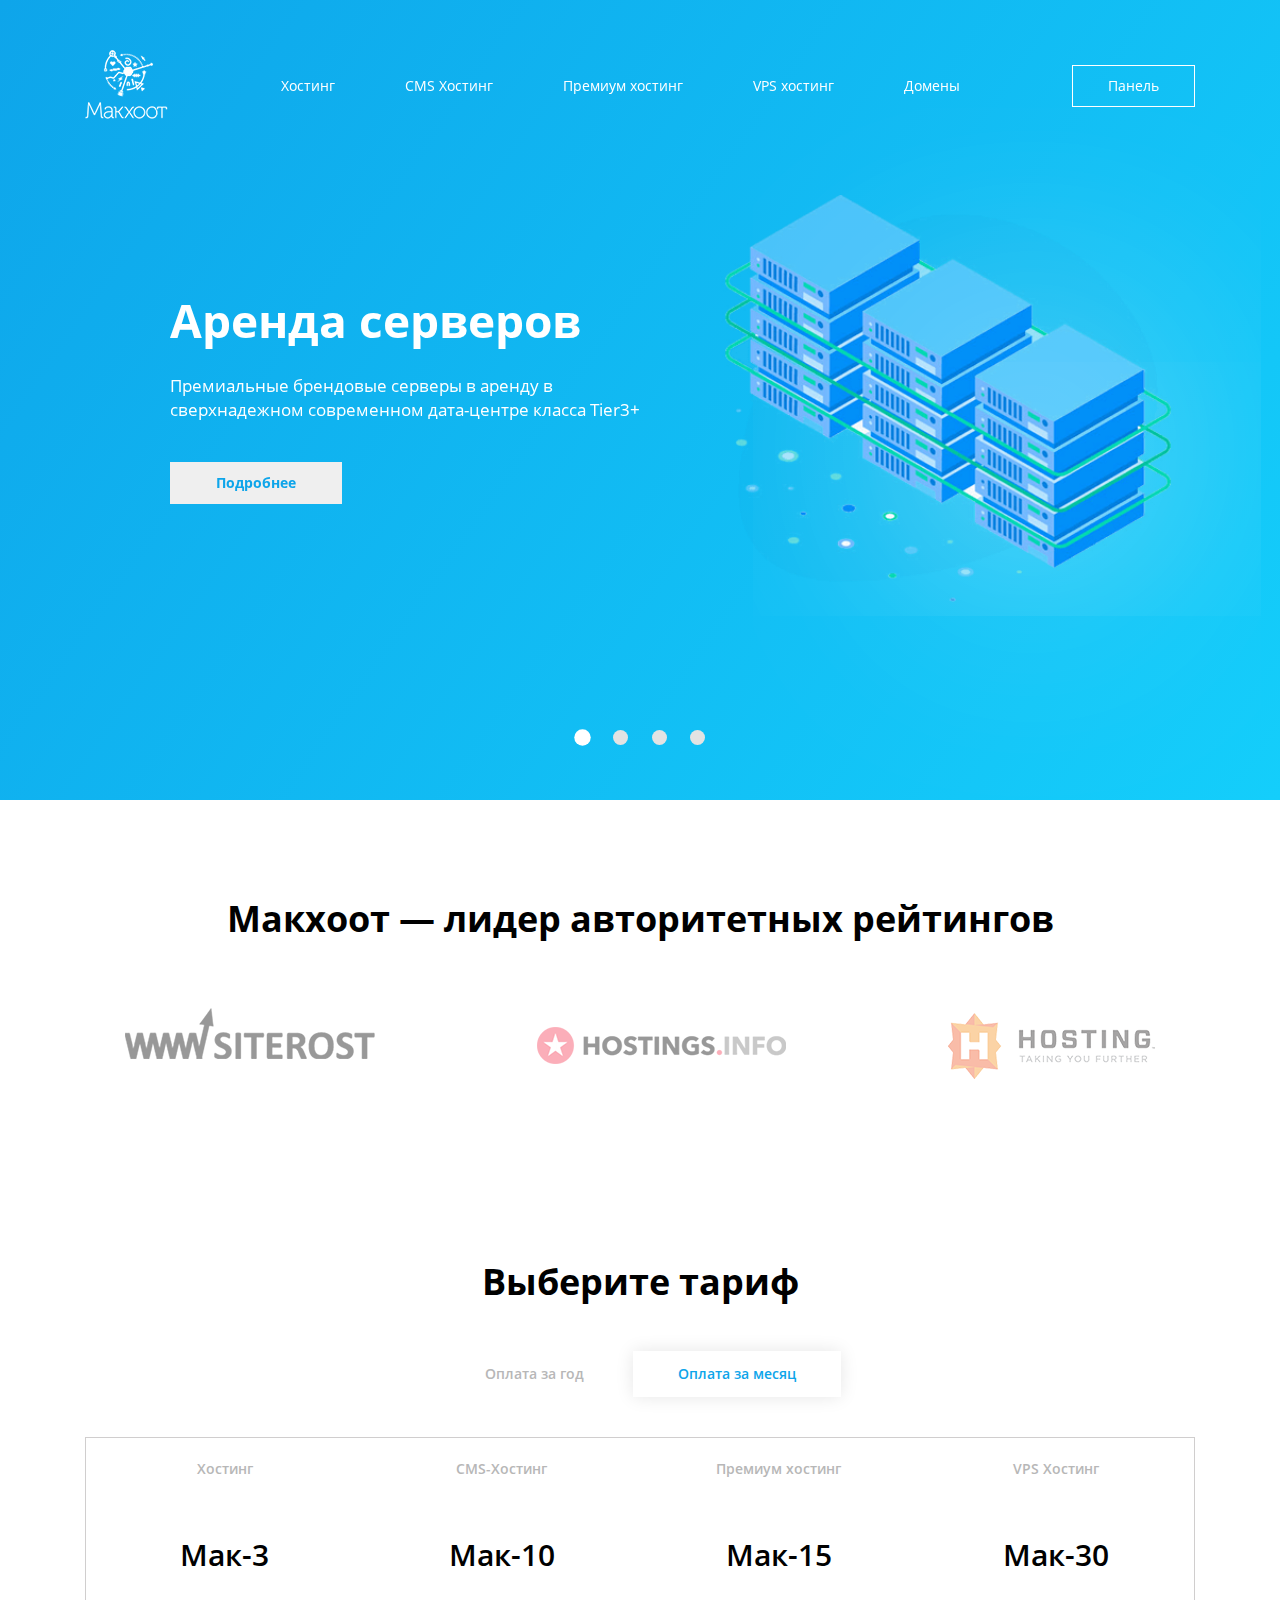
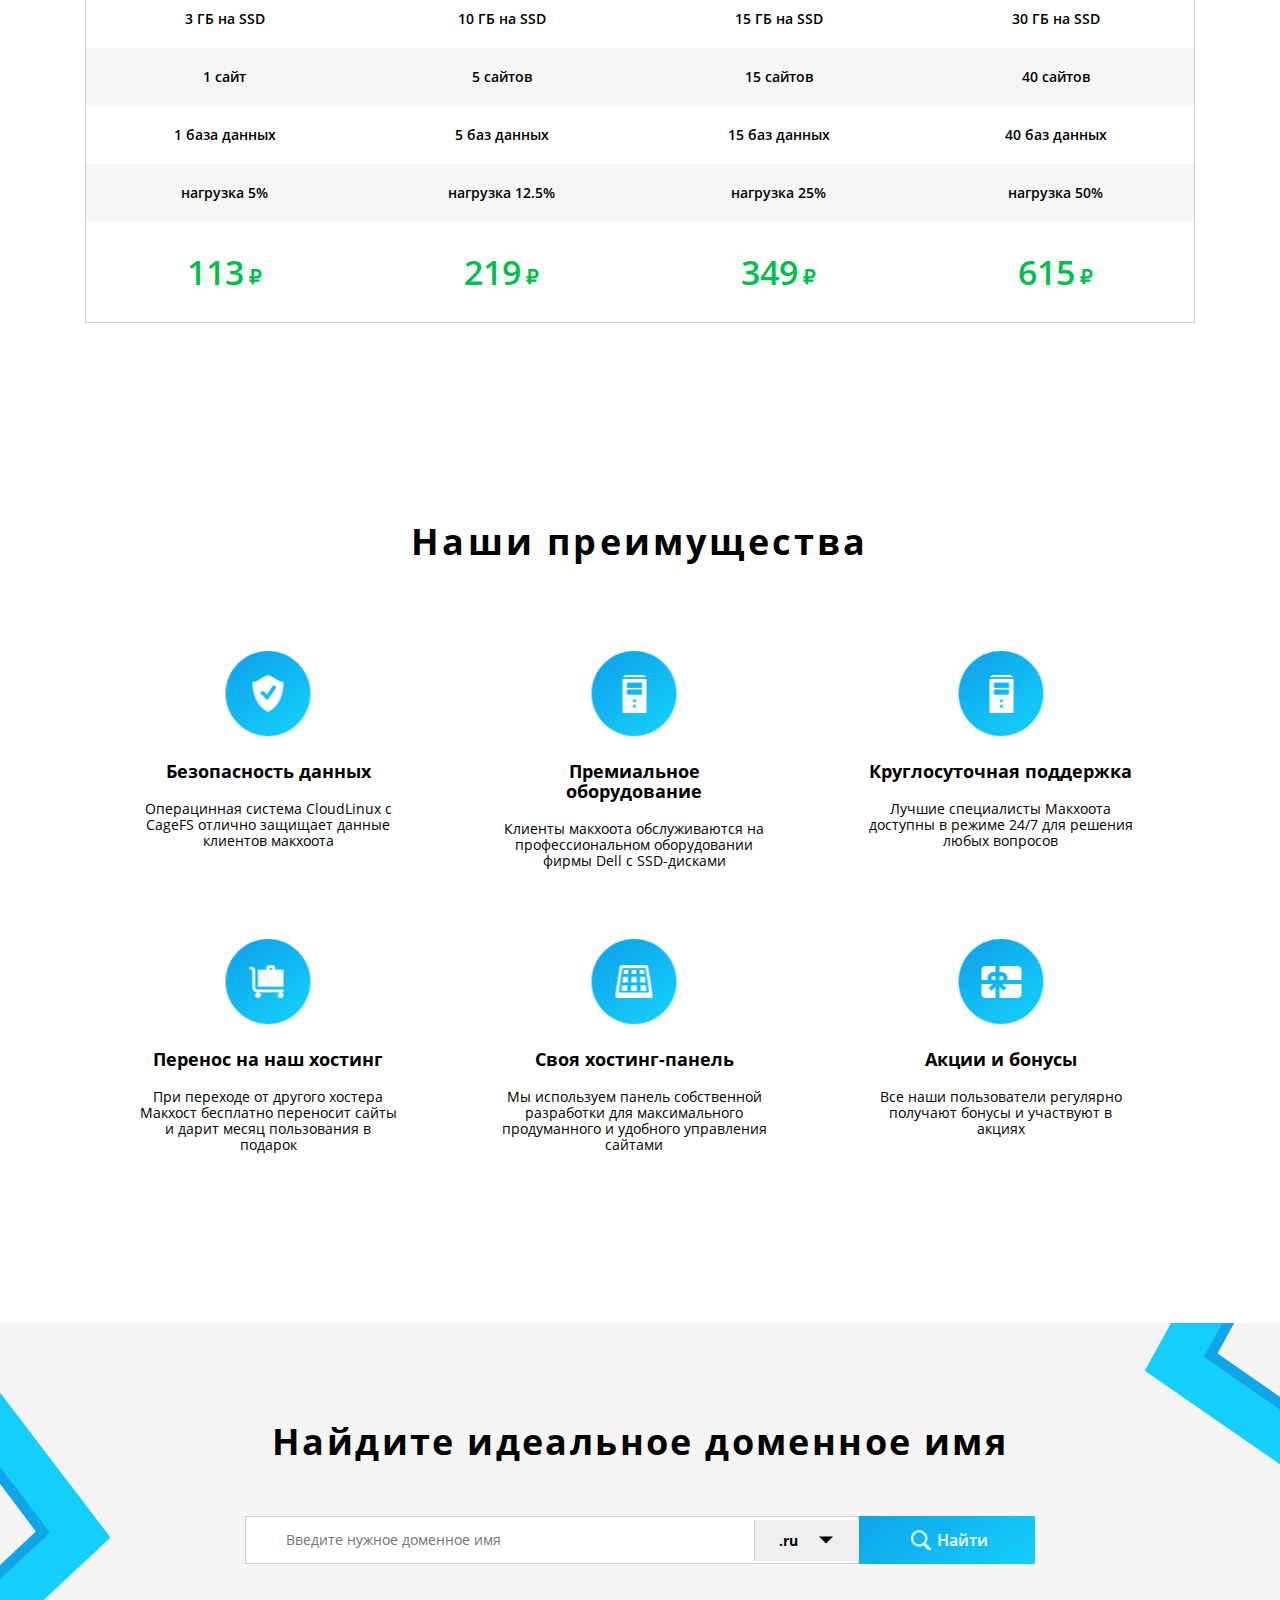
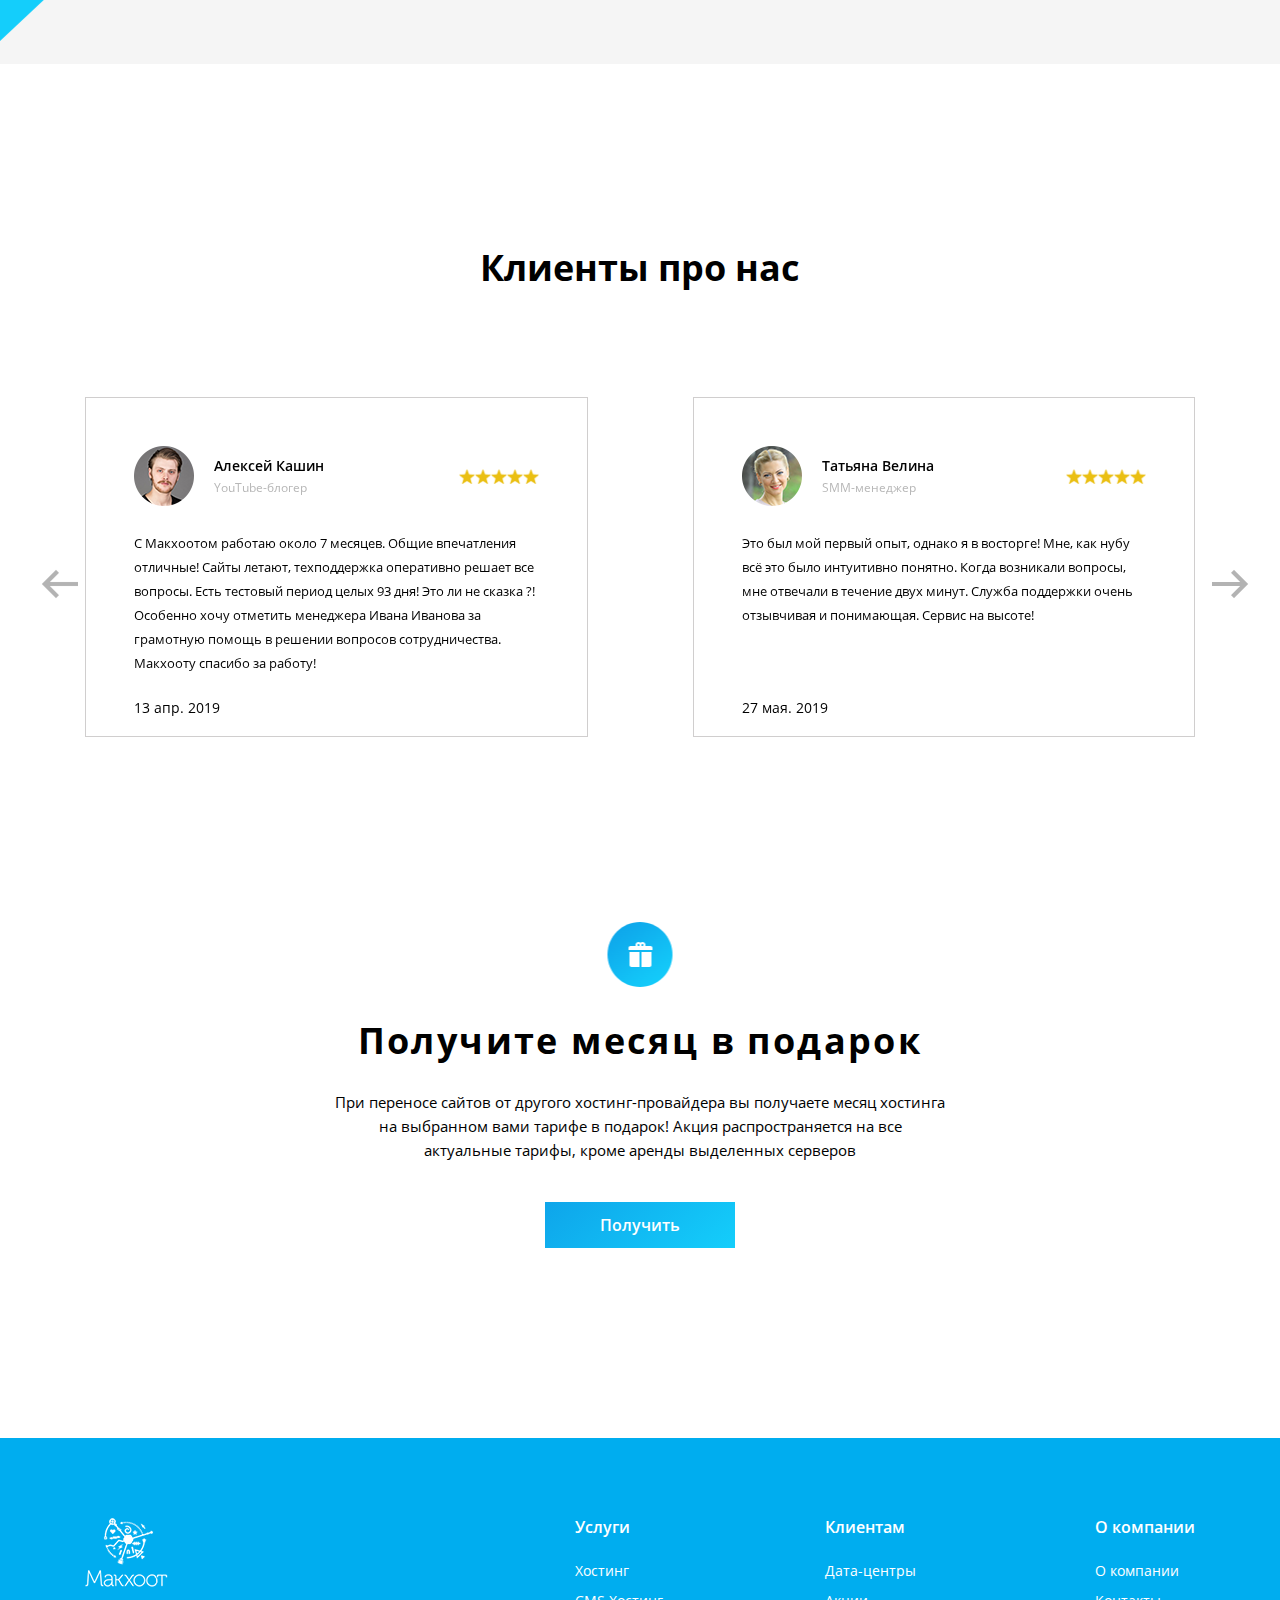
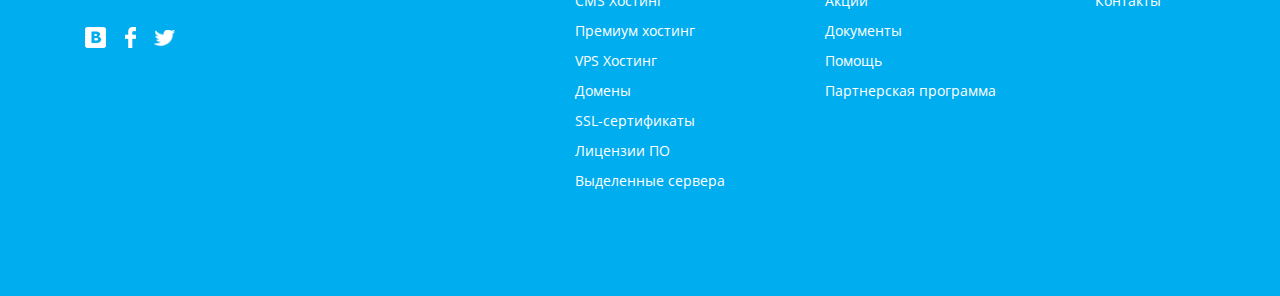
<file: Makxoot/index.html>
<!DOCTYPE html>
<html lang="ru">

<head>
  <meta charset="UTF-8">
  <meta name="viewport" content="width=device-width, initial-scale=1.0">
  <title>Makxoot</title>
  <link rel="stylesheet" href="./css/normalize.css">
  <link rel="stylesheet" href="./css/fonts.css">
  <link rel="stylesheet" href="./plugins/swiper/swiper-bundle.min.css">
  <link rel="stylesheet" href="./css/style.css">
</head>

<body>
  <header class="header">
    <div class="container">
      <div class="header__wrapper">
        <div class="header__logo">
          <a href="/"><img src="./images/logo.png" alt="Makxoot лого" title="Makxoot лого"></a>
        </div>
        <nav id="headerNav" class="header__nav">
          <ul class="nav-list">
            <li class="nav-list__item"><a class="nav-list__item-link" href="#">Хостинг</a></li>
            <li class="nav-list__item"><a class="nav-list__item-link" href="#">CMS Хостинг</a></li>
            <li class="nav-list__item"><a class="nav-list__item-link" href="#">Премиум хостинг</a></li>
            <li class="nav-list__item"><a class="nav-list__item-link" href="#">VPS хостинг</a></li>
            <li class="nav-list__item"><a class="nav-list__item-link" href="#">Домены</a></li>
            <button id="headerBurgClose" class="header__burger-close-btn">X</button>
          </ul>
        </nav>
        <button id="headerBurg" class="header__btn header__menu">Меню</button>
        <button class="header__btn">Панель</button>
      </div>
    </div>
  </header>
  <main>
    <section class="main-slider">
        <div class="main-slider__wrapper swiper-container ">
          <div class="swiper-wrapper">
            <div class="main-slider__item swiper-slide">
              <div class="container">
                <div class="main-slider__item-inner main-slider__item-inner-1">
                  <div class="main-slider-text">
                    <h2 class="main-slider__title">Аренда серверов</h2>
                    <p class="main-slider__note">
                      Премиальные брендовые серверы в аренду
                      в сверхнадежном современном дата-центре класса Tier3+
                    </p>
                    <button class="main-slider__btn">Подробнее</button>
                  </div>
                </div>               
              </div>             
            </div>
            <div class="main-slider__item swiper-slide">
              <div class="container">
                <div class="main-slider__item-inner main-slider__item-inner-2">
                  <div class="main-slider-text">
                    <h2 class="main-slider__title">Второй слайд</h2>
                    <p class="main-slider__note">
                      Премиальные брендовые серверы в аренду
                      в сверхнадежном современном дата-центре класса Tier3+
                    </p>
                    <button class="main-slider__btn">Подробнее</button>
                  </div>
                </div>               
              </div>             
            </div>
            <div class="main-slider__item swiper-slide">
              <div class="container">
                <div class="main-slider__item-inner main-slider__item-inner-3">
                  <div class="main-slider-text">
                    <h2 class="main-slider__title">Третий слайд</h2>
                    <p class="main-slider__note">
                      Премиальные брендовые серверы в аренду
                      в сверхнадежном современном дата-центре класса Tier3+
                    </p>
                    <button class="main-slider__btn">Подробнее</button>
                  </div>
                </div>               
              </div>             
            </div>
            <div class="main-slider__item swiper-slide">
              <div class="container">
                <div class="main-slider__item-inner main-slider__item-inner-4">
                  <div class="main-slider-text">
                    <h2 class="main-slider__title">Четвертый слайд</h2>
                    <p class="main-slider__note">
                      Премиальные брендовые серверы в аренду
                      в сверхнадежном современном дата-центре класса Tier3+
                    </p>
                    <button class="main-slider__btn">Подробнее</button>
                  </div>
                </div>               
              </div>             
            </div>
          </div>
        </div>
        <div class="swiper-pagination"></div>
    </section>
    <section class="ratings">
      <div class="container">
        <div class="ratings__wrapper">
          <h2 class="ratings__title">Макхоот — лидер авторитетных рейтингов</h2>
          <div class="ratings__company">
            <div class="ratings__company-item">
              <img src="./images/siterost-ru-logo2.png" alt="siterost-ru-logo" title="siterost-ru-logo">
            </div>
            <div class="ratings__company-item">
              <img src="./images/hostings.info-logo.png" alt="hostings.info-logo" title="hostings.info-logo">
            </div>
            <div class="ratings__company-item">
              <img src="./images/hosting-cloud-partner-logo.png" alt="hosting-cloud-logo" title="hosting-cloud-logo">
            </div>
          </div>
        </div>
      </div>
    </section>
    <section class="rate">
      <div class="container">
        <h2 class="rate__title">Выберите тариф</h2>
        <div class="rate__btns">
          <button class="rate__btn rate__btn--year">Оплата за год</button>
          <button class="rate__btn rate__btn--month rate__btn--active">Оплата за месяц</button>
        </div>
        <div class="rate__tariff-plans">
          <div class="tariff-plans__item">
            <div class="tariff-plans__title">
              Хостинг
            </div>
            <div class="tariff-plans__name">
              Мак-3
            </div>
            <ul class="tariff-plans__list">
              <li class="tariff-plans__list-item">
                3 ГБ на SSD
              </li>
              <li class="tariff-plans__list-item">
                1 сайт
              </li>
              <li class="tariff-plans__list-item">
                1 база данных
              </li>
              <li class="tariff-plans__list-item">
                нагрузка 5%
              </li>
            </ul>
            <div class="tariff-plans__price">
              <span class="tariff-plans__price-sum">113</span>
              <span class="tariff-plans__price-r">&nbsp;₽</span>
            </div>
          </div>
          <div class="tariff-plans__item">
            <div class="tariff-plans__title">
              CMS-Хостинг
            </div>
            <div class="tariff-plans__name">
              Мак-10
            </div>
            <ul class="tariff-plans__list">
              <li class="tariff-plans__list-item">
                10 ГБ на SSD
              </li>
              <li class="tariff-plans__list-item">
                5 сайтов
              </li>
              <li class="tariff-plans__list-item">
                5 баз данных
              </li>
              <li class="tariff-plans__list-item">
                нагрузка 12.5%
              </li>
            </ul>
            <div class="tariff-plans__price">
              <span class="tariff-plans__price-sum">219</span>
              <span class="tariff-plans__price-r">&nbsp;₽</span>
            </div>
          </div>
          <div class="tariff-plans__item">
            <div class="tariff-plans__title">
              Премиум хостинг
            </div>
            <div class="tariff-plans__name">
              Мак-15
            </div>
            <ul class="tariff-plans__list">
              <li class="tariff-plans__list-item">
                15 ГБ на SSD
              </li>
              <li class="tariff-plans__list-item">
                15 cайтов
              </li>
              <li class="tariff-plans__list-item">
                15 баз данных
              </li>
              <li class="tariff-plans__list-item">
                нагрузка 25%
              </li>
            </ul>
            <div class="tariff-plans__price">
              <span class="tariff-plans__price-sum">349</span>
              <span class="tariff-plans__price-r">&nbsp;₽</span>
            </div>
          </div>
          <div class="tariff-plans__item">
            <div class="tariff-plans__title">
              VPS Хостинг
            </div>
            <div class="tariff-plans__name">
              Мак-30
            </div>
            <ul class="tariff-plans__list">
              <li class="tariff-plans__list-item">
                30 ГБ на SSD
              </li>
              <li class="tariff-plans__list-item">
                40 cайтов
              </li>
              <li class="tariff-plans__list-item">
                40 баз данных
              </li>
              <li class="tariff-plans__list-item">
                нагрузка 50%
              </li>
            </ul>
            <div class="tariff-plans__price">
              <span class="tariff-plans__price-sum">615</span>
              <span class="tariff-plans__price-r">&nbsp;₽</span>
            </div>
          </div>
        </div>
      </div>
    </section>
    <section class="advantages">
      <div class="container">
        <h2 class="advantages__title">Наши преимущества</h2>
        <div class="advantages__box">
          <div class="advantages__item advantages__item-1">
            <h4 class="advantages__item-title">Безопасность данных</h4>
            <p class="advantages__text">Операцинная система CloudLinux
              с CageFS отлично защищает данные
              клиентов макхоота</p>
          </div>
          <div class="advantages__item advantages__item-2">
            <h4 class="advantages__item-title">Премиальное оборудование</h4>
            <p class="advantages__text">Клиенты макхоота обслуживаются на
              профессиональном оборудовании
              фирмы Dell с SSD-дисками</p>
          </div>
          <div class="advantages__item advantages__item-3">
            <h4 class="advantages__item-title">Круглосуточная поддержка</h4>
            <p class="advantages__text">Лучшие специалисты Макхоота
              доступны в режиме 24/7 для решения
              любых вопросов</p>
          </div>
          <div class="advantages__item advantages__item-4">
            <h4 class="advantages__item-title">Перенос на наш хостинг</h4>
            <p class="advantages__text">При переходе от другого хостера
              Макхост бесплатно переносит сайты и
              дарит месяц пользования в подарок</p>
          </div>
          <div class="advantages__item advantages__item-5">
            <h4 class="advantages__item-title">Своя хостинг-панель</h4>
            <p class="advantages__text">Мы используем панель собственной
              разработки для максимального продуманного и
              удобного управления сайтами</p>
          </div>
          <div class="advantages__item advantages__item-6">
            <h4 class="advantages__item-title">Акции и бонусы</h4>
            <p class="advantages__text">Все наши пользователи регулярно
              получают бонусы и участвуют в акциях</p>
          </div>
        </div>
      </div>
    </section>
    <section class="domen-name">
      <div class="container">
        <h2 class="domen-name__title">Найдите идеальное доменное имя</h2>
        <form class="domen-name__form">
          <input class="domen-name__input" type="text" placeholder="Введите нужное доменное имя">
          <div class="domen-name__select-box">
            <select class="domen-name__select">
              <option value=".ru">.ru</option>
              <option value=".com">.com</option>
            </select>
          </div>          
          <button class="domen-name__btn grad-btn">Найти</button>
        </form>
      </div>
    </section>
    <section class="clients">
      <div class="container">
        <div class="clients_wrapper">
          <h2 class="clients__title">Клиенты про нас</h2>
          <div class="clients__slider swiper-container">
            <!-- Additional required wrapper -->
            <div class="swiper-wrapper">
              <!-- Slides -->
              <div class="clients__slider-item swiper-slide">
                <div class="client__top">
                  <img class="client__img" src="./images/slider_img-man.png" alt="client foto">
                  <div class="client__info">
                    <div class="client__name">Алексей Кашин</div>
                    <div class="client__prof">YouTube-блогер</div>
                  </div>
                  <div class="client__stars"></div>
                </div>
                <div class="client__bottom">
                  <div class="client-text">С Макхоотом работаю около 7 месяцев. Общие
                    впечатления отличные! Сайты летают, техподдержка
                    оперативно решает все вопросы. Есть тестовый период
                    целых 93 дня! Это ли не сказка ?! Особенно хочу отметить
                    менеджера Ивана Иванова за грамотную помощь
                    в решении вопросов сотрудничества. Макхооту спасибо
                    за работу!</div>
                  <div class="client-date">13 апр. 2019</div>
                </div>
              </div>
              <div class="clients__slider-item swiper-slide">
                <div class="client__top">
                  <img class="client__img" src="./images/slider_img-woman.png" alt="client foto">
                  <div class="client__info">
                    <div class="client__name">Татьяна Велина</div>
                    <div class="client__prof">SMM-менеджер</div>
                  </div>
                  <div class="client__stars"></div>
                </div>
                <div class="client__bottom">
                  <div class="client-text">Это был мой первый опыт, однако я в восторге! Мне, как нубу
                    всё это было интуитивно понятно. Когда возникали вопросы,
                    мне отвечали в течение двух минут. Служба поддержки очень
                    отзывчивая и понимающая.
                    Сервис на высоте!</div>
                  <div class="client-date">27 мая. 2019</div>
                </div>
              </div>
              <div class="clients__slider-item swiper-slide">
                <div class="client__top">
                  <img class="client__img" src="./images/slider_img-man.png" alt="client foto">
                  <div class="client__info">
                    <div class="client__name">Алексей Кашин</div>
                    <div class="client__prof">YouTube-блогер</div>
                  </div>
                  <div class="client__stars"></div>
                </div>
                <div class="client__bottom">
                  <div class="client-text">С Макхоотом работаю около 7 месяцев. Общие
                    впечатления отличные! Сайты летают, техподдержка
                    оперативно решает все вопросы. Есть тестовый период
                    целых 93 дня! Это ли не сказка ?! Особенно хочу отметить
                    менеджера Ивана Иванова за грамотную помощь
                    в решении вопросов сотрудничества. Макхооту спасибо
                    за работу!</div>
                  <div class="client-date">13 апр. 2019</div>
                </div>
              </div>
              <div class="clients__slider-item swiper-slide">
                <div class="client__top">
                  <img class="client__img" src="./images/slider_img-woman.png" alt="client foto">
                  <div class="client__info">
                    <div class="client__name">Татьяна Велина</div>
                    <div class="client__prof">SMM-менеджер</div>
                  </div>
                  <div class="client__stars"></div>
                </div>
                <div class="client__bottom">
                  <div class="client-text">Это был мой первый опыт, однако я в восторге! Мне, как нубу
                    всё это было интуитивно понятно. Когда возникали вопросы,
                    мне отвечали в течение двух минут. Служба поддержки очень
                    отзывчивая и понимающая.
                    Сервис на высоте!</div>
                  <div class="client-date">27 мая. 2019</div>
                </div>
              </div>
            </div>

          </div>
          <div class="clients__slider-btn swiper-button-prev"></div>
          <div class="clients__slider-btn swiper-button-next"></div>

        </div>

      </div>
    </section>
    <section class="present">
      <div class="container">
        <h2 class="present__title">Получите месяц в подарок</h2>
        <div class="present__text">При переносе сайтов от другого хостинг-провайдера вы получаете месяц
          хостинга на выбранном вами тарифе в подарок! Акция распространяется на
          все актуальные тарифы, кроме аренды выделенных серверов</div>
        <button class="present-btn grad-btn">Получить</button>
      </div>
    </section>
    <footer class="footer">
      <div class="container">
        <div class="footer__wrapper">
          <div class="footer__left">
            <div class="footer__logo">
              <img src="./images/logo.png" alt="logo">
            </div>
            <div class="footer__social">
              <a href="#" class="footer__social-link footer__social-link--vk"></a>
              <a href="#" class="footer__social-link footer__social-link--fb"></a>
              <a href="#" class="footer__social-link footer__social-link--tw"></a>
            </div>
          </div>
          <div class="footer__right">
            <div class="footer__menu">
              <div class="footer__title">Услуги</div>
              <ul class="footer__menu-list">
                <li><a class="footer__menu-list-link" href="#">Хостинг</a></li>
                <li><a class="footer__menu-list-link" href="#">СMS Хостинг</a></li>
                <li><a class="footer__menu-list-link" href="#">Премиум хостинг</a></li>
                <li><a class="footer__menu-list-link" href="#">VPS Хостинг</a></li>
                <li><a class="footer__menu-list-link" href="#">Домены
                  </a></li>
                <li><a class="footer__menu-list-link" href="#">SSL-сертификаты</a></li>
                <li><a class="footer__menu-list-link" href="#">Лицензии ПО</a></li>
                <li><a class="footer__menu-list-link" href="#">Выделенные сервера</a></li>
              </ul>
            </div>
            <div class="footer__menu">
              <div class="footer__title">Клиентам</div>
              <ul class="footer__menu-list">
                <li><a class="footer__menu-list-link" href="#">Дата-центры</a></li>
                <li><a class="footer__menu-list-link" href="#">Акции</a></li>
                <li><a class="footer__menu-list-link" href="#">Документы</a></li>
                <li><a class="footer__menu-list-link" href="#">Помощь</a></li>
                <li><a class="footer__menu-list-link" href="#">Партнерская программа</a></li>
              </ul>
            </div>
            <div class="footer__menu">
              <div class="footer__title">О компании</div>
              <ul class="footer__menu-list">
                <li><a class="footer__menu-list-link" href="#">О компании</a></li>
                <li><a class="footer__menu-list-link" href="#">Контакты</a></li>
              </ul>
            </div>
          </div>
        </div>
      </div>

    </footer>
  </main>
  <script src="./plugins/swiper/swiper-bundle.min.js"></script>
  <script src="./js/main.js"></script>
</body>

</html>
</file>
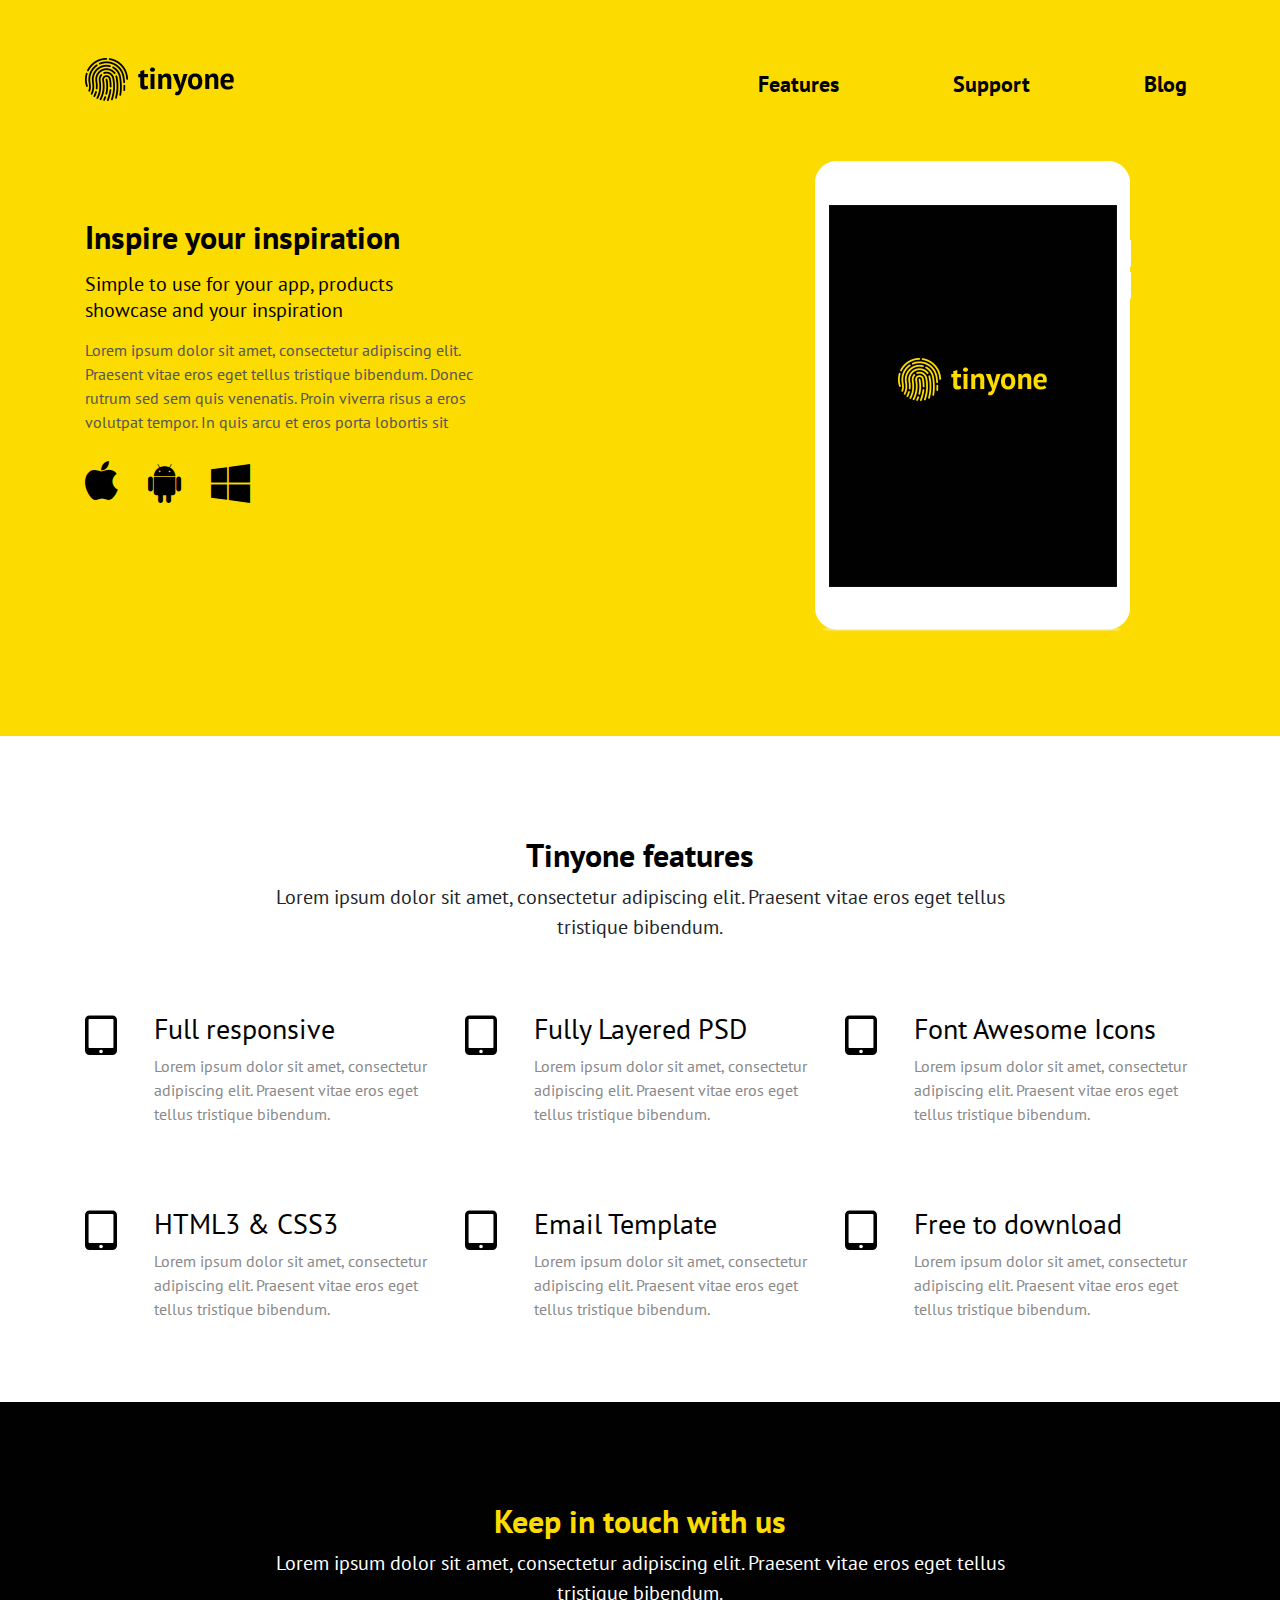
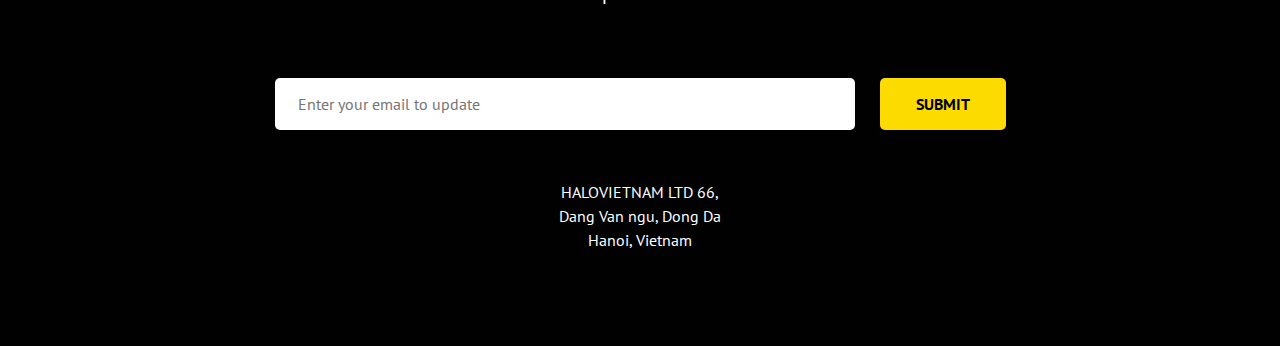
<file: tinyone/index.html>
<!DOCTYPE html>
<html lang="en">
<head>
  <meta charset="UTF-8">
  <meta name="viewport" content="width=device-width, initial-scale=1.0">
  <meta http-equiv="X-UA-Compatible" content="ie=edge">
  <title>Tinyone</title>
  <link href="https://fonts.googleapis.com/css?family=PT+Sans:400,700" rel="stylesheet"> 
  <link rel="stylesheet" href="css/bootstrap.min.css">
  <link rel="stylesheet" href="https://stackpath.bootstrapcdn.com/font-awesome/4.7.0/css/font-awesome.min.css">
  <link rel="stylesheet" href="css/animate.css">
  <link rel="stylesheet" href="css/main.css">
</head>
<body>
  <header id="header" class="header">
    <div class="container">
      <div class="row">
        <div class="col-lg-3">
          <img src="img/logo.png" alt="tinyone_logo" class="logo animated fadeInUp">
        </div>
        <div class="col-lg-5 ml-auto">
          <nav>
            <ul class="menu d-flex justify-content-center animated fadeInDown">
              <li class="menu__item">
                <a href="#">Features</a>
              </li>
              <li class="menu__item">
                <a href="#">Support</a>
              </li>
              <li class="menu__item">
                <a href="#">Blog</a>
              </li>
            </ul>
          </nav>
        </div>
      </div>
      <div class="row">
        <div class="col-lg-6">
            <div class="offer animated fadeInLeft">
              <h1 class="offer__title">Inspire your inspiration</h1>
              <div class="offer__intro">Simple to use for your app, products <br> showcase and your inspiration</div>
              <p class="offer__text">Lorem ipsum dolor sit amet, consectetur adipiscing elit. Praesent vitae eros eget tellus tristique bibendum. Donec rutrum sed sem quis venenatis. Proin viverra risus a eros volutpat tempor. In quis arcu et eros porta lobortis sit </p>
              <ul class="icons d-flex">
                <li class="icons__item"><a href="#"><i class="fa fa-apple"></i></a></li>
                <li class="icons__item"><a href="#"><i class="fa fa-android"></i></a></li>
                <li class="icons__item"><a href="#"><i class="fa fa-windows"></i></a></li>
              </ul>
            </div>
        </div>
        <div class="col-lg-5 ml-auto  animated fadeInRight">
          <img class="ipad" src="img/ipad.png" alt="ipad">
        </div>
      </div>
    </div>
  </header>
  <section id="features" class="features">
      <div class="container">
        <div class="row">
          <div class="col-lg-12">
            <div class="title">
              <h2 class="title__main">Tinyone features</h2>
              <p class="title__text">
                Lorem ipsum dolor sit amet, consectetur adipiscing elit. Praesent vitae eros eget tellus tristique bibendum.
              </p>
            </div>
          </div>
        </div>
        <div class="row">
          <div class="col-lg-4">
            <div class="feature d-flex">
              <i class="fa fa-tablet feature__icon"></i>
              <div class="feature__block">
                <h3 class="feature__title">Full responsive</h3>
                <p class="feature__text">Lorem ipsum dolor sit amet, consectetur adipiscing elit. Praesent vitae eros eget tellus tristique bibendum.</p>
              </div>
            </div>
          </div>
          <div class="col-lg-4">
            <div class="feature d-flex">
              <i class="fa fa-tablet feature__icon"></i>
              <div class="feature__block">
                <h3 class="feature__title">Fully Layered PSD</h3>
                <p class="feature__text">Lorem ipsum dolor sit amet, consectetur adipiscing elit. Praesent vitae eros eget tellus tristique bibendum.</p>
              </div>
            </div>
          </div>
          <div class="col-lg-4">
            <div class="feature d-flex">
              <i class="fa fa-tablet feature__icon"></i>
              <div class="feature__block">
                <h3 class="feature__title">Font Awesome Icons</h3>
                <p class="feature__text">Lorem ipsum dolor sit amet, consectetur adipiscing elit. Praesent vitae eros eget tellus tristique bibendum.</p>
              </div>
            </div>
          </div>
          <div class="col-lg-4">
            <div class="feature d-flex">
              <i class="fa fa-tablet feature__icon"></i>
              <div class="feature__block">
                <h3 class="feature__title">HTML3 & CSS3</h3>
                <p class="feature__text">Lorem ipsum dolor sit amet, consectetur adipiscing elit. Praesent vitae eros eget tellus tristique bibendum.</p>
              </div>
            </div>
          </div>
          <div class="col-lg-4">
            <div class="feature d-flex">
              <i class="fa fa-tablet feature__icon"></i>
              <div class="feature__block">
                <h3 class="feature__title">Email Template</h3>
                <p class="feature__text">Lorem ipsum dolor sit amet, consectetur adipiscing elit. Praesent vitae eros eget tellus tristique bibendum.</p>
              </div>
            </div>
          </div>
          <div class="col-lg-4">
            <div class="feature d-flex">
              <i class="fa fa-tablet feature__icon"></i>
              <div class="feature__block">
                <h3 class="feature__title">Free to download</h3>
                <p class="feature__text">Lorem ipsum dolor sit amet, consectetur adipiscing elit. Praesent vitae eros eget tellus tristique bibendum.</p>
              </div>
            </div>
          </div>
        </div>
      </div>
    </section>
    <section id="touch" class="touch">
      <div class="container">
        <div class="row">
          <div class="col-lg-12">
            <div class="title">
              <h2 class="title__main yellow">Keep in touch with us</h2>
              <p class="title__text">
                Lorem ipsum dolor sit amet, consectetur adipiscing elit. Praesent vitae eros eget tellus tristique bibendum.
              </p>
            </div>
          </div>
        </div>
        <div class="row">
         <div class="col-lg-10 m-auto">
          <form action="#" class="form">
            <input class="form__input" type="email" placeholder="Enter your email to update" required>
            <button class="form__btn" type="submit">Submit</button>
          </form>
         </div>
        </div>
      </div>
    </section>
    <footer id="footer" class="footer">
      <div class="container">
        <div class="row">
          <div class="col-md-12">
            <div class="credits">
              HALOVIETNAM LTD
              66, Dang Van ngu, Dong Da
              Hanoi, Vietnam
            </div>
          </div>
        </div>
      </div>
    </footer>
</body>
</html>
</file>
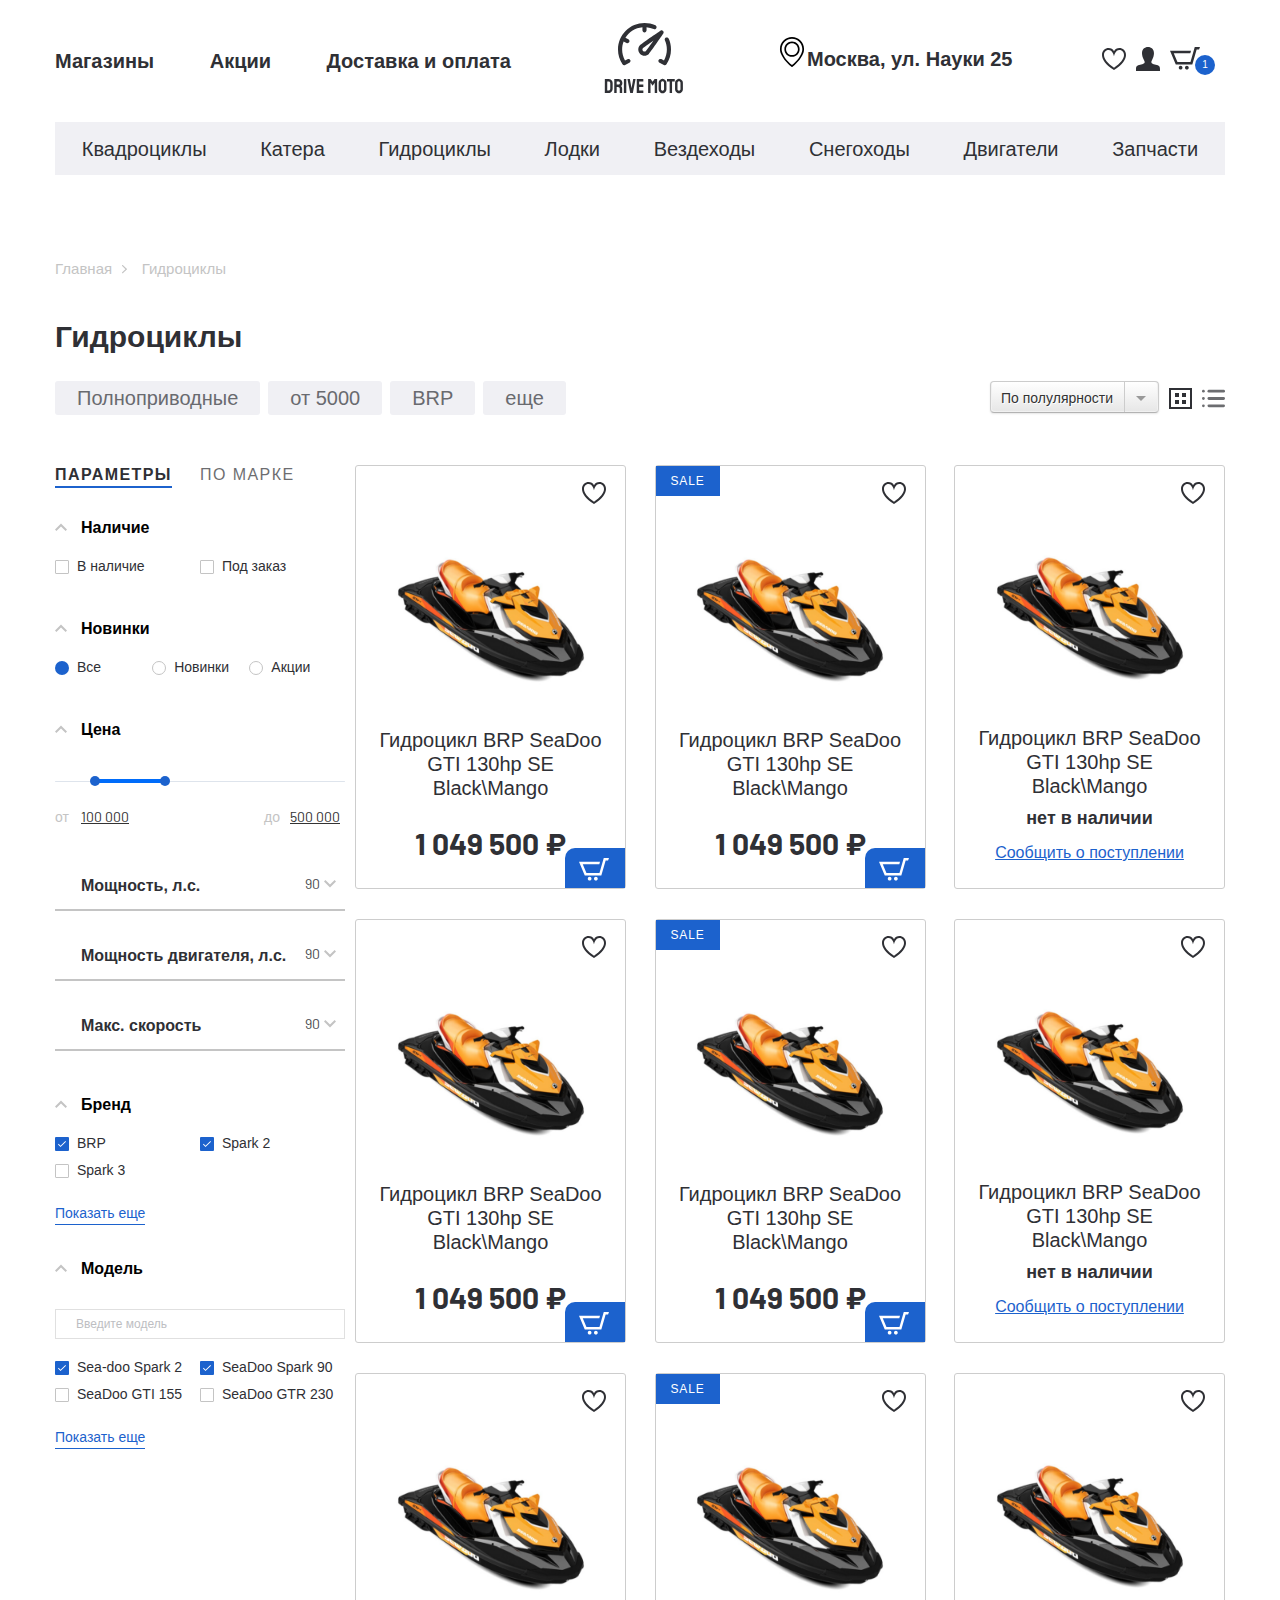
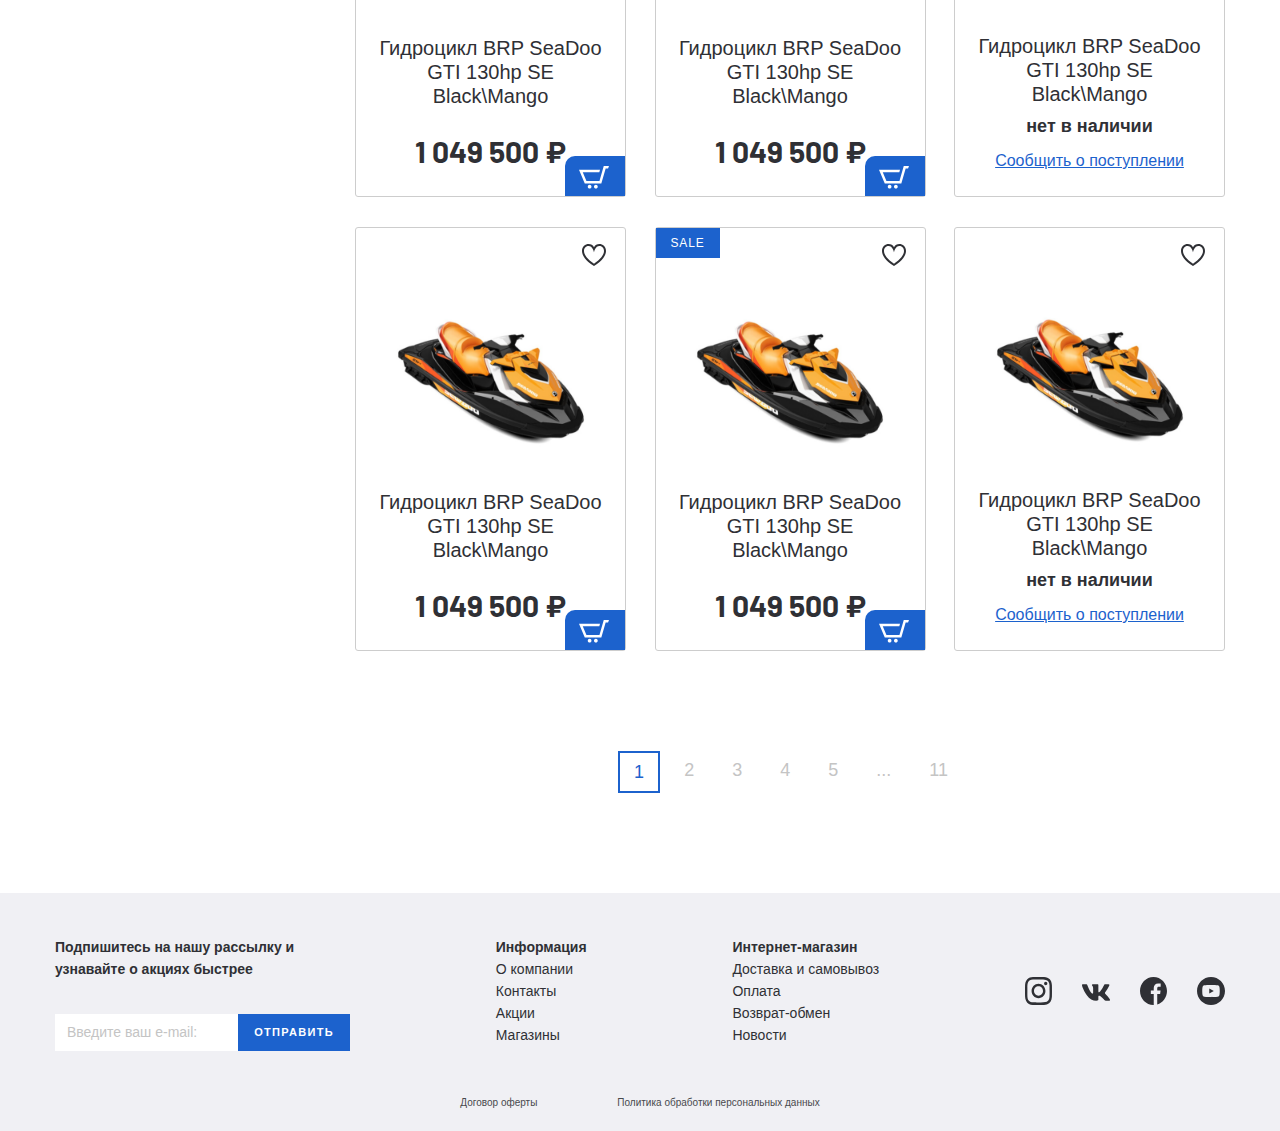
<file: drive-moto/catalog.html>
<!DOCTYPE html>
<html lang="ru">

<head>
  <meta charset="UTF-8">
  <meta name="viewport" content="width=device-width, initial-scale=1.0">
  <meta http-equiv="X-UA-Compatible" content="ie=edge">
  <title>DRIVE MOTO CATALOG</title>
  <link rel="stylesheet" href="css/normalize.css">
  <link rel="stylesheet" href="css/slick.css">
  <link rel="stylesheet" href="css/fonts.css">
  <link href="https://fonts.googleapis.com/css2?family=Barlow:wght@400;700&display=swap" rel="stylesheet">
  <link rel="stylesheet" href="css/ion.rangeSlider.min.css">
  <link rel="stylesheet" href="css/jquery.formstyler.css">
  <link rel="stylesheet" href="css/jquery.formstyler.theme.css">
  <link rel="stylesheet" href="css/jquery.rateyo.min.css">

  <link rel="stylesheet" href="css/style.css">
</head>

<body>
  <header class="header page-section">
    <div class="header__top">
      <div class="container">
        <div class="header__top-inner">
          <nav class="menu">
            <ul class="menu__list">
              <li class="menu__item"><a href="#" class="menu__link">
                  Магазины
                </a></li>
              <li class="menu__item"><a href="#" class="menu__link">
                  Акции
                </a></li>
              <li class="menu__item">
                <a href="#" class="menu__link">
                  Доставка и оплата
                </a></li>
            </ul>
          </nav>
          <a class="logo" href="#">
            <img class="logo__img" src="./images/svg/logo.svg" alt="Logo image">
          </a>
          <div class="header__box">
            <p class="header__adress">
              Москва, ул. Науки 25
            </p>
            <ul class="user-list">
              <li class="user-list__item"><a class="user-list__link" href="#">
                  <img src="./images/svg/heart.svg" alt="">
                </a></li>
              <li class="user-list__item"><a class="user-list__link" href="#">
                  <img src="./images/svg/user.svg" alt="">
                </a></li>
              <li class="user-list__item basket"><a class="user-list__link" href="#">
                  <img src="./images/svg/basket.svg" alt="">
                  <span class="basket__num">1</span>
                </a></li>
            </ul>
          </div>
        </div>
      </div>
    </div>
    <div class="header__bottom">
      <div class="container">
        <ul class="menu-categories">
          <li class="menu-categories__item"><a href="#" class="menu-categories__link">Квадроциклы</a></li>
          <li class="menu-categories__item"><a href="#" class="menu-categories__link">Катера</a></li>
          <li class="menu-categories__item"><a href="#" class="menu-categories__link">Гидроциклы</a></li>
          <li class="menu-categories__item"><a href="#" class="menu-categories__link">Лодки</a></li>
          <li class="menu-categories__item"><a href="#" class="menu-categories__link">Вездеходы</a></li>
          <li class="menu-categories__item"><a href="#" class="menu-categories__link">Снегоходы</a></li>
          <li class="menu-categories__item"><a href="#" class="menu-categories__link">Двигатели</a></li>
          <li class="menu-categories__item"><a href="#" class="menu-categories__link">Запчасти</a></li>
        </ul>
      </div>
    </div>
  </header>

  <main>
    <div class="breadcrumbs">
      <div class="container">
        <ul class="breadcrumbs-list">
          <li class="breadcrumbs-list__item"><a href="#">Главная</a></li>
          <li class="breadcrumbs-list__item"><span>Гидроциклы</span></li>
        </ul>
      </div>
    </div>
    <section class="catalog">
      <div class="container">
        <h1 class="catalog__title">Гидроциклы</h1>
        <div class="catalog__filter">
          <ul class="catalog__filter-tags">
            <li><a class="catalog__filter-tags-item-link" href="#">Полноприводные</a></li>
            <li><a class="catalog__filter-tags-item-link" href="#">от 5000</a></li>
            <li><a class="catalog__filter-tags-item-link" href="#">BRP</a></li>
            <li><a class="catalog__filter-tags-item-link" href="#">еще</a></li>
          </ul>
          <div class="catalog__filter-sort">
            <select class="filter-style">
              <option value="">По полулярности</option>
              <option value="">По возрастанию</option>
              <option value="">По убыванию</option>
            </select>
            <button class="catalog__filter-btn catalog__filter-btn--active"><svg width="23" height="23"
                viewBox="0 0 23 21" fill="none" xmlns="http://www.w3.org/2000/svg">
                <rect x="1" y="1" width="21" height="19" stroke="#2F3035" stroke-width="2" />
                <rect x="7" y="6" width="2" height="2" fill="#2F3035" stroke="#2F3035" stroke-width="2" />
                <rect x="7" y="13" width="2" height="2" fill="#2F3035" stroke="#2F3035" stroke-width="2" />
                <rect x="14" y="6" width="2" height="2" fill="#2F3035" stroke="#2F3035" stroke-width="2" />
                <rect x="14" y="13" width="2" height="2" fill="#2F3035" stroke="#2F3035" stroke-width="2" />
              </svg>
            </button>
            <button class="catalog__filter-btn"><svg width="23" height="23" viewBox="0 0 25 19" fill="none"
                xmlns="http://www.w3.org/2000/svg">
                <rect x="6" width="19" height="3" rx="1.5" fill="#2F3035" />
                <rect x="6" y="8" width="19" height="3" rx="1.5" fill="#2F3035" />
                <rect x="6" y="16" width="19" height="3" rx="1.5" fill="#2F3035" />
                <rect width="3" height="3" rx="1.5" fill="#2F3035" />
                <rect y="8" width="3" height="3" rx="1.5" fill="#2F3035" />
                <rect y="16" width="3" height="3" rx="1.5" fill="#2F3035" />
              </svg>
            </button>
          </div>

        </div>
        <div class="catalog__inner">
          <aside class="catalog__aside aside-filter">
            <div class="tabs-wrapper">
              <div class="tabs aside-filter__tabs">
                <a href="#filter-tab-1" class="tab aside-filter__tab tab--active"><span>Параметры</span> </a>
                <a href="#filter-tab-2" class="tab aside-filter__tab"><span>по марке</span></a>
              </div>
              <div class="tabs-container">
                <div id="filter-tab-1" class="tabs-content aside-filter__tabs-content tabs-content--active">

                  <form id="catalogFilterForm" class="aside-filter__form">
                    <ul class="aside-filter__list">
                      <li class="aside-filter__item-drop">
                        <button
                          class="aside-filter__item-title filter__item-drop filter__item-drop--active">Наличие</button>
                        <div class="aside-filter__content">
                          <div class="aside-filter__content-box">
                            <label class="aside-filter__content-label">
                              <input class="filter-style" type="checkbox">
                              В наличие</label>
                          </div>
                          <div class="aside-filter__content-box">
                            <label class="aside-filter__content-label">
                              <input class="filter-style" type="checkbox">
                              Под заказ</label>
                          </div>
                        </div>
                      </li>
                      <li class="aside-filter__item-drop">
                        <button
                          class="aside-filter__item-title filter__item-drop filter__item-drop--active">Новинки</button>
                        <div class="aside-filter__content aside-filter__content--radio">
                          <div class="aside-filter__content-box ">
                            <label class="aside-filter__content-label">
                              <input class="filter-style" type="radio" name="filter-radio" checked>
                              Все</label>
                          </div>
                          <div class="aside-filter__content-box">
                            <label class="aside-filter__content-label">
                              <input class="filter-style" type="radio" name="filter-radio">
                              Новинки</label>
                          </div>
                          <div class="aside-filter__content-box">
                            <label class="aside-filter__content-label">
                              <input class="filter-style" type="radio" name="filter-radio">
                              Акции</label>
                          </div>
                      </li>
                      <li class="aside-filter__item-drop">
                        <button
                          class="aside-filter__item-title filter__item-drop filter__item-drop--active">Цена</button>
                        <div class="aside-filter__content aside-filter__content--range">
                          <input type="text" class="js-range-slider" name="my_range" value="" data-min="100000"
                            data-max="500000" data-from="150000" data-to="250000" />
                        </div>
                      </li>
                      <li class="aside-filter__item-list">
                        <div class="filter__item-list">
                          <p class="filter__item-list-title">Мощность, л.с.</p>
                          <select class="filter-style filter__item-list-select">
                            <option value="90">90</option>
                            <option value="130">130</option>
                            <option value="154">154</option>
                            <option value="230">230</option>
                            <option value="300">300</option>
                          </select>
                        </div>
                        <div class="filter__item-list">
                          <p class="filter__item-list-title">Мощность двигателя, л.с.</p>
                          <select class="filter-style filter__item-list-select">
                            <option value="90">90</option>
                            <option value="130">130</option>
                            <option value="154">154</option>
                            <option value="230">230</option>
                            <option value="300">300</option>
                          </select>
                        </div>
                        <div class="filter__item-list">
                          <p class="filter__item-list-title">Макс. скорость</p>
                          <select class="filter-style filter__item-list-select">
                            <option value="90">90</option>
                            <option value="130">130</option>
                            <option value="154">154</option>
                            <option value="230">230</option>
                            <option value="300">300</option>
                          </select>
                        </div>
                      </li>
                      <li class="aside-filter__item-drop">
                        <button
                          class="aside-filter__item-title filter__item-drop filter__item-drop--active">Бренд</button>
                        <div class="aside-filter__content">
                          <div class="aside-filter__content-box">
                            <label class="aside-filter__content-label">
                              <input class="filter-style" type="checkbox" checked>
                              BRP</label>
                          </div>
                          <div class="aside-filter__content-box">
                            <label class="aside-filter__content-label">
                              <input class="filter-style" type="checkbox" checked>
                              Spark 2</label>
                          </div>
                          <div class="aside-filter__content-box">
                            <label class="aside-filter__content-label">
                              <input class="filter-style" type="checkbox">
                              Spark 3</label>
                          </div>
                          <div class="fiter-more">
                            <button class="filter-more__btn">Показать еще</button>
                          </div>
                        </div>
                      </li>
                      <li class="aside-filter__item-drop">
                        <button
                          class="aside-filter__item-title filter__item-drop filter__item-drop--active">Модель</button>
                        <div class="aside-filter__content">
                          <input class="filter__model-search" type="text" placeholder="Введите модель ">
                          <div class="aside-filter__content-box">
                            <label class="aside-filter__content-label">
                              <input class="filter-style" type="checkbox" checked>
                              Sea-doo Spark 2</label>
                          </div>
                          <div class="aside-filter__content-box">
                            <label class="aside-filter__content-label">
                              <input class="filter-style" type="checkbox" checked>
                              SeaDoo Spark 90 </label>
                          </div>
                          <div class="aside-filter__content-box">
                            <label class="aside-filter__content-label">
                              <input class="filter-style" type="checkbox">
                              SeaDoo GTI 155</label>
                          </div>   
                          <div class="aside-filter__content-box">
                            <label class="aside-filter__content-label">
                              <input class="filter-style" type="checkbox">
                              SeaDoo GTR 230</label>
                          </div> 
                          <div class="fiter-more">
                            <button class="filter-more__btn">Показать еще</button>
                          </div>                     
                        </div>
                      </li>
                    </ul>
                  </form>

                </div>
                <div id="filter-tab-2" class="tabs-content aside-filter__tabs-content ">
                  Content-2
                </div>
              </div>
            </div>
          </aside>
          <div class="catalog__product-list">
            <div class="product-item">
              <button class="product-item__favor-btn">
              </button>
              <div class="product-item__img-box">
                <a href="#"><img class="product-item__img"
                    src="./images/content/gidrotsikl-brp-seadoo-gti-130hp-se-blackmango-orange-73936232995706_small6 1.png"
                    alt="">
                  <div class="product-item__hover-text">
                    посмотреть товар
                  </div>
                </a>
              </div>
              <div class="product-item__title-box">
                <a href="#" class="product-item__title">Гидроцикл BRP SeaDoo GTI 130hp SE Black\Mango</a>
              </div>
              <div class="product-item__price-box">
                <div class="price product-item__price">1 049 500 ₽</div>
                <div class="product-item__not-available-box">
                  <div class="product-item__not-available">нет в наличии</div>
                  <a class="product-item__not-available-link" href="#">Сообщить о поступлении</a>
                </div>
              </div>
              <button class="product-item__basket-btn"></button>
            </div>
            <div class="product-item product-item--sale">
              <button class="product-item__favor-btn">
              </button>
              <div class="product-item__img-box">
                <a href="#"><img class="product-item__img"
                    src="./images/content/gidrotsikl-brp-seadoo-gti-130hp-se-blackmango-orange-73936232995706_small6 1.png"
                    alt="">
                  <div class="product-item__hover-text">
                    посмотреть товар
                  </div>
                </a>
              </div>
              <div class="product-item__title-box">
                <a href="#" class="product-item__title">Гидроцикл BRP SeaDoo GTI 130hp SE Black\Mango</a>
              </div>
              <div class="product-item__price-box">
                <div class="price product-item__price">1 049 500 ₽</div>
                <div class="product-item__not-available-box">
                  <div class="product-item__not-available">нет в наличии</div>
                  <a class="product-item__not-available-link" href="#">Сообщить о поступлении</a>
                </div>
              </div>
              <button class="product-item__basket-btn"></button>
            </div>
            <div class="product-item product-item--not-available">
              <button class="product-item__favor-btn">
              </button>
              <div class="product-item__img-box">
                <a href="#"><img class="product-item__img"
                    src="./images/content/gidrotsikl-brp-seadoo-gti-130hp-se-blackmango-orange-73936232995706_small6 1.png"
                    alt="">
                  <div class="product-item__hover-text">
                    посмотреть товар
                  </div>
                </a>
              </div>
              <div class="product-item__title-box">
                <a href="#" class="product-item__title">Гидроцикл BRP SeaDoo GTI 130hp SE Black\Mango</a>
              </div>
              <div class="product-item__price-box">
                <div class="price product-item__price">1 049 500 ₽</div>
                <div class="product-item__not-available-box">
                  <div class="product-item__not-available">нет в наличии</div>
                  <a class="product-item__not-available-link" href="#">Сообщить о поступлении</a>
                </div>
              </div>
              <button class="product-item__basket-btn"></button>
            </div>
            <div class="product-item">
              <button class="product-item__favor-btn">
              </button>
              <div class="product-item__img-box">
                <a href="#"><img class="product-item__img"
                    src="./images/content/gidrotsikl-brp-seadoo-gti-130hp-se-blackmango-orange-73936232995706_small6 1.png"
                    alt="">
                  <div class="product-item__hover-text">
                    посмотреть товар
                  </div>
                </a>
              </div>
              <div class="product-item__title-box">
                <a href="#" class="product-item__title">Гидроцикл BRP SeaDoo GTI 130hp SE Black\Mango</a>
              </div>
              <div class="product-item__price-box">
                <div class="price product-item__price">1 049 500 ₽</div>
                <div class="product-item__not-available-box">
                  <div class="product-item__not-available">нет в наличии</div>
                  <a class="product-item__not-available-link" href="#">Сообщить о поступлении</a>
                </div>
              </div>
              <button class="product-item__basket-btn"></button>
            </div>
            <div class="product-item product-item--sale">
              <button class="product-item__favor-btn">
              </button>
              <div class="product-item__img-box">
                <a href="#"><img class="product-item__img"
                    src="./images/content/gidrotsikl-brp-seadoo-gti-130hp-se-blackmango-orange-73936232995706_small6 1.png"
                    alt="">
                  <div class="product-item__hover-text">
                    посмотреть товар
                  </div>
                </a>
              </div>
              <div class="product-item__title-box">
                <a href="#" class="product-item__title">Гидроцикл BRP SeaDoo GTI 130hp SE Black\Mango</a>
              </div>
              <div class="product-item__price-box">
                <div class="price product-item__price">1 049 500 ₽</div>
                <div class="product-item__not-available-box">
                  <div class="product-item__not-available">нет в наличии</div>
                  <a class="product-item__not-available-link" href="#">Сообщить о поступлении</a>
                </div>
              </div>
              <button class="product-item__basket-btn"></button>
            </div>
            <div class="product-item product-item--not-available">
              <button class="product-item__favor-btn">
              </button>
              <div class="product-item__img-box">
                <a href="#"><img class="product-item__img"
                    src="./images/content/gidrotsikl-brp-seadoo-gti-130hp-se-blackmango-orange-73936232995706_small6 1.png"
                    alt="">
                  <div class="product-item__hover-text">
                    посмотреть товар
                  </div>
                </a>
              </div>
              <div class="product-item__title-box">
                <a href="#" class="product-item__title">Гидроцикл BRP SeaDoo GTI 130hp SE Black\Mango</a>
              </div>
              <div class="product-item__price-box">
                <div class="price product-item__price">1 049 500 ₽</div>
                <div class="product-item__not-available-box">
                  <div class="product-item__not-available">нет в наличии</div>
                  <a class="product-item__not-available-link" href="#">Сообщить о поступлении</a>
                </div>
              </div>
              <button class="product-item__basket-btn"></button>
            </div>
            <div class="product-item">
              <button class="product-item__favor-btn">
              </button>
              <div class="product-item__img-box">
                <a href="#"><img class="product-item__img"
                    src="./images/content/gidrotsikl-brp-seadoo-gti-130hp-se-blackmango-orange-73936232995706_small6 1.png"
                    alt="">
                  <div class="product-item__hover-text">
                    посмотреть товар
                  </div>
                </a>
              </div>
              <div class="product-item__title-box">
                <a href="#" class="product-item__title">Гидроцикл BRP SeaDoo GTI 130hp SE Black\Mango</a>
              </div>
              <div class="product-item__price-box">
                <div class="price product-item__price">1 049 500 ₽</div>
                <div class="product-item__not-available-box">
                  <div class="product-item__not-available">нет в наличии</div>
                  <a class="product-item__not-available-link" href="#">Сообщить о поступлении</a>
                </div>
              </div>
              <button class="product-item__basket-btn"></button>
            </div>
            <div class="product-item product-item--sale">
              <button class="product-item__favor-btn">
              </button>
              <div class="product-item__img-box">
                <a href="#"><img class="product-item__img"
                    src="./images/content/gidrotsikl-brp-seadoo-gti-130hp-se-blackmango-orange-73936232995706_small6 1.png"
                    alt="">
                  <div class="product-item__hover-text">
                    посмотреть товар
                  </div>
                </a>
              </div>
              <div class="product-item__title-box">
                <a href="#" class="product-item__title">Гидроцикл BRP SeaDoo GTI 130hp SE Black\Mango</a>
              </div>
              <div class="product-item__price-box">
                <div class="price product-item__price">1 049 500 ₽</div>
                <div class="product-item__not-available-box">
                  <div class="product-item__not-available">нет в наличии</div>
                  <a class="product-item__not-available-link" href="#">Сообщить о поступлении</a>
                </div>
              </div>
              <button class="product-item__basket-btn"></button>
            </div>
            <div class="product-item product-item--not-available">
              <button class="product-item__favor-btn">
              </button>
              <div class="product-item__img-box">
                <a href="#"><img class="product-item__img"
                    src="./images/content/gidrotsikl-brp-seadoo-gti-130hp-se-blackmango-orange-73936232995706_small6 1.png"
                    alt="">
                  <div class="product-item__hover-text">
                    посмотреть товар
                  </div>
                </a>
              </div>
              <div class="product-item__title-box">
                <a href="#" class="product-item__title">Гидроцикл BRP SeaDoo GTI 130hp SE Black\Mango</a>
              </div>
              <div class="product-item__price-box">
                <div class="price product-item__price">1 049 500 ₽</div>
                <div class="product-item__not-available-box">
                  <div class="product-item__not-available">нет в наличии</div>
                  <a class="product-item__not-available-link" href="#">Сообщить о поступлении</a>
                </div>
              </div>
              <button class="product-item__basket-btn"></button>
            </div>
            <div class="product-item">
              <button class="product-item__favor-btn">
              </button>
              <div class="product-item__img-box">
                <a href="#"><img class="product-item__img"
                    src="./images/content/gidrotsikl-brp-seadoo-gti-130hp-se-blackmango-orange-73936232995706_small6 1.png"
                    alt="">
                  <div class="product-item__hover-text">
                    посмотреть товар
                  </div>
                </a>
              </div>
              <div class="product-item__title-box">
                <a href="#" class="product-item__title">Гидроцикл BRP SeaDoo GTI 130hp SE Black\Mango</a>
              </div>
              <div class="product-item__price-box">
                <div class="price product-item__price">1 049 500 ₽</div>
                <div class="product-item__not-available-box">
                  <div class="product-item__not-available">нет в наличии</div>
                  <a class="product-item__not-available-link" href="#">Сообщить о поступлении</a>
                </div>
              </div>
              <button class="product-item__basket-btn"></button>
            </div>
            <div class="product-item product-item--sale">
              <button class="product-item__favor-btn">
              </button>
              <div class="product-item__img-box">
                <a href="#"><img class="product-item__img"
                    src="./images/content/gidrotsikl-brp-seadoo-gti-130hp-se-blackmango-orange-73936232995706_small6 1.png"
                    alt="">
                  <div class="product-item__hover-text">
                    посмотреть товар
                  </div>
                </a>
              </div>
              <div class="product-item__title-box">
                <a href="#" class="product-item__title">Гидроцикл BRP SeaDoo GTI 130hp SE Black\Mango</a>
              </div>
              <div class="product-item__price-box">
                <div class="price product-item__price">1 049 500 ₽</div>
                <div class="product-item__not-available-box">
                  <div class="product-item__not-available">нет в наличии</div>
                  <a class="product-item__not-available-link" href="#">Сообщить о поступлении</a>
                </div>
              </div>
              <button class="product-item__basket-btn"></button>
            </div>
            <div class="product-item product-item--not-available">
              <button class="product-item__favor-btn">
              </button>
              <div class="product-item__img-box">
                <a href="#"><img class="product-item__img"
                    src="./images/content/gidrotsikl-brp-seadoo-gti-130hp-se-blackmango-orange-73936232995706_small6 1.png"
                    alt="">
                  <div class="product-item__hover-text">
                    посмотреть товар
                  </div>
                </a>
              </div>
              <div class="product-item__title-box">
                <a href="#" class="product-item__title">Гидроцикл BRP SeaDoo GTI 130hp SE Black\Mango</a>
              </div>
              <div class="product-item__price-box">
                <div class="price product-item__price">1 049 500 ₽</div>
                <div class="product-item__not-available-box">
                  <div class="product-item__not-available">нет в наличии</div>
                  <a class="product-item__not-available-link" href="#">Сообщить о поступлении</a>
                </div>
              </div>
              <button class="product-item__basket-btn"></button>
            </div>

            <div class="pagination">
              <ul class="pagination-list">
                <li class="pagination-list__item pagination-list__item--active"><span>1</span></li>
                <li class="pagination-list__item"><a href="#">2</a></li>
                <li class="pagination-list__item"><a href="#">3</a></li>
                <li class="pagination-list__item"><a href="#">4</a></li>
                <li class="pagination-list__item"><a href="#">5</a></li>
                <li class="pagination-list__item"><span>...</span></li>
                <li class="pagination-list__item"><a href="#">11</a></li>
              </ul>
            </div>
          </div>

        </div>
      </div>
    </section>
  </main>



  <footer class="footer">
    <div class="container">
      <div class="footer__top">
        <div class="footer__top-inner">
          <div class="footer__top-item footer__top-news-letter">
            <h6 class="footer__top-title">Подпишитесь на нашу рассылку
              и узнавайте о акциях быстрее</h6>
            <form class="footer_form">
              <input class="footer_form-input" type="text" placeholder="Введите ваш e-mail:">
              <button class="footer_form-btn" type="submit">Отправить</button>
            </form>
          </div>
          <div class="footer__top-item">
            <h6 class="footer__top-title">Информация</h6>
            <ul class="footer-list">
              <li class="footer-list__item"><a href="#">О компании</a></li>
              <li class="footer-list__item"><a href="#">Контакты</a></li>
              <li class="footer-list__item"><a href="#">Акции</a></li>
              <li class="footer-list__item"><a href="#">Магазины</a></li>
            </ul>
          </div>
          <div class="footer__top-item">
            <h6 class="footer__top-title">Интернет-магазин</h6>
            <ul class="footer-list">
              <li class="footer-list__item"><a href="#">Доставка и самовывоз</a></li>
              <li class="footer-list__item"><a href="#">Оплата</a></li>
              <li class="footer-list__item"><a href="#">Возврат-обмен</a></li>
              <li class="footer-list__item"><a href="#">Новости</a></li>
            </ul>
          </div>
          <div class="footer__top-item footer__top-social">
            <ul class="social-list">
              <li class="social-list__item"><a href="#">
                  <img src="./images/svg/inst.svg" alt="">
                </a></li>
              <li class="social-list__item"><a href="#">
                  <img src="./images/svg/vk.svg" alt="">
                </a></li>
              <li class="social-list__item"><a href="#">
                  <img src="./images/svg/fb.svg" alt="">
                </a></li>
              <li class="social-list__item"><a href="#">
                  <img src="./images/svg/yt.svg" alt="">
                </a></li>
            </ul>
          </div>
        </div>
      </div>
      <div class="footer__bottom">
        <a class="footer__bottom-link" href="#">Договор оферты</a>
        <a class="footer__bottom-link" href="#">Политика обработки персональных данных</a>
      </div>
    </div>

  </footer>

  <script src="https://ajax.googleapis.com/ajax/libs/jquery/3.4.1/jquery.min.js"></script>
  <script src="js/slick.min.js"></script>
  <script src="js/ion.rangeSlider.min.js"></script>
  <script src="js/jquery.formstyler.min.js"></script>

  <script src="js/main.js"></script>
</body>

</html>
</file>
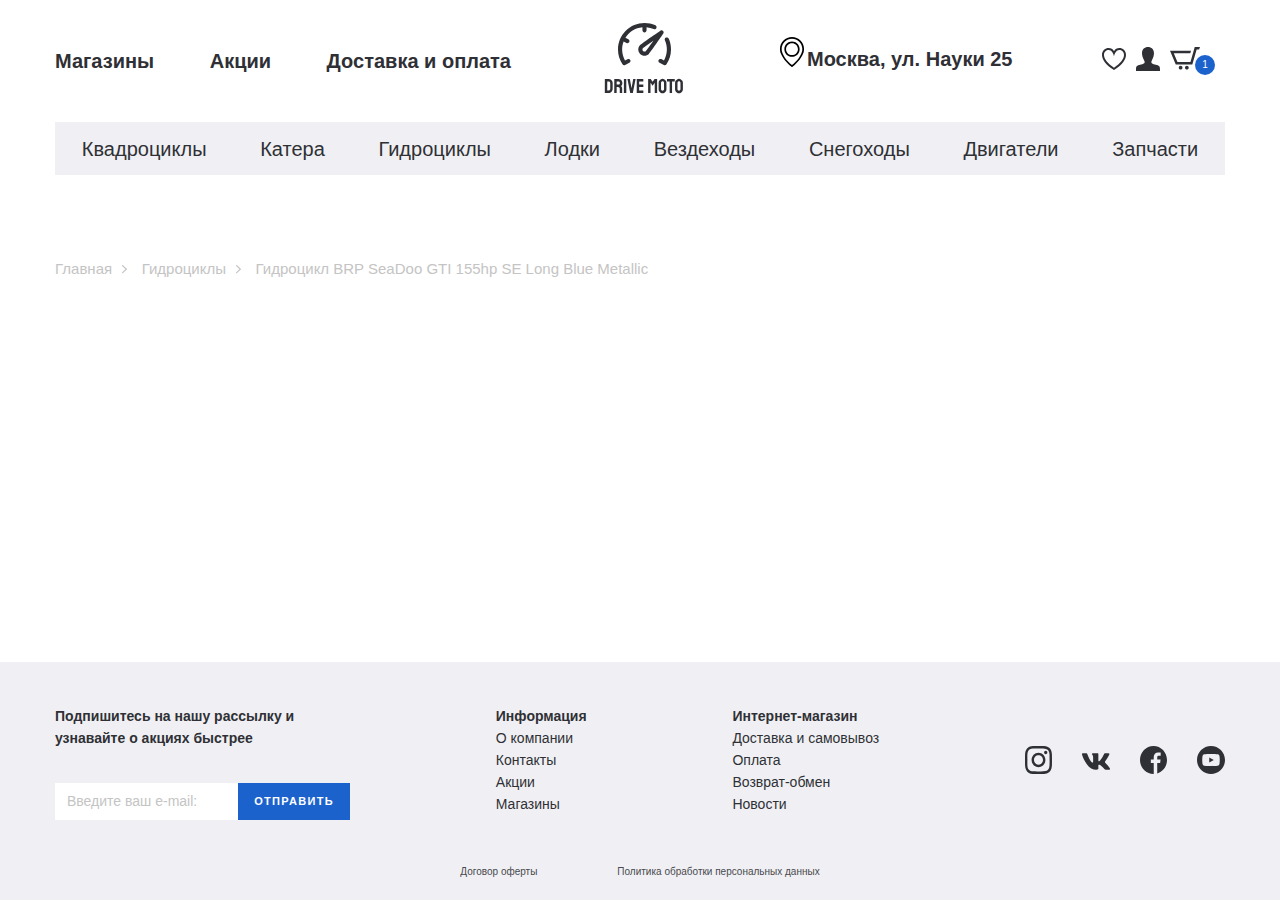
<file: drive-moto/product-page.html>
<!DOCTYPE html>
<html lang="ru">

<head>
  <meta charset="UTF-8">
  <meta name="viewport" content="width=device-width, initial-scale=1.0">
  <meta http-equiv="X-UA-Compatible" content="ie=edge">
  <title>DRIVE MOTO CATALOG</title>
  <link rel="stylesheet" href="css/normalize.css">
  <link rel="stylesheet" href="css/slick.css">
  <link rel="stylesheet" href="css/fonts.css">
  <link href="https://fonts.googleapis.com/css2?family=Barlow:wght@400;700&display=swap" rel="stylesheet">
  <link rel="stylesheet" href="css/style.css">
</head>

<body>
  <header class="header page-section">
    <div class="header__top">
      <div class="container">
        <div class="header__top-inner">
          <nav class="menu">
            <ul class="menu__list">
              <li class="menu__item"><a href="#" class="menu__link">
                  Магазины
                </a></li>
              <li class="menu__item"><a href="#" class="menu__link">
                  Акции
                </a></li>
              <li class="menu__item">
                <a href="#" class="menu__link">
                  Доставка и оплата
                </a></li>
            </ul>
          </nav>
          <a class="logo" href="#">
            <img class="logo__img" src="./images/svg/logo.svg" alt="Logo image">
          </a>
          <div class="header__box">
            <p class="header__adress">
              Москва, ул. Науки 25
            </p>
            <ul class="user-list">
              <li class="user-list__item"><a class="user-list__link" href="#">
                  <img src="./images/svg/heart.svg" alt="">
                </a></li>
              <li class="user-list__item"><a class="user-list__link" href="#">
                  <img src="./images/svg/user.svg" alt="">
                </a></li>
              <li class="user-list__item basket"><a class="user-list__link" href="#">
                  <img src="./images/svg/basket.svg" alt="">
                  <span class="basket__num">1</span>
                </a></li>
            </ul>
          </div>
        </div>
      </div>
    </div>
    <div class="header__bottom">
      <div class="container">
        <ul class="menu-categories">
          <li class="menu-categories__item"><a href="#" class="menu-categories__link">Квадроциклы</a></li>
          <li class="menu-categories__item"><a href="#" class="menu-categories__link">Катера</a></li>
          <li class="menu-categories__item"><a href="#" class="menu-categories__link">Гидроциклы</a></li>
          <li class="menu-categories__item"><a href="#" class="menu-categories__link">Лодки</a></li>
          <li class="menu-categories__item"><a href="#" class="menu-categories__link">Вездеходы</a></li>
          <li class="menu-categories__item"><a href="#" class="menu-categories__link">Снегоходы</a></li>
          <li class="menu-categories__item"><a href="#" class="menu-categories__link">Двигатели</a></li>
          <li class="menu-categories__item"><a href="#" class="menu-categories__link">Запчасти</a></li>
        </ul>
      </div>
    </div>
  </header>

  <main>
    <div class="container">
      <div class="breadcrumbs">
        <ul class="breadcrumbs-list">
          <li class="breadcrumbs-list__item"><a href="#">Главная</a></li>
          <li class="breadcrumbs-list__item"><a href="#">Гидроциклы</a></li>
          <li class="breadcrumbs-list__item"><span>Гидроцикл BRP SeaDoo GTI 155hp SE Long Blue Metallic</span></li>
        </ul>
      </div>
    </div>

  </main>



  <footer class="footer">
    <div class="container">
      <div class="footer__top">
        <div class="footer__top-inner">
          <div class="footer__top-item footer__top-news-letter">
            <h6 class="footer__top-title">Подпишитесь на нашу рассылку
              и узнавайте о акциях быстрее</h6>
            <form class="footer_form">
              <input class="footer_form-input" type="text" placeholder="Введите ваш e-mail:">
              <button class="footer_form-btn" type="submit">Отправить</button>
            </form>
          </div>
          <div class="footer__top-item">
            <h6 class="footer__top-title">Информация</h6>
            <ul class="footer-list">
              <li class="footer-list__item"><a href="#">О компании</a></li>
              <li class="footer-list__item"><a href="#">Контакты</a></li>
              <li class="footer-list__item"><a href="#">Акции</a></li>
              <li class="footer-list__item"><a href="#">Магазины</a></li>
            </ul>
          </div>
          <div class="footer__top-item">
            <h6 class="footer__top-title">Интернет-магазин</h6>
            <ul class="footer-list">
              <li class="footer-list__item"><a href="#">Доставка и самовывоз</a></li>
              <li class="footer-list__item"><a href="#">Оплата</a></li>
              <li class="footer-list__item"><a href="#">Возврат-обмен</a></li>
              <li class="footer-list__item"><a href="#">Новости</a></li>
            </ul>
          </div>
          <div class="footer__top-item footer__top-social">
            <ul class="social-list">
              <li class="social-list__item"><a href="#">
                  <img src="./images/svg/inst.svg" alt="">
                </a></li>
              <li class="social-list__item"><a href="#">
                  <img src="./images/svg/vk.svg" alt="">
                </a></li>
              <li class="social-list__item"><a href="#">
                  <img src="./images/svg/fb.svg" alt="">
                </a></li>
              <li class="social-list__item"><a href="#">
                  <img src="./images/svg/yt.svg" alt="">
                </a></li>
            </ul>
          </div>
        </div>
      </div>
      <div class="footer__bottom">
        <a class="footer__bottom-link" href="#">Договор оферты</a>
        <a class="footer__bottom-link" href="#">Политика обработки персональных данных</a>
      </div>
    </div>

  </footer>

  <script src="https://ajax.googleapis.com/ajax/libs/jquery/3.4.1/jquery.min.js"></script>
  <script src="js/slick.min.js"></script>
  <script src="js/main.js"></script>
</body>

</html>
</file>
<file: drive-moto/css/fonts.css>
@font-face{
  font-family: 'SFProDisplay-Regular', sans-serif;
  src: url('../fonts/SFProDisplay-Regular.woff2') format('woff2'),
      url('../fonts/SFProDisplay-Regular.woff') format('woff');
  font-weight: 400;
  font-style: normal;
  font-display: swap;
}
@font-face{
  font-family: 'SFProDisplay-Medium', sans-serif;
  src: url('../fonts/SFProDisplay-Medium.woff2') format('woff2'),
      url('../fonts/SFProDisplay-Medium.woff') format('woff');
  font-weight: 400;
  font-style: normal;
  font-display: swap;
}
@font-face{
  font-family: 'SFProDisplay-Semibold', sans-serif;
  src: url('../fonts/SFProDisplay-Semibold.woff2') format('woff2'),
      url('../fonts/SFProDisplay-Semibold.woff') format('woff');
  font-weight: 400;
  font-style: normal;
  font-display: swap;
}
@font-face{
  font-family: 'SFProDisplay-Bold', sans-serif;
  src: url('../fonts/SFProDisplay-Bold.woff2') format('woff2'),
      url('../fonts/SFProDisplay-Bold.woff') format('woff');
  font-weight: 400;
  font-style: normal;
  font-display: swap;
}
</file>
<file: drive-moto/css/style.css>
html {
  box-sizing: border-box;
}

*, *::before, *::after {
  box-sizing: inherit;
}

a {
  text-decoration: none;
  color: inherit;
  display: inline-block;
}

ul, li {
  margin: 0;
  padding: 0;
  list-style: none;
}

h1, h2, h3, h4, h5, h6 {
  margin: 0;
}

p {
  margin: 0;
}

body {
  color: #2F3035;
  font-family: 'SFProDisplay-Regular', sans-serif;
  font-weight: 400;
  font-size: 20px;
  line-height: 24px;
  min-height: 100vh;
  display: flex;
  flex-direction: column;
  justify-content: space-between;
}

main {
  flex-grow: 1;
}

.container {
  max-width: 1200px;
  padding: 0 15px;
  margin: 0 auto;
}

.page-section {
  margin-bottom: 80px;
}

img {
  display: block;
  max-width: 100%;
  height: auto;
}

/* TABS */

.tabs-content {
  display: none;
}

.tabs-content--active {
  display: block;
}

/* HEADER */

.header__top-inner {
  display: flex;
  justify-content: space-between;
  align-items: center;
  min-height: 122px;
  font-weight: 700;
}

.menu__item {
  display: inline-block;
}

.menu__item+.menu__item {
  padding-left: 50px;
}

.header__box {
  display: flex;
}

.header__adress {
  position: relative;
  margin-right: 60px;
  width: 265px;
  padding-left: 30px;
}

.header__adress::before {
  content: "";
  position: absolute;
  width: 30px;
  height: 30px;
  left: 0;
  top: -10px;
  background-image: url('../images/svg/adress.svg');
  background-repeat: no-repeat;
  background-position: center;
  background-size: cover;
}

.user-list {
  margin-right: 15px;
  display: flex;
  align-items: center;
}

.user-list__item {
  padding-right: 10px;
}

.basket {
  position: relative;
}

.basket__num {
  position: absolute;
  width: 20px;
  height: 20px;
  background-color: #1C62CD;
  border-radius: 50%;
  font-family: 'SFProDisplay-Medium', sans-serif;
  font-weight: 500;
  font-size: 10px;
  line-height: 20px;
  color: #FFFFFF;
  text-align: center;
  bottom: 0;
  left: 25px;
}

.menu-categories {
  background-color: #F0F0F4;
  display: flex;
  justify-content: space-around;
  align-items: center;
  min-height: 53px;
}

.menu-categories__item {
  position: relative;
}

.menu-categories__link {
  padding: 15px 0 14px;
  display: block;
  height: 100%;
}

.menu-categories__link::before {
  content: "";
  position: absolute;
  width: 0;
  left: auto;
  right: 0;
  bottom: -3px;
  background-color: #1C62CD;
  height: 3px;
  transition: all 0.3s;
}

.menu-categories__link:hover {
  color: #000000;
}

.menu-categories__link:hover::before {
  width: 100%;
  right: auto;
  left: 0;
}

/* BANNER SECTION */

.banner-section__inner {
  display: flex;
  justify-content: space-between;
}

.banner-section__slider {
  position: relative;
  max-width: 870px;
  width: 100%;
  height: auto;
}

.banner-section__slider-img {
  object-fit: cover;
  min-height: 400px;
}

.banner-section__slider-btn {
  display: flex;
  justify-content: center;
  align-items: center;
  position: absolute;
  top: 50%;
  transform: translateY(-50%);
  background-color: transparent;
  border: none;
  margin: 0;
  padding: 0;
  z-index: 5;
  width: 25px;
  height: 35px;
  cursor: pointer;
}

.banner-section__slider-btnprev {
  left: 20px;
}

.banner-section__slider-btnnext {
  right: 20px;
}

.banner-section__slider .slick-dots {
  position: absolute;
  bottom: 40px;
  left: 50%;
  transform: translateX(-50%);
}

.banner-section__slider .slick-dots li {
  display: inline-block;
  padding: 0 5px;
}

.banner-section__slider .slick-dots li.slick-active button {
  background-color: #fff;
}

.banner-section__slider .slick-dots button {
  padding: 0;
  margin: 0;
  font-size: 0;
  width: 11px;
  height: 11px;
  border: 1px solid #fff;
  border-radius: 50%;
  background-color: transparent;
}

.sale-item {
  max-width: 265px;
  text-align: center;
  border-radius: 3px;
  border: 1px solid #CDCDCD;
  display: flex;
  flex-direction: column;
  justify-content: space-between;
}

.sale-item__top {
  display: flex;
  align-items: flex-start;
  justify-content: space-between;
}

.sale-item__info {
  color: #fff;
  background-color: #1C62CD;
  text-transform: uppercase;
  padding: 8px 20px;
  font-size: 12px;
  line-height: 15px;
  letter-spacing: 0.1em;
}

.price {
  font-family: 'Barlow', sans-serif;
}

.sale-item__price {
  text-align: right;
}

.sale-item__price-new {
  position: relative;
  color: #1C62CD;
  font-weight: 700;
  font-size: 27px;
  line-height: 32px;
  margin-right: 6px;
  padding-right: 20px;
}

.sale-item__price-new::after {
  content: "";
  position: absolute;
  right: 0;
  top: 8px;
  width: 15px;
  height: 18px;
  background-image: url('../images/svg/price-icon--blue.svg');
  background-position: center;
  background-size: cover;
  background-repeat: no-repeat;
}

.sale-item__price-old {
  position: relative;
  display: inline-block;
  padding: 2px 5px;
  font-weight: 400;
  font-size: 14px;
  line-height: 17px;
  color: #C4C4C4;
  margin-right: 20px;
  background-image: url('../images/svg/old-price-line.svg');
  background-position: center;
  background-size: cover;
  background-repeat: no-repeat;
}

.sale-item__price-old::after {
  content: "";
  position: absolute;
  right: -10px;
  top: 6px;
  width: 8px;
  height: 10px;
  background-image: url('../images/svg/price-icon--gray.svg');
  background-position: center;
  background-size: cover;
  background-repeat: no-repeat;
}

.sale-item__img {
  object-fit: contain;
}

.sale-item__title {
  font-family: 'SFProDisplay-Bold', sans-serif;
  font-weight: 700;
  font-size: 18px;
  line-height: 21px;
  margin-bottom: 7px;
}

.sale-item__footer {
  background-color: #F0F0F4;
  padding: 25px 20px;
  font-size: 18px;
  line-height: 21px;
}

.sale-item__footer span {
  display: block;
  color: #1C62CD;
  font-family: 'Barlow', sans-serif;
  font-weight: 700;
}

/* SEARCH */

.search__tabs {
  margin-bottom: 25px;
}

.search__tabs-item {
  padding: 11px 26px 12px;
}

.search__tabs-item.tab--active {
  font-family: 'SFProDisplay-Bold', sans-serif;
  border-radius: 5px;
  background-color: #F0F0F4;
  font-weight: 700;
}

.search__content-form {
  display: flex;
}

.search__content-input {
  border: none;
  border-radius: 3px;
  background: #F0F0F4;
  padding: 17px 20px;
  font-size: 16px;
  line-height: 19px;
  width: 100%;
}

.search__content-input::placeholder {
  color: #656464;
}

.search__content-btn {
  font-family: 'SFProDisplay-Bold', sans-serif;
  font-weight: bold;
  font-size: 14px;
  line-height: 17px;
  letter-spacing: 0.12em;
  text-transform: uppercase;
  color: #fff;
  background: #1C62CD;
  border-radius: 3px;
  border: none;
  padding: 17px 41px;
  margin-left: -3px;
}

/* CATEGORIES */

.categories__inner {
  display: flex;
  justify-content: space-between;
  flex-wrap: wrap;
}

.categories__item {
  margin-bottom: 30px;
  border: 1px solid #CDCDCD;
  border-radius: 3px;
  width: 370px;
  display: flex;
  justify-content: space-between;
  padding: 20px 20px 16px;
  transition: box-shadow 0.3s;
}

.categories__item:hover {
  box-shadow: 3px 3px 20px rgba(50, 50, 50, 0.25);
}

.categories__item-info {
  width: 50%;
  display: flex;
  flex-direction: column;
  justify-content: space-between;
}

.categories__item-imgbox {
  width: 50%;
  text-align: center;
}

.categories__item-img {
  max-width: 100%;
  height: auto;
}

.categories__item-title {
  font-family: 'Barlow', sans-serif;
  font-weight: bold;
  font-size: 23px;
  line-height: 28px;
  transition: color 0.3s;
}

.categories__item:hover .categories__item-title {
  color: #1C62CD;
}

.categories__item-text {
  font-size: 14px;
  line-height: 17px;
  color: #C4C4C4;
}

.categories__item-text::after {
  content: url("../images/svg/detail-arrow.svg");
  padding-left: 2px;
}

/* PRODUCTS */

.products__title {
  font-weight: bold;
  font-size: 25px;
  line-height: 30px;
  font-family: 'Barlow', sans-serif;
  margin-bottom: 25px;
}

.products__tabs {
  margin-bottom: 25px;
}

.products__tab+.products__tab {
  margin-left: 50px;
}

.products__tab {
  padding-bottom: 10px;
}

.products__tab.tab--active {
  border-bottom: 2px solid #1C62CD;
}

.products-slider__slider-btn {
  display: flex;
  justify-content: center;
  align-items: center;
  position: absolute;
  top: 50%;
  transform: translateY(-50%);
  background-color: transparent;
  border: none;
  margin: 0;
  padding: 0;
  z-index: 5;
  width: 25px;
  height: 35px;
  cursor: pointer;
}

.products-slider__slider-btnprev {
  left: -3%;
}

.products-slider__slider-btnnext {
  right: -3%;
}

/* PRODUCTS ITEM*/

.product-item {
  position: relative;
  border: 1px solid #CDCDCD;
  border-radius: 3px;
  text-align: center;
  display: flex;
  flex-direction: column;
  justify-content: center;
  align-items: center;
  padding: 50px 20px 25px;
  width: 271px;
  min-height: 403px;
  transition: all 0.3s;
}

.product-item--sale::before {
  content: "SALE";
  position: absolute;
  top: 0;
  left: 0;
  background-color: #1C62CD;
  font-size: 12px;
  line-height: 14px;
  letter-spacing: 0.07em;
  color: #FFFFFF;
  padding: 8px 15px;
  text-transform: uppercase;
}

.product-item:hover {
  box-shadow: 3px 3px 20px rgba(50, 50, 50, 0.25);
}

.product-item:hover .product-item__title, .product-item:hover .product-item__price {
  color: #1C62CD;
}

.product-item:hover .product-item__hover-text {
  opacity: 1;
}

.product-item__hover-text {
  position: absolute;
  top: 30%;
  padding: 18px 21px;
  background-color: rgba(255, 255, 255, 0.9);
  box-shadow: 0px 0px 15px rgba(0, 0, 0, 0.2);
  border-radius: 3px;
  opacity: 0;
  transition: opacity 0.3s;
}

.product-item__img-box {
  width: 200px;
  height: 200px;
  display: flex;
  justify-content: center;
  align-items: center;
}

.product-item__title-box {
  font-weight: normal;
  padding: 10px 0;
}

.product-item__title {
  transition: color 0.3s;
}

.product-item__favor-btn {
  position: absolute;
  top: 16px;
  right: 19px;
  width: 24px;
  height: 22px;
  background-color: transparent;
  border: none;
  z-index: 5;
  cursor: pointer;
}

.product-item__favor-btn::before {
  content: "";
  position: absolute;
  width: 24px;
  height: 22px;
  background-image: url('../images/svg/heart.svg');
  background-position: center;
  background-size: cover;
  background-repeat: no-repeat;
  top: 0;
  left: 0;
}

.product-item__favor-btn--active::before {
  background-image: url('../images/svg/heart---blue.svg');
}

.product-item__basket-btn {
  width: 60px;
  height: 40px;
  position: absolute;
  bottom: 0;
  right: 0;
  border-top-left-radius: 10px;
  background-color: #1C62CD;
  border: none;
  z-index: 5;
  cursor: pointer;
}

.product-item__basket-btn::before {
  content: "";
  position: absolute;
  top: 10px;
  left: 14px;
  width: 30px;
  height: 23px;
  background-image: url('../images/svg/basket-white.svg');
  background-position: center;
  background-size: cover;
  background-repeat: no-repeat;
}

.product-item__price {
  font-family: 'Barlow', sans-serif;
  font-weight: bold;
  font-size: 30px;
  line-height: 36px;
  color: #2F3035;
  transition: color 0.3s;
  padding-top: 15px;
}

/* not-available info in product item*/

.product-item__not-available-box {
  display: none;
}

.product-item--not-available .product-item__not-available-box {
  display: block;
}

.product-item--not-available .product-item__price, .product-item--not-available .product-item__basket-btn {
  display: none;
}

.product-item__not-available {
  font-family: 'SFProDisplay-Bold', sans-serif;
  font-weight: bold;
  font-size: 18px;
  line-height: 21px;
  margin-bottom: 10px;
}

.product-item__not-available-link {
  font-size: 16px;
  line-height: 19px;
  color: #1C62CD;
  text-decoration: underline;
}

.products__show-more {
  text-align: center;
  margin: 35px 0 80px;
}

.products__show-more-link {
  background-color: #F0F0F4;
  font-size: 15px;
  line-height: 18px;
  letter-spacing: 0.12em;
  text-transform: uppercase;
  padding: 16px 43px;
}

/* BANNER */

.banner {
  margin-bottom: 80px;
}

/* RELATED */

.product-related {
  margin-bottom: 80px;
}

/* FOOTER */

.footer {
  background-color: #F0F0F4;
}

.footer__top {
  padding-top: 43px;
}

.footer__top-inner {
  display: flex;
  justify-content: space-between;
}

.footer__top-item {
  max-width: 200px;
}

.footer__top-news-letter {
  max-width: 295px;
}

.footer__top-title {
  font-weight: bold;
  font-size: 14px;
  line-height: 22px;
}

.footer_form {
  margin-top: 34px;
  display: flex;
  justify-content: space-between;
}

.footer_form-input {
  background-color: #fff;
  border: none;
  font-size: 14px;
  line-height: 17px;
  padding: 10px 12px;
  width: 100%;
}

.footer_form-input::placeholder {
  color: #C4C4C4;
}

.footer_form-btn {
  text-transform: uppercase;
  cursor: pointer;
  padding: 10px 16px;
  background-color: #1C62CD;
  border: none;
  font-family: 'SFProDisplay-Semibold', sans-serif;
  font-weight: 600;
  font-size: 11px;
  line-height: 13px;
  letter-spacing: 0.12em;
  color: #FFFFFF;
}

.footer-list {
  font-size: 14px;
  line-height: 22px;
}

.footer__top-social {
  width: 250px;
}

.social-list {
  display: flex;
  align-items: center;
  height: 100%;
}

.social-list__item+.social-list__item {
  margin-left: 30px;
}

.footer__bottom {
  padding: 46px 0 22px;
  display: flex;
  justify-content: center;
}

.footer__bottom-link {
  font-size: 10px;
  line-height: 12px;
  color: #48494D;
  margin: 0 40px;
}

/* breadcrumbs */

.breadcrumbs {
  margin-bottom: 40px;
}

.breadcrumbs-list__item {
  display: inline-block;
  padding-right: 16px;
  margin-right: 8px;
  position: relative;
  font-size: 15px;
  line-height: 18px;
  color: #C4C4C4;
}

.breadcrumbs-list__item::after {
  content: "";
  position: absolute;
  right: 0;
  bottom: 4px;
  width: 6px;
  height: 10px;
  background-image: url("../images/svg/back-arrow.svg");
  background-repeat: no-repeat;
  background-position: 0 0;
  background-size: contain;
}

.breadcrumbs-list__item:last-child::after {
  display: none;
}

/* CATALOG */

.catalog {
  margin-bottom: 100px;
}

.catalog__title {
  font-family: 'SFProDisplay-Semibold', sans-serif;
  font-weight: bold;
  font-size: 30px;
  line-height: 36px;
  color: #2F3035;
  margin-bottom: 26px;
}

.catalog__filter {
  display: flex;
  justify-content: space-between;
  margin-bottom: 50px;
}

.catalog__filter-tags {
  display: flex;
}

.catalog__filter-tags-item-link {
  margin-right: 8px;
  padding: 5px 22px;
  background-color: #F0F0F4;
  border-radius: 3px;
  color: #696A6F;
}

.catalog__filter-tags-item-link:hover {
  color: #2F3035;
}

.catalog__filter-sort {
  display: flex;
}

.catalog__filter-btn {
  opacity: 0.7;
  background-color: transparent;
  border: none;
  cursor: pointer;
  margin: 0;
  padding: 0;
  margin-left: 10px;
  display: flex;
  align-items: center;
}

.catalog__filter-btn--active {
  opacity: 1;
}

.catalog__inner {
  display: flex;
}

.catalog__aside {
  min-width: 290px;
  margin-right: 10px;
}

.catalog__product-list {
  display: flex;
  justify-content: space-between;
  flex-wrap: wrap;
}

.product-item {
  margin-bottom: 30px;
}

/* PAGINATION */

.pagination {
  width: 100%;
  margin-top: 70px;
}

.pagination-list {
  display: flex;
  justify-content: center;
}

.pagination-list__item {
  font-size: 18px;
  line-height: 22px;
  color: #C4C4C4;
  margin: 0 5px;
}

.pagination-list__item--active {
  border: 2px solid #1C62CD;
  color: #1C62CD;
}

.pagination-list__item a, .pagination-list__item span {
  display: block;
  padding: 6px 12px;
  border: 2px solid transparent;
}

/* ASIDE FILTER */

.aside-filter__tabs {
  display: flex;
  justify-content: space-between;
}

.aside-filter__tab {
  font-size: 16px;
  line-height: 19px;
  letter-spacing: 0.09em;
  text-transform: uppercase;
  opacity: 0.7;
  color: #2F3035;
  width: 50%;
}

.aside-filter__tab span {
  position: relative;
}

.aside-filter__tab.tab--active {
  font-family: 'SFProDisplay-Bold', sans-serif;
  font-weight: bold;
  opacity: 1;
}

.aside-filter__tab.tab--active span::after {
  content: "";
  position: absolute;
  bottom: -5px;
  left: 0;
  right: 0;
  height: 2px;
  background-color: #1C62CD;
}

.aside-filter__item-drop {
  margin: 30px 0;
}

.aside-filter__item-title {
  font-family: 'SFProDisplay-Semibold', sans-serif;
  font-weight: 600;
  font-size: 16px;
  line-height: 19px;
  padding-left: 26px;
}

.filter__item-drop {
  position: relative;
  cursor: pointer;
  border: none;
  background-color: transparent;
}

.filter__item-drop::before {
  content: "";
  background-image: url("../images/svg/arrow_drop--down.svg");
  position: absolute;
  left: 0;
  top: 6px;
  width: 12px;
  height: 8px;
  transition: all 0.2s;
}

.filter__item-drop--active::before {
  transform: rotate(-180deg);
}

.aside-filter__content {
  display: flex;
  justify-content: space-between;
  flex-wrap: wrap;
  margin-top: 20px;
}

.aside-filter__content-label {
  display: flex;
  align-items: center;
  font-size: 14px;
  line-height: 17px;
  cursor: pointer;
}

.aside-filter__content-box {
  width: 50%;
  margin-bottom: 10px;
}

.aside-filter__content--radio .aside-filter__content-box {
  width: 33%;
}

/* CATALOG FILTER CHECKBOX and RADIO */

.jq-checkbox, .jq-radio {
  width: 14px;
  height: 14px;
  box-shadow: none;
  background: transparent;
  border: 1px solid #c4c4c4;
  border-radius: 1px;
  margin: 0px 8px 0 0;
  display: flex;
  justify-content: center;
  align-items: center;
}

.jq-radio {
  border-radius: 50%;
}

.jq-checkbox.checked, .jq-radio.checked {
  background: #1C62CD;
  border: 1px solid transparent;
}

.jq-checkbox.focused, .jq-radio.focused {
  border: 1px solid black;
}

.jq-checkbox.checked .jq-checkbox__div {
  margin: 0;
  width: 8px;
  height: 6px;
  border: none;
  transform: rotate(0deg);
  background-image: url(../images/svg/check.svg);
  background-position: center;
  background-repeat: no-repeat;
  background-size: cover;
}

.jq-radio.checked .jq-radio__div {
  background: none;
  box-shadow: none;
}

/* CATALOG FILTER RANGE */

.aside-filter__content--range {
  display: block;
}

.irs {
  margin-top: -15px;
}

.irs--round .irs-handle {
  background-color: #1C62CD;
  border: none;
  box-shadow: none;
  height: 10px;
  width: 10px;
  top: 31px;
  cursor: pointer;
}

.irs--round .irs-bar {
  top: 34px;
}

.irs--round .irs-handle.state_hover, .irs--round .irs-handle:hover {
  background-color: #c4c4c4;
}

.irs--round .irs-min, .irs--round .irs-max {
  top: 60px;
  background-color: transparent;
  text-decoration: underline;
  font-size: 14px;
  line-height: 17px;
  font-family: 'Barlow', sans-serif;
  padding-left: 26px;
  visibility: visible;
}

.irs--round .irs-line {
  height: 1px;
}

.irs-min::before, .irs-max::before {
  position: absolute;
  left: 0;
  font-size: 14px;
  line-height: 17px;
  color: #C4C4C4;
}

.irs-min::before {
  content: "от ";
}

.irs-max::before {
  content: "до ";
}

/* CATALOG FILTER SELECT */

.aside-filter__item-list {
  margin: 46px 0 40px;
  display: flex;
  flex-direction: column;
}

.filter__item-list {
  display: flex;
  justify-content: space-between;
  align-items: center;
  padding-top: 34px;
  border-bottom: 2px solid #C4C4C4;
  font-family: 'SFProDisplay-Semibold', sans-serif;
  padding-bottom: 14px;
}

.filter__item-list-title {
  font-weight: 600;
  font-size: 16px;
  line-height: 19px;
  padding-left: 26px;
}

.filter__item-list-select .jq-selectbox__select {
  font-family: 'Barlow', sans-serif;
  font-size: 14px;
  line-height: 17px;
  color: #48494D;
  height: 20px;
  padding: 0px 25px 0 10px;
  border: none;
  background: transparent;
  box-shadow: none;
  text-shadow: none;
}

.filter__item-list-select .jq-selectbox__trigger {
  border: none;
}

.filter__item-list-select .jq-selectbox__trigger-arrow {
  width: 12px;
  height: 8px;
  top: 5px;
  right: 9px;
  border: none;
  background-image: url(../images/svg/arrow_drop--down.svg);
  background-position: center;
  background-repeat: no-repeat;
  background-size: cover;
  transition: all 0.2s;
}

.filter__item-list-select.opened .jq-selectbox__trigger-arrow {
  transform: rotate(180deg);
}

.filter__item-list-select .jq-selectbox__dropdown {
  border-radius: 0;
  padding-top: 15px;
}

.filter__item-list-select.jq-selectbox.focused .jq-selectbox__select {
  border: 1px solid #c4c4c4;
}

.filter__item-list-select.jq-selectbox li:hover {
  background: rgba(107, 126, 172, 0.05);
  color: rgba(0, 0, 0, 0.6);
}

.filter__item-list-select.jq-selectbox li.selected {
  background: rgba(107, 126, 172, 0.05);
  color: rgba(0, 0, 0, 0.6);
}

.fiter-more {
  width: 100%;
  text-align: left;
  margin-top: 10px;
}

.filter-more__btn {
  background-color: transparent;
  border: none;
  border-bottom: 1px solid #1C62CD;
  font-size: 14px;
  line-height: 17px;
  color: #1C62CD;
  cursor: pointer;
  padding: 0;
  padding-bottom: 2px;
}

.filter__model-search {
  width: 100%;
  margin-bottom: 20px;
  margin-top: 10px;
  border: 1px solid #E0E0E0;
  padding: 7px 20px;
  font-size: 12px;
  line-height: 14px;
}
.filter__model-search::placeholder {
  color: #BDBEC2;
}
</file>
<file: logotype/css/fonts.css>
@font-face {
  font-family: 'icomoon';
  src:  url('../fonts/icomoon.eot?wfq3mh');
  src:  url('../fonts/icomoon.eot?wfq3mh#iefix') format('embedded-opentype'),
    url('../fonts/icomoon.ttf?wfq3mh') format('truetype'),
    url('../fonts/icomoon.woff?wfq3mh') format('woff'),
    url('../fonts/icomoon.svg?wfq3mh#icomoon') format('svg');
  font-weight: normal;
  font-style: normal;
  font-display: block;
}

[class^="icon-"], [class*=" icon-"] {
  /* use !important to prevent issues with browser extensions that change fonts */
  font-family: 'icomoon' !important;
  speak: none;
  font-style: normal;
  font-weight: normal;
  font-variant: normal;
  text-transform: none;
  line-height: 1;

  /* Better Font Rendering =========== */
  -webkit-font-smoothing: antialiased;
  -moz-osx-font-smoothing: grayscale;
}

.icon-envelope-o:before {
  content: "\f003";
}
.icon-check:before {
  content: "\f00c";
}
.icon-map-marker:before {
  content: "\f041";
}
.icon-phone:before {
  content: "\f095";
}
.icon-briefcase:before {
  content: "\f0b1";
}
.icon-bars:before {
  content: "\f0c9";
}
.icon-navicon:before {
  content: "\f0c9";
}
.icon-reorder:before {
  content: "\f0c9";
}
.icon-angle-left:before {
  content: "\f104";
}
.icon-angle-right:before {
  content: "\f105";
}
.icon-quote-right:before {
  content: "\f10e";
}
</file>
<file: logotype/css/style.css>
*{
    box-sizing: border-box;
}
a{
    text-decoration: none;
    display: inline-block;
}
ul,li{
    list-style: none;
    padding: 0;
    margin: 0;
}
.container{
    max-width: 1170px;
    margin: 0 auto;
    padding: 0 15px;
}


body{
    /* font-family: 'Roboto', sans-serif; */
    font-family: 'PT Serif', serif;
    font-weight: 400;
    font-size: 14px;
    line-height: 18px;
    color: #5e5e5e;
}
/* HEADER */

.header{
    font-family: 'Roboto', sans-serif;
}
.header__wrapper{
    display: flex;
    justify-content: space-between;
    flex-wrap: wrap;
}
.header__top{
    background-color: #303030;
}
.header__btn, .footer__btn{
    position: relative;
    line-height: 36px;    
    color: #1b1b1b;
    background-color: #ffc222;
    padding: 5px 20px 4px 50px;
    font-size: 16px;
}
.header__btn:before,
.footer__btn:before{
    content: '\f0b1';
    font-family: 'icomoon';
    position: absolute;
    left: 22px;
    color: #1b1b1b;
}
.header__email, .header__phone{
    color: #cbcacb;
    letter-spacing: 0.25px;
    line-height: 45px;
    position: relative;
}
.header__phone{
    padding-left: 20px;
    padding-right: 30px;
}
.header__phone:before,
.footer__phone:before{
    content: '\f095';
    font-family: 'icomoon';
    position: absolute;
    left: 0;
    color: #ffc222;
}
.header__email{
    padding-left: 24px;
    padding-right: 30px;
}
.header__email:before,
.footer__email:before{
    content: '\f003';
    font-family: 'icomoon';
    position: absolute;
    left: 0;
    color: #ffc222;
}
.header__content{
    padding: 34px 0px 23px;
}
.header__content-inner{
    display: flex;
    justify-content: space-between;
    align-items: center;
}
.menu li{
    display: inline-block;
}
.menu a{
    font-family: 'Roboto', sans-serif;
    color: #323232;
    font-size: 16px;
    line-height: 36px;
    border: 1px solid transparent;
    padding: 0px 16px;
    transition: all 0.3s;
}
.menu a:hover{
    border-color: #ffc222;
}
.menu li + li{
    padding-left: 10px;
}
.header__btn-menu{
    display: none;
    font-size: 28px;
    line-height: 30px;
}
/*HEADER END */

/* SLIDER */
.slider{
    position: relative;
}
.slick-arrow-btn{
    position: absolute;
    z-index: 10;
    top: 50%;
    width: 40px;
    height: 40px;
    border: 1px solid #fff;
    background-color: transparent;
    cursor: pointer;
    outline: none;
}
.slick-prev {
    left:0;
}
.slick-next {
    right: 0;
}
.slick-arrow-btn:after {
    content: "";
    position: absolute;
    top: 50%;
    left: 50%;
    transform: translate(-50%, -50%);
    color: #fff;
    font-family: 'icomoon';
}
.slick-arrow-btn:hover {
    background-color: #ffc222;   
}
.slick-prev:after{
    content: "\f104";
}
.slick-next:after{
    content: "\f105";
}

.slider__item{
    background-repeat: no-repeat;
    background-position: center;
    background-size: cover;
    min-height: 500px;
    text-align: center;
}
.slider__item-slide-1{
    background-image: url('../img/slider-bg-1.jpg');
}
.slider__item-slide-2{
    background-image: url('../img/slider-bg-2.jpg');
}
.slider__content{
    max-width: 665px;
    margin: 0 auto;
    padding-top: 110px;
}
.slider__btns-wrapper{
    display: flex;
    justify-content: space-between;
}
.slider__title{
    text-transform: uppercase;
    font-size: 30px;
    line-height: 36px;
    color: #fff;
    font-weight: 500;
    letter-spacing: 1.5px;
    margin-bottom: 22px;
    font-family: 'Roboto', sans-serif;
}
.slider__text{
    font-size: 18px;
    line-height: 24px;
    color: #d3d2d2;
    margin-bottom: 50px;
}
.default-btn{
    color: #fff;
    font-size: 14px;
    line-height: 14px;
    font-weight: 500;
    font-family: 'Roboto', sans-serif;
    padding: 8px 30px 8px 24px;
    border: 1px solid #ffc222;
    border-right-width: 20px;
    position: relative;
    outline: none;
}
.default-btn:after{
    content: "\f105";
    font-family: 'icomoon';
    position: absolute;
    top: 50%;
    transform: translateY(-50%);
    right: -12px;
}

/* SLIDER END */

/*SERVICE */

.service{
    padding: 50px 0px 30px;
}
.service__top,
.news__top{
    display: flex;
    justify-content: space-between;
    align-items: center;
    flex-wrap:wrap;
    margin-bottom: 60px;
}
.service__title-box,
.form__title-box,
.news__title-box{
    max-width: 520px;
    padding-left: 140px;
    position: relative;
}
.service__title-box:before,
.form__title-box:before,
.news__title-box:before{
    content: "";
    position: absolute;
    width: 100px;
    height: 2px;
    background-color: #ffc222;
    left: 0;
    top: 30px;
}
.service__title,
.form__title,
.news__title{
    font-size: 24px;
    font-family: 'Roboto', sans-serif;
    color: #212020;
    font-weight: 500;
}
.service__text,
.form__text,
.news__text{
    letter-spacing: 0.1px;
}
.service__btn,
.news__btn{
    font-family: 'Roboto', sans-serif;
    border: 3px solid #e6e6e6;
    padding: 5px 38px;
    color: #373636;
    line-height: 24px;
    letter-spacing: 0.25px;
}
.service__items{
    display: flex;
    justify-content: space-between;
}
.service__item{
    max-width: 360px;
    text-align: center;
    padding: 30px 30px 80px;
    position: relative;
    min-height: 375px;
    background-color: #f9f9f9;
    box-shadow: 0px 7px 24.3px 2.7px rgba(91, 89, 89, 0.14);
}
.service__item-title{
    color: #212020;
    font-family: 'Roboto', sans-serif;
    font-size: 18px;
    line-height: 24px;
    font-weight: 500;
    padding: 24px 0;
}
.service__item-text{
    letter-spacing: 0.1px;
    padding-bottom: 30px;
}

.service__item-btn{
    position: absolute;
    bottom: 40px;
    left: 0;
    right: 0;
}
.service__item-btn .default-btn{
    color: #373636;
}
.service__item-btn .default-btn:after{
    color: #fff;
}
.service__item-link{
    color: #050505;
    font-family: 'Roboto', sans-serif;
    border-bottom: 1px solid #050505;
    margin-right: 60px;
}

/*SERVICE END */
/* ABOUT */
.about{
    background-image: url(../img/about-bg.jpg);
    background-repeat: no-repeat;
    background-position: center;
    background-size: cover;
    min-height: 300px;
    padding: 15px 0px 45px;
}
.about__inner{
    max-width: 550px;
}
.about__title{
    font-family: 'Roboto', sans-serif;
    font-size: 24px;
    line-height: 24px;
    color: #ffffff;
    margin-bottom: 20px;
    font-weight: 500;
}
.about__text{
    line-height: 24px;
    letter-spacing: 0.1px;
    color: #d3d2d2;
    margin-bottom: 40px;
}
.about__btn.default-btn:after{
    color: #000;
}
/* ABOUT END */

/* FORM */
.form {
    padding-top: 30px;
}
.form-inner{
    padding-bottom: 40px;
    background-image: url("../img/form-bg.png");
    background-repeat: no-repeat;
    background-position: bottom right;
    min-height: 460px;
}
.form__box{
    max-width: 850px;
    padding-top: 45px;
}
.form__box-inner{
    display: flex;
    justify-content: space-between;
}
.form__box-left{
    max-width: 260px;
    width: 100%;
}
.form__box-right{
    max-width: 555px;
    width: 100%;
}
.form__top{
    display: flex;
    justify-content: space-between;
    align-items: center;
}
.form__box-inner label,
.form__box-inner input,
.form__box-inner textarea{
    display: block;
    width: 100%;
}
.form__box-inner label{
    line-height: 36px;
    color: #282828;
    font-family: 'Roboto', sans-serif;
}
.form__box-inner input{
    margin-bottom: 8px;
    height: 40px;
    border: 1px solid #e6e6e6;
    padding: 0px 10px;
}
.form__box-inner input:focus, .form__box-inner input:active{
    outline: none;
}
.form__box-inner select{   
    padding-left: 17px;
}
.form__box-inner .jq-selectbox.jqselect{display: block;
width: 100%;
}
.form__box-inner .jq-selectbox__select{
    height: 40px;
    border: 1px solid #e6e6e6;
    padding-left: 17px;
/*     background: transparent;
    border-radius: 0;
    box-shadow: none; */
}
.form__box-inner .jq-selectbox__trigger-arrow:before{
    content: "\f105";
    font-family: 'icomoon';
    position: absolute;
    top: 0;
    right: 17px;
    transform: rotate(90deg);    
}
.form__box-inner textarea{
    outline: none;
    border: 1px solid #e6e6e6;
    padding: 10px;
    height: 208px;
    resize: none;
    margin-bottom: 45px;
}
.form__box-inner button{
    background-color: transparent;
    color: #282828;
    float: right;
    height: 40px;
    cursor: pointer;
}
.form__box-inner .jq-selectbox__dropdown{
    width: 100%;
    margin: 2px 0 0;
    padding: 0;
    border: 1px solid #CCC;
    background:#FFF;
    box-shadow: 0 2px 10px rgba(0,0,0,.2);
}

.form__box-inner .jq-selectbox li {
	min-height: 18px;
	padding: 5px 17px 6px;
	color: #231F20;
}
.form__box-inner .jq-selectbox li.selected {
	background-color: #A3ABB1;
	color: #FFF;
}
.form__box-inner .jq-selectbox li:hover {
	background-color: #08C;
	color: #FFF;
}
.form__box-inner .jq-selectbox li.disabled {
	color: #AAA;
}
.form__box-inner .jq-selectbox li.disabled:hover {
	background: none;
}
.form__box-inner .jq-selectbox li.optgroup {
	font-weight: bold;
}
.form__box-inner .jq-selectbox li.optgroup:hover {
	background: none;
	color: #231F20;
	cursor: default;
}
.form__box-inner .jq-selectbox li.option {
	padding-left: 25px;
}
/* FORM END */

/* ADVANTAGES */
.advantages{
    padding: 55px 0px 40px;
    min-height: 285px;
    background-image: url('../img/advantages-bg.jpg');
    background-repeat: no-repeat;
    background-position: center;
    background-size: cover;
}
.advantages__inner{
    text-align: center;
    color: #fff;
    display: flex;
    justify-content: space-between;
}
.advantages__item{
    max-width: 360px;
    padding: 0px 20px;
}
.advantages__title{
    font-size: 18px;
    line-height: 24px;
    font-weight: 500;
    font-family: 'Roboto', sans-serif;
    margin: 0;
    padding: 70px 0px 15px;
    position: relative;
}
.advantages__title:before{
    content: "";
    position: absolute;
    width: 40px;
    height: 40px;
    border: 2px solid #ffc222;
    top:0;
    left: 50%;
    transform: translateX(-50%);
}
.advantages__title:after{
    content: '\f00c';
    font-family: 'icomoon';
    position: absolute;
    top:10px;
    left: 50%;
    transform: translateX(-50%);
    font-size: 14px;
}
.advantages__text{
    color: #d3d2d2;
    line-height: 24px;
    letter-spacing: 0.1px;
}
/* ADVANTAGES END*/
/* NEWS */
.news {
    padding: 35px 0px 110px;
    background-color: #f9f9f9;
}
.news_inner{
    display: flex;
    justify-content: space-between;
}
.news__slider{
    max-width: 555px;
    width: 100%;
    background-color: #fff;
    box-shadow: 0px 5px 15.36px 0.64px rgba(128, 127, 127, 0.13);
    padding: 60px 35px 45px 70px;
    position: relative;
}
.news__slider:before{
    content: '\f10e';
    font-family: 'icomoon';
    position: absolute;
    height: 30px;
    width: 65px;
    background-color: #ffc222;
    top: -2px;
    text-align: center;
    color: #fff;
    line-height: 30px;
    font-size: 16px;
}
.news__slider-inner .slick-arrow-btn{
    top: auto;
    bottom: -110px;
    border: 1px solid #dadada;    
}

.news__slider-inner .slick-arrow-btn:after{
    color: #9e9c9c;
}

.news__slider-inner .slick-next{
    right: -35px;
}
.news__slider-inner .slick-prev{
    right: 25px;
    left: auto;
}
.news__blog{
    max-width: 260px;
    width: 100%;
}
.news__images{
    position: relative;
}
.news__date{
    position: absolute;
    background-color: #ffc222;
    height: 55px;
    width: 50px;
    color: #fff;
    text-align: center;
    padding-top: 30px;
    font-weight: 700;
    top: -2px;
    left: 10px;
}
.news__blog-title{
    font-family: 'Roboto', sans-serif;
    color: #242424;
    font-size: 16px;
    font-weight: 500;
    letter-spacing: 0.5px;
    padding: 12px 0px;
    margin: 0;
}
.news__blog-text{
    color: #5e5e5e;
    letter-spacing: 0.1px;
}
.news__slider-title{
    font-size: 18px;
    font-family: 'Roboto', sans-serif;
    letter-spacing: 0.5px;
    color: #242424;
    font-weight: 500;
    margin:0;
    margin-bottom: 15px;    
}
.news__slider-text{
    margin-bottom: 30px;
}
.news__slider-author{
    font-family: 'Roboto', sans-serif;
    color: #212020;
    font-weight: 500;
    letter-spacing: 0.1px;
}
/* NEWS END */

/* FOOTER */
.footer__content{
    background-color: #595959;
    padding: 20px 0px 30px;
}
.footer__inner{
    display: flex;
    justify-content: space-between;
}
.footer__info{
    max-width: 360px;    
}

.footer__phone, .footer__email, .footer__adress{
    position: relative;
    padding-left: 30px;
}
.footer__adress:before{
    content: "\f041";
    font-family: 'icomoon';
    position: absolute;
    left: 0;
    color: #ffc222;
}
.foooter__title{
    font-family: 'Roboto', sans-serif;
    font-size: 16px;
    line-height: 36px;
    margin: 0;
    padding-bottom: 20px;
    font-weight: 500;
    color: #fff;
    letter-spacing: 0.5px;
}
.footer__text{
    color: #d3d2d2;
    margin-bottom: 45px;
}
.footer__btn{
    margin-bottom: 15px;
}
.footer__list li{
    margin-top: 10px;
}
.footer__list li a{
    color: #fff;
    line-height: 24px;
    letter-spacing: 0.25px;
}
.footer__map{
    padding-top: 30px;
    max-width: 630px;
    width: 100%;
}
.footer__map iframe{
    height: 250px;
    width: 100%;
}
.footer__copy{
    background-color: #303030;
    min-height: 40px;   
}
.footer__copy-text{
    color: #fff;
    text-align: center;
    font-size: 12px;
    line-height: 24px;
    letter-spacing: 0.5px;
    padding: 8px 0px;
    font-weight: 400;
    font-family: 'Roboto', sans-serif;
}
/* FOOTER END */
/* MODAL */
#modal {
    width: 300px;
}
#modal input{
    font-family: 'Roboto', sans-serif;
    display: block;
    width: 100%;
    margin-bottom: 20px;
    height: 40px;
    border: 1px solid #e6e6e6;
    padding: 0px 10px;
    outline: none;
    font-weight: 400;
}
#modal input[type='submit']{
    background-color: #ffc222;
    cursor: pointer;
    border: none;
}
/* MODAL END */
</file>
<file: logotype/css/media.css>
@media (max-width: 1140px){
    .service__items{
        flex-direction: column;
        align-items: center;
    }
    .service__item{
        max-width: 80%;
        margin: 10px;
    }
    .form-inner{
        background-image: none;
    }
    .news_inner{
        display:block;
    }
    .news__slider{
        max-width: 100%;
        margin-bottom: 90px;
    }
    .news__blog{
        max-width: 350px;
        width: 48%;
    }
}
@media (max-width: 900px){
    .slider .slick-arrow-btn{
        display: none!important;
    }
    .service__btn, .news__btn{
        margin: 0 auto;
        margin-top: 15px;
    }
    .form__box-inner{
        display: block;
    }
    .form__box-left{
        max-width: 100%;
    }
    .form__box-right{
        max-width: 100%;
    }
    .jq-selectbox{
        margin-bottom: 10px;
    }
    .form{
        padding-bottom: 25px;
    }
    .advantages__inner{
        flex-direction: column;
        align-items: center;
    }
    .advantages__item{
        max-width: 100%;
        margin-bottom: 30px;
    }
}
@media (max-width: 700px){
    .header__wrapper{
        justify-content: center;
    }
    .header__btn-menu{
        display: block;
    }
    .menu ul{
        display: none;
        position: absolute;
        left: 0;
        right: 0;
        margin-top: 20px;
        z-index: 50;
    }
    .menu li{
        display: block;
        text-align: center;
    }
    .menu li+li{
        padding-left: 0;;
    }
    .menu a{
        display: block;
        background-color: #ffc222;
        border-bottom: 1px solid #fff;
    }
    .news__blog {
        display: block;
        max-width: 100%;
        width: 100%;
        padding-bottom: 40px;
    }
}
@media (max-width: 450px){
    .header__wrapper-left{
        display: flex;
        flex-direction: column;
    }    
    .slider__title{
        font-size: 24px;
    }
    .slider__text{
        font-size: 16px;
    }
    .service__item{
        padding: 10px 10px 50px;
        max-width: 100%;
    }
    .service__item-link{
        margin-right: 20px;
    }
    .service__title-box, .form__title-box, .news__title-box{
        padding-left: 100px;
    }
    .service__title-box::before, .form__title-box::before, .news__title-box::before{
        width: 70px
    }
    .advantages__item {
        padding: 0px;
    }
    .news__slider{
        padding: 40px 15px 45px 40px;
    }
    .news__slider-inner .slick-next{
        right: -15px;
    }
    .news__slider-inner .slick-prev {
        right: 45px;
    }
}

@media (min-width: 700px){
    .menu ul{
        display: block!important;
    }
}
</file>
<file: Makxoot/css/fonts.css>
/* open-sans-300 - latin_cyrillic */
@font-face {
  font-family: 'Open Sans';
  font-style: normal;
  font-weight: 300;
  src: local('Open Sans Light'), local('OpenSans-Light'),
       url('../fonts/open-sans-v17-latin_cyrillic-300.woff2') format('woff2'), /* Chrome 26+, Opera 23+, Firefox 39+ */
       url('../fonts/open-sans-v17-latin_cyrillic-300.woff') format('woff'); /* Chrome 6+, Firefox 3.6+, IE 9+, Safari 5.1+ */
}
/* open-sans-regular - latin_cyrillic */
@font-face {
  font-family: 'Open Sans';
  font-style: normal;
  font-weight: 400;
  src: local('Open Sans Regular'), local('OpenSans-Regular'),
       url('../fonts/open-sans-v17-latin_cyrillic-regular.woff2') format('woff2'), /* Chrome 26+, Opera 23+, Firefox 39+ */
       url('../fonts/open-sans-v17-latin_cyrillic-regular.woff') format('woff'); /* Chrome 6+, Firefox 3.6+, IE 9+, Safari 5.1+ */
}
/* open-sans-600 - latin_cyrillic */
@font-face {
  font-family: 'Open Sans';
  font-style: normal;
  font-weight: 600;
  src: local('Open Sans SemiBold'), local('OpenSans-SemiBold'),
       url('../fonts/open-sans-v17-latin_cyrillic-600.woff2') format('woff2'), /* Chrome 26+, Opera 23+, Firefox 39+ */
       url('../fonts/open-sans-v17-latin_cyrillic-600.woff') format('woff'); /* Chrome 6+, Firefox 3.6+, IE 9+, Safari 5.1+ */
}
/* open-sans-700 - latin_cyrillic */
@font-face {
  font-family: 'Open Sans';
  font-style: normal;
  font-weight: 700;
  src: local('Open Sans Bold'), local('OpenSans-Bold'),
       url('../fonts/open-sans-v17-latin_cyrillic-700.woff2') format('woff2'), /* Chrome 26+, Opera 23+, Firefox 39+ */
       url('../fonts/open-sans-v17-latin_cyrillic-700.woff') format('woff'); /* Chrome 6+, Firefox 3.6+, IE 9+, Safari 5.1+ */
}
</file>
<file: Makxoot/css/style.css>
html {
  -webkit-box-sizing: border-box;
  box-sizing: border-box;
}

*, *::before, *::after {
  -webkit-box-sizing: inherit;
  box-sizing: inherit;
}

a {
  text-decoration: none;
  color: inherit;
  display: inline-block;
}

ul, li {
  margin: 0;
  padding: 0;
  list-style: none;
}

h1, h2, h3, h4, h5, h6 {
  margin: 0;
}

p {
  margin: 0;
}

img {
  display: block;
  max-width: 100%;
  height: auto;
}

body {
  color: #ffffff;
  font-family: 'Open Sans', sans-serif;
  font-weight: 400;
  font-size: 14px;
  line-height: 16px;
}

.body-no-scroll {
  height: 100%;
  overflow: hidden;
  position: fixed;
  width: 100%;
}

.container {
  max-width: 1140px;
  width: 100%;
  padding: 0 15px;
  margin: 0 auto;
}

.swiper-slide {
  height: auto;
}

/* HEADER */

.header {
  position: absolute;
  top: 50px;
  left: 0;
  right: 0;
  z-index: 10;
  background-color: transparent;
}

.header__wrapper {
  display: -webkit-box;
  display: -ms-flexbox;
  display: flex;
  -webkit-box-pack: justify;
  -ms-flex-pack: justify;
  justify-content: space-between;
  -webkit-box-align: center;
  -ms-flex-align: center;
  align-items: center;
  min-height: 72px;
}

.nav-list {
  display: -webkit-box;
  display: -ms-flexbox;
  display: flex;
  -webkit-box-pack: justify;
  -ms-flex-pack: justify;
  justify-content: space-between;
  -ms-flex-wrap: wrap;
  flex-wrap: wrap;
}

.nav-list__item+.nav-list__item {
  padding-left: 60px;
}

.nav-list__item-link {
  padding: 10px 5px;
}

.nav-list__item-link:hover {
  text-decoration: underline;
}

.header__btn {
  padding: 12px 35px;
  background-color: transparent;
  border: 1px solid #fff;
  color: #fff;
  cursor: pointer;
  -webkit-transition: all 0.2s;
  -o-transition: all 0.2s;
  transition: all 0.2s;
}

.header__btn:hover {
  background-color: #fff;
  color: #0ea5ea;
}

.header__menu {
  display: none;
  margin-left: auto;
  margin-right: 10px;
}

.header__burger-close-btn {
  display: none;
}

/* MAIN-SLIDER */

.main-slider {
  min-height: 800px;
  position: relative;
  background-image: -moz-linear-gradient( -35deg, rgb(14, 165, 234) 0%, rgb(20, 206, 251) 100%);
  background-image: -webkit-linear-gradient( -35deg, rgb(14, 165, 234) 0%, rgb(20, 206, 251) 100%);
  background-image: -ms-linear-gradient( -35deg, rgb(14, 165, 234) 0%, rgb(20, 206, 251) 100%);
}

.main-slider__wrapper {
  padding-top: 0;
}

.main-slider__item-inner {
  position: relative;
  min-height: 800px;
  display: -webkit-box;
  display: -ms-flexbox;
  display: flex;
  -webkit-box-pack: justify;
  -ms-flex-pack: justify;
  justify-content: space-between;
  -webkit-box-align: center;
  -ms-flex-align: center;
  align-items: center;
  background-position: 95% 50%;
  background-size: 40%;
  background-repeat: no-repeat;
}

.main-slider__item-inner::before {
  content: "";
  height: 1px;
  width: 1px;
  background-color: #fff;
  border-radius: 50%;
  position: absolute;
  top: 50%;
  right: 20%;
  transform: translateY(-50%);
  z-index: -1;
  box-shadow: 50px 50px 500px 100px rgba(255, 255, 255, 0.74);
}

.main-slider__item-inner-1, .main-slider__item-inner-2, .main-slider__item-inner-3, .main-slider__item-inner-4 {
  background-image: url("../images/servers.png");
}

.main-slider-text {
  max-width: 500px;
  padding-left: 100px;
}

.main-slider__title {
  font-size: 46px;
  line-height: 48px;
  font-weight: bold;
  margin-bottom: 30px;
}

.main-slider__note {
  margin-bottom: 40px;
  font-size: 17px;
  line-height: 24px;
}

.main-slider__btn {
  color: #0ea5ea;
  font-weight: bold;
  padding: 12px 45px;
  border: 1px solid transparent;
  -webkit-transition: all 0.2s;
  -o-transition: all 0.2s;
  transition: all 0.2s;
  cursor: pointer;
}

.main-slider__btn:hover {
  color: #fff;
  background-color: transparent;
  border: 1px solid white;
}

.main-slider .swiper-pagination {
  display: -webkit-box;
  display: -ms-flexbox;
  display: flex;
  -webkit-box-pack: justify;
  -ms-flex-pack: justify;
  justify-content: space-between;
  width: 130px;
  bottom: 55px;
  left: 50%;
  -webkit-transform: translateX(-50%);
  -ms-transform: translateX(-50%);
  transform: translateX(-50%);
}

.main-slider .swiper-pagination-bullet {
  background: #e3e3e3;
  opacity: 1;
  width: 15px;
  height: 15px;
  -webkit-transition: all 0.2s;
  -o-transition: all 0.2s;
  transition: all 0.2s;
}

.main-slider .swiper-pagination-bullet.swiper-pagination-bullet-active {
  -webkit-transform: scale(1.1);
  -ms-transform: scale(1.1);
  transform: scale(1.1);
  background: #fff;
}

/* RATINGS */

.ratings__wrapper {
  padding: 100px 0 80px;
  color: #000000;
  text-align: center;
}

.ratings__title {
  font-size: 36px;
  line-height: 38px;
  font-weight: bold;
  margin-bottom: 70px;
}

.ratings__company {
  display: -webkit-box;
  display: -ms-flexbox;
  display: flex;
  -webkit-box-pack: justify;
  -ms-flex-pack: justify;
  justify-content: space-between;
  -webkit-box-align: center;
  -ms-flex-align: center;
  align-items: center;
  -ms-flex-wrap: wrap;
  flex-wrap: wrap;
}

.ratings__company-item {
  opacity: 0.4;
  min-height: 75px;
  display: -webkit-box;
  display: -ms-flexbox;
  display: flex;
  -webkit-box-pack: center;
  -ms-flex-pack: center;
  justify-content: center;
  -webkit-box-align: center;
  -ms-flex-align: center;
  align-items: center;
  padding: 0 40px;
  -webkit-transition: all 0.2s;
  -o-transition: all 0.2s;
  transition: all 0.2s;
}

.ratings__company-item:hover {
  opacity: 1;
  background-color: rgb(255, 255, 255);
  -webkit-box-shadow: 0px 0px 35px 0px rgba(0, 0, 0, 0.1);
  box-shadow: 0px 0px 35px 0px rgba(0, 0, 0, 0.1);
}

/* RATE */

.rate {
  padding: 100px 0 100px;
  color: #000000;
}

.rate__title {
  font-size: 36px;
  line-height: 38px;
  font-weight: bold;
  margin-bottom: 50px;
  text-align: center;
}

.rate__btns {
  text-align: center;
  margin-bottom: 40px;
}

.rate__btn {
  background: transparent;
  border: none;
  color: #b7b7b7;
  font-size: 14px;
  line-height: 16px;
  font-weight: 600;
  padding: 15px 45px;
  cursor: pointer;
}

.rate__btn--active {
  -webkit-box-shadow: 0px 0px 18px 0px rgba(0, 0, 0, 0.1);
  box-shadow: 0px 0px 18px 0px rgba(0, 0, 0, 0.1);
  color: #0ea5ea;
}

.tariff-plans__item {
  width: 25%;
  min-width: 140px;
  text-align: center;
  -webkit-box-flex: 1;
  -ms-flex-positive: 1;
  flex-grow: 1;
}

.tariff-plans__title {
  color: #b7b7b7;
  font-size: 14px;
  line-height: 16px;
  width: 100%;
  min-height: 62px;
  display: -webkit-box;
  display: -ms-flexbox;
  display: flex;
  -webkit-box-align: center;
  -ms-flex-align: center;
  align-items: center;
  -webkit-box-pack: center;
  -ms-flex-pack: center;
  justify-content: center;
  font-weight: 600;
}

.tariff-plans__name {
  color: #000;
  font-size: 30px;
  line-height: 30px;
  font-weight: 600;
  min-height: 70px;
  margin-top: 20px;
  display: -webkit-box;
  display: -ms-flexbox;
  display: flex;
  -webkit-box-align: center;
  -ms-flex-align: center;
  align-items: center;
  -webkit-box-pack: center;
  -ms-flex-pack: center;
  justify-content: center;
}

.tariff-plans__list-item {
  width: 100%;
  min-height: 58px;
  display: -webkit-box;
  display: -ms-flexbox;
  display: flex;
  -webkit-box-align: center;
  -ms-flex-align: center;
  align-items: center;
  -webkit-box-pack: center;
  -ms-flex-pack: center;
  justify-content: center;
  font-weight: 600;
}

.tariff-plans__list-item:nth-child(even) {
  background-color: #f6f6f6;
}

.rate__tariff-plans {
  display: -webkit-box;
  display: -ms-flexbox;
  display: flex;
  -ms-flex-wrap: wrap;
  flex-wrap: wrap;
  border: solid 1px rgb(208, 206, 206);
}

.tariff-plans__price {
  font-size: 34px;
  font-weight: 600;
  color: #00c04c;
  display: -webkit-box;
  display: -ms-flexbox;
  display: flex;
  -webkit-box-align: center;
  -ms-flex-align: center;
  align-items: center;
  -webkit-box-pack: center;
  -ms-flex-pack: center;
  justify-content: center;
  min-height: 100px;
}

.tariff-plans__price-r {
  font-size: 20px;
  padding-top: 10px;
}

.tariff-plans__item:hover .tariff-plans__name {
  color: #0ea5ea;
}

.tariff-plans__item:hover .tariff-plans__title {
  background-color: #0ea5ea;
  color: #fff;
}

.tariff-plans__item:hover {
  -webkit-box-shadow: 0px 0px 47.04px 1.96px rgba(0, 0, 0, 0.1);
  box-shadow: 0px 0px 47.04px 1.96px rgba(0, 0, 0, 0.1);
  z-index: 10;
}

/* advantages */

.advantages {
  color: #000;
  padding: 100px 0 100px;
}

.advantages__title {
  font-size: 36px;
  line-height: 38px;
  font-weight: bold;
  letter-spacing: 0.20rem;
  margin-bottom: 90px;
  text-align: center;
}

.advantages__box {
  display: -webkit-box;
  display: -ms-flexbox;
  display: flex;
  -ms-flex-wrap: wrap;
  flex-wrap: wrap;
}

.advantages__item {
  position: relative;
  text-align: center;
  width: 33%;
  min-height: 280px;
  padding: 110px 50px 70px;
}

.advantages__item-title {
  font-size: 18px;
  line-height: 20px;
  font-weight: bold;
  margin-bottom: 20px;
  text-align: center;
}

.advantages__item::before {
  content: "";
  position: absolute;
  top: 0;
  left: 50%;
  height: 85px;
  width: 85px;
  -webkit-transform: translateX(-50%);
  -ms-transform: translateX(-50%);
  transform: translateX(-50%);
  background-repeat: no-repeat;
  background-position: 0 0;
  background-size: cover;
}

.advantages__item-1::before {
  background-image: url("../images/icon-first.png");
}

.advantages__item-2::before {
  background-image: url("../images/icon-second.png");
}

.advantages__item-3::before {
  background-image: url("../images/icon-third.png");
}

.advantages__item-4::before {
  background-image: url("../images/icon-fourth.png");
}

.advantages__item-5::before {
  background-image: url("../images/icon-fivth.png");
}

.advantages__item-6::before {
  background-image: url("../images/icon-sixth.png");
}

/* DOMEN NAME */

.domen-name {
  position: relative;
  background-color: #f5f5f5;
  padding: 100px 0;
  color: #000;
  background-repeat: no-repeat;
  background-position: 0 0, 100% 0;
  background-size: auto;
  background-image: url("../images/form-left.png"), url("../images/form-right.png");
}

.domen-name__title {
  font-size: 36px;
  line-height: 38px;
  font-weight: bold;
  letter-spacing: 0.15rem;
  margin-bottom: 55px;
  text-align: center;
}

.domen-name__form {
  position: relative;
  max-width: 790px;
  width: 100%;
  margin: 0 auto;
  display: -webkit-box;
  display: -ms-flexbox;
  display: flex;
  -ms-flex-wrap: wrap;
  flex-wrap: wrap;
  -webkit-box-pack: center;
  -ms-flex-pack: center;
  justify-content: center;
}

.domen-name__input {
  -webkit-box-flex: 1;
  -ms-flex-positive: 1;
  flex-grow: 1;
  border: 1px solid rgb(208, 206, 206);
  color: #b7b7b7;
  padding: 15px 40px;
}

.grad-btn {
  position: relative;
  padding: 15px 47px 15px 47px;
  border: none;
  font-size: 16px;
  line-height: 16px;
  font-weight: 600;
  color: #fff;
  background-repeat: no-repeat;
  background-position: 0 0;
  background-size: cover;
  background-image: -moz-linear-gradient( -50deg, rgb(14, 165, 234) 0%, rgb(20, 206, 251) 100%);
  background-image: -webkit-linear-gradient( -50deg, rgb(14, 165, 234) 0%, rgb(20, 206, 251) 100%);
  background-image: -ms-linear-gradient( -50deg, rgb(14, 165, 234) 0%, rgb(20, 206, 251) 100%);
  cursor: pointer;
  -webkit-transition: all 0.2s;
  -o-transition: all 0.2s;
  transition: all 0.2s;
}

.grad-btn:hover {
  color: #000;
}

.domen-name__select-box {
  position: relative;
}

.domen-name__select-box::after {
  content: "";
  display: block;
  border-top: 7px solid #000;
  border-left: 7px solid transparent;
  border-right: 7px solid transparent;
  width: 0;
  height: 0;
  position: absolute;
  top: 50%;
  left: -40px;
  transform: translateY(-50%);
  pointer-events: none;
}

.domen-name__select {
  border: none;
  cursor: pointer;
  border-left: 1px solid rgb(208, 206, 206);
  border-radius: 0;
  position: absolute;
  top: 4px;
  right: -20px;
  padding: 10px 50px 10px 20px;
  font-family: inherit;
  font-weight: bold;
}

.domen-name__btn {
  padding: 15px 47px 15px 78px;
}

.domen-name__btn::before {
  border: none;
  content: "";
  position: absolute;
  top: 50%;
  left: 35%;
  height: 20px;
  width: 20px;
  -webkit-transform: translate(-50%, -50%);
  -ms-transform: translate(-50%, -50%);
  transform: translate(-50%, -50%);
  background-repeat: no-repeat;
  background-position: 0 0;
  background-size: cover;
  background-image: url("../images/seacrh.png");
}

/* CLIENTS */

.clients {
  padding: 185px 0 100px;
  color: #000;
  position: relative;
}

.clients_wrapper {
  position: relative;
}

.clients__title {
  font-size: 36px;
  line-height: 38px;
  font-weight: bold;
  margin-bottom: 110px;
  text-align: center;
}

.swiper-button-next {
  right: -11%;
}

.swiper-button-prev {
  left: -11%;
}

.swiper-button-next, .swiper-button-prev {
  top: 70%
}

.swiper-button-prev::after, .swiper-container-rtl .swiper-button-next::after {
  content: "";
  position: absolute;
  left: 0;
  top: 0;
  background-repeat: no-repeat;
  background-position: 0 0;
  background-size: cover;
  background-image: url("../images/arrow-prev.png");
  width: 37px;
  height: 30px;
}

.swiper-button-next::after, .swiper-container-rtl .swiper-button-prev::after {
  content: "";
  position: absolute;
  left: 0;
  top: 0;
  background-repeat: no-repeat;
  background-position: 0 0;
  background-size: cover;
  background-image: url("../images/arrow-next.png");
  width: 37px;
  height: 30px;
}

.clients__slider-item {
  -webkit-box-sizing: border-box;
  box-sizing: border-box;
  border: 1px solid rgb(208, 206, 206);
  padding: 48px 48px 20px 48px;
  min-height: 340px;
  display: -webkit-box;
  display: -ms-flexbox;
  display: flex;
  -webkit-box-orient: vertical;
  -webkit-box-direction: normal;
  -ms-flex-direction: column;
  flex-direction: column;
  -webkit-box-pack: justify;
  -ms-flex-pack: justify;
  justify-content: space-between;
  -webkit-transition: all 0.2s;
  -o-transition: all 0.2s;
  transition: all 0.2s;
}

.clients__slider-item:hover {
  -webkit-box-shadow: 0px 0px 35px 0px rgba(0, 0, 0, 0.15);
  box-shadow: 0px 0px 35px 0px rgba(0, 0, 0, 0.15);
}

.client__top {
  display: -webkit-box;
  display: -ms-flexbox;
  display: flex;
  -webkit-box-align: center;
  -ms-flex-align: center;
  align-items: center;
  margin-bottom: 25px;
}

.client__info {
  display: -webkit-box;
  display: -ms-flexbox;
  display: flex;
  -webkit-box-pack: center;
  -ms-flex-pack: center;
  justify-content: center;
  -webkit-box-orient: vertical;
  -webkit-box-direction: normal;
  -ms-flex-direction: column;
  flex-direction: column;
}

.client__name {
  font-size: 14px;
  font-weight: 600;
  line-height: 16px;
  margin-bottom: 8px;
}

.client__prof {
  font-size: 12px;
  line-height: 12px;
  color: #b7b7b7;
}

.client__img {
  margin-right: 20px;
}

.client__stars {
  width: 80px;
  height: 15px;
  margin-left: auto;
  background-repeat: repeat-x;
  background-position: 0 0;
  background-size: contain;
  background-image: url("../images/star.png");
}

.client__bottom {
  display: -webkit-box;
  display: -ms-flexbox;
  display: flex;
  -webkit-box-orient: vertical;
  -webkit-box-direction: normal;
  -ms-flex-direction: column;
  flex-direction: column;
  -webkit-box-pack: justify;
  -ms-flex-pack: justify;
  justify-content: space-between;
  -webkit-box-flex: 1;
  -ms-flex-positive: 1;
  flex-grow: 1;
}

.client-text {
  margin-bottom: 20px;
  font-size: 13px;
  line-height: 24px;
}

/* PRESENT */

.present {
  padding: 85px 0 190px;
  color: #000;
  position: relative;
  text-align: center;
}

.present__title {
  position: relative;
  padding-top: 100px;
  font-size: 36px;
  line-height: 38px;
  font-weight: bold;
  letter-spacing: 0.15rem;
  margin-bottom: 30px;
}

.present__title::before {
  content: "";
  position: absolute;
  left: 50%;
  top: 0;
  transform: translateX(-50%);
  background-repeat: no-repeat;
  background-position: 0 0;
  background-size: cover;
  background-image: url("../images/surprise-icon.png");
  width: 65px;
  height: 65px;
}

.present__text {
  font-size: 15px;
  line-height: 24px;
  max-width: 610px;
  margin: 0 auto;
  margin-bottom: 40px;
}

.present-btn {
  padding: 15px 55px;
}

.footer {
  padding: 80px 0;
  background-color: rgb(0, 173, 239);
}

.footer__wrapper {
  display: -webkit-box;
  display: -ms-flexbox;
  display: flex;
  -webkit-box-pack: justify;
  -ms-flex-pack: justify;
  justify-content: space-between;
}

.footer__logo {
  margin-bottom: 40px;
}

.footer__social {
  width: 90px;
  display: -webkit-box;
  display: -ms-flexbox;
  display: flex;
  -webkit-box-pack: justify;
  -ms-flex-pack: justify;
  justify-content: space-between;
  -webkit-box-align: center;
  -ms-flex-align: center;
  align-items: center;
}

.footer__social-link {
  width: 21px;
  height: 21px;
  background-repeat: no-repeat;
  background-position: center;
  background-size: contain;
}

.footer__social-link--vk {
  background-image: url("../images/vk-icon.png");
}

.footer__social-link--fb {
  background-image: url("../images/facebook-icon.png");
}

.footer__social-link--tw {
  background-image: url("../images/twitter-icon.png");
}

.footer__right {
  display: -webkit-box;
  display: -ms-flexbox;
  display: flex;
  -webkit-box-pack: justify;
  -ms-flex-pack: justify;
  justify-content: space-between;
  -ms-flex-wrap: wrap;
  flex-wrap: wrap;
  min-width: 620px;
}

.footer__title {
  margin-bottom: 20px;
  font-size: 16px;
  line-height: 18px;
  font-weight: 600;
}

.footer__menu-list {
  margin-bottom: 20px;
}

.footer__menu-list-link {
  font-size: 14px;
  line-height: 30px;
}

.footer__menu-list-link:hover {
  text-decoration: underline;
}

/* MEDIA */

@media screen and (max-width: 1400px) {
  .swiper-button-next {
    right: -4%;
  }
  .swiper-button-prev {
    left: -4%;
  }
}

@media screen and (max-width: 1230px) {
  .swiper-button-next {
    right: 45%;
  }
  .swiper-button-prev {
    left: 45%;
  }
  .swiper-button-next, .swiper-button-prev {
    bottom: -15%;
    top: auto;
  }
}

@media screen and (max-width: 923px) {
  .advantages__item {
    width: 50%;
  }
  .footer__right {
    min-width: auto;
    padding: 0 20px;
  }
  .nav-list__item+.nav-list__item {
    padding-left: 20px;
  }
  .nav-list {
    padding: 10px 0;
    -webkit-box-pack: start;
    -ms-flex-pack: start;
    justify-content: flex-start;
  }
}

@media screen and (max-width: 760px) {
  .header__menu {
    display: block;
  }
  .header__nav {
    display: none;
    background-color: #10b0ef;
    position: fixed;
    top: 0;
    left: 0;
    right: 0;
    bottom: 0;
    padding: 15px;
    border-radius: 5px;
  }
  .header__burger-close-btn {
    display: block;
    position: absolute;
    right: 10%;
    top: 4%;
    padding: 10px;
    background-color: transparent;
    cursor: pointer;
    border: 1px solid #fff;
    color: #fff;
  }
  .header__burger-close-btn:hover {
    border: 1px solid black;
    color: #000;
  }
  .nav-list {
    flex-direction: column;
  }
  .header__nav--active {
    display: block;
  }
  .nav-list__item+.nav-list__item {
    padding-left: 0;
  }
  .swiper-button-next {
    right: 35%;
  }
  .swiper-button-prev {
    left: 35%;
  }
}

@media screen and (max-width: 640px) {
  .ratings__company {
    -webkit-box-pack: center;
    -ms-flex-pack: center;
    justify-content: center;
  }
  .main-slider-text {
    padding-left: 0px;
  }
  .domen-name__btn {
    width: 100%;
  }
  .header__btn {
    padding: 12px;
  }
}

@media screen and (max-width: 450px) {
  .advantages__item {
    width: 100%;
    min-height: auto;
    padding: 100px 50px 40px;
  }
  .domen-name::after, .domen-name::before {
    display: none;
  }
  .container {
    padding: 0 5px;
  }
}
</file>
<file: tinyone/css/main.css>
/* specification*/
body{
  font-family: 'PT Sans', sans-serif;
}
ul, li {
  display: block;
  padding: 0;
  margin: 0;
}
h1,h2,h3,h4,h5{
  font-weight: 700;
  color: black;
}
h2{
  text-align: center;
}
h3{
  font-weight: 400; 
}
.title{
  padding-top: 100px;
  padding-bottom: 70px;
  text-align: center;
}
.title__main{
  font-size: 32px;
}
.title__text{
  font-size: 20px;
  width: 780px;
  margin: 0 auto;
  
}
.yellow{
  color: #fcdb00;
}
/*HEADER*/
.header{
  background-color: #fcdb00;
  color: #010101;
  padding-top: 58px;
  padding-bottom: 105px;
}
.menu{
  margin-top: 10px;
}
.menu__item{
  margin: 0 57px;
}
.menu__item a{
  font-size: 22px;
  font-weight: 700;
  color: #000000;
}
.offer{
  margin-top: 117px;
}
.offer__title{
  font-size: 32px;
  margin-bottom: 15px;
}
.offer__intro{
  font-size: 20px;
  line-height: 1.3em;
}
.offer__text{
  font-size: 16px;
  margin-top: 15px;
  color: #555555;
  width: 400px;
}
.icons__item{
  margin-right: 30px;
}
.icons__item a{
  color: #000000;
  font-size: 42px;
  transition: color 0.3s ease;
}
.icons__item a:hover{
  text-decoration: none;
  color: #525151;
}
.ipad{
  display: block;
  margin: 60px auto 0;
}

/*FEATURES*/
.feature{
  margin-bottom: 65px;
}
.feature__icon{
  font-size: 50px;
  margin-right: 37px;
  color: #000000;
}
.feature__text{
  color: #898989;
}
/*TOUCH*/
.touch{
  background: #010101;
  color: #fff;
}

.form{
  text-align: center;
}
.form__input{
  font-family: 'PT Sans', sans-serif;
  background: #fff;
  font-size: 16px;
  border-radius: 5px;
  width: 580px;
  padding: 14px 0;
  border: 0;
  margin-right: 21px;
  padding-left: 23px;
  outline: none;
}
.form__btn{
  font-family: 'PT Sans', sans-serif;
  background: #fcdb00;
  color: #000;
  text-transform: uppercase;
  font-size: 16px;
  font-weight: bold;
  border-radius: 5px;
  width: 126px;
  border: 0;
  padding: 14px 0;
  cursor: pointer;
  outline: none;
}

/*FOOTER*/
.footer{
  background: #010101;
  padding: 50px 0 94px;
}
.credits{
  color: #fff;
  font-size: 16px;
  text-align: center;
  width: 184px;
  margin: 0 auto;
}

/*MEDIA*/
@media screen and (max-width: 992px){
  .logo{
    display: block;
    margin: 0 auto;
    margin-bottom: 30px;
  }
  .offer{
    text-align: center;
  }
  .offer__text{
    margin: 0 auto;
    margin-bottom: 1rem;
    width: auto;
  }
  .icons{
    justify-content: center;

  }
  .icons__item:nth-child(3){
    margin-right: 0;
  }
  .form__input{
    margin-right: 0;
    width: 100%;
  }
  .form__btn{
    margin-top: 20px;
    width: 100%;
  }
  .title__text{
    width: auto;
  }
}
@media screen and (max-width: 576px){
  .ipad{
    width: 100%;
  }
  .menu{
    flex-direction: column;
  }
  .menu__item{
    text-align: center;
    margin-bottom: 10px;
  }
}
</file>
<file: gosurf/css/style.min.css>
/*! normalize.css v8.0.1 | MIT License | github.com/necolas/normalize.css */html{line-height:1.15;-webkit-text-size-adjust:100%}body{margin:0}main{display:block}h1{font-size:2em;margin:0.67em 0}hr{box-sizing:content-box;height:0;overflow:visible}pre{font-family:monospace, monospace;font-size:1em}a{background-color:transparent}abbr[title]{border-bottom:none;text-decoration:underline;-webkit-text-decoration:underline dotted;text-decoration:underline dotted}b,strong{font-weight:bolder}code,kbd,samp{font-family:monospace, monospace;font-size:1em}small{font-size:80%}sub,sup{font-size:75%;line-height:0;position:relative;vertical-align:baseline}sub{bottom:-0.25em}sup{top:-0.5em}img{border-style:none}button,input,optgroup,select,textarea{font-family:inherit;font-size:100%;line-height:1.15;margin:0}button,input{overflow:visible}button,select{text-transform:none}button,[type="button"],[type="reset"],[type="submit"]{-webkit-appearance:button}button::-moz-focus-inner,[type="button"]::-moz-focus-inner,[type="reset"]::-moz-focus-inner,[type="submit"]::-moz-focus-inner{border-style:none;padding:0}button:-moz-focusring,[type="button"]:-moz-focusring,[type="reset"]:-moz-focusring,[type="submit"]:-moz-focusring{outline:1px dotted ButtonText}fieldset{padding:0.35em 0.75em 0.625em}legend{box-sizing:border-box;color:inherit;display:table;max-width:100%;padding:0;white-space:normal}progress{vertical-align:baseline}textarea{overflow:auto}[type="checkbox"],[type="radio"]{box-sizing:border-box;padding:0}[type="number"]::-webkit-inner-spin-button,[type="number"]::-webkit-outer-spin-button{height:auto}[type="search"]{-webkit-appearance:textfield;outline-offset:-2px}[type="search"]::-webkit-search-decoration{-webkit-appearance:none}::-webkit-file-upload-button{-webkit-appearance:button;font:inherit}details{display:block}summary{display:list-item}template{display:none}[hidden]{display:none}.slick-slider{position:relative;display:block;box-sizing:border-box;-webkit-user-select:none;-moz-user-select:none;-ms-user-select:none;user-select:none;-webkit-touch-callout:none;-khtml-user-select:none;touch-action:pan-y;-webkit-tap-highlight-color:transparent}.slick-list{position:relative;display:block;overflow:hidden;margin:0;padding:0}.slick-list:focus{outline:none}.slick-list.dragging{cursor:pointer;cursor:hand}.slick-slider .slick-track,.slick-slider .slick-list{transform:translate3d(0, 0, 0)}.slick-track{position:relative;top:0;left:0;display:block;margin-left:auto;margin-right:auto}.slick-track:before,.slick-track:after{display:table;content:''}.slick-track:after{clear:both}.slick-loading .slick-track{visibility:hidden}.slick-slide{display:none;float:left;height:100%;min-height:1px}[dir='rtl'] .slick-slide{float:right}.slick-slide img{display:block}.slick-slide.slick-loading img{display:none}.slick-slide.dragging img{pointer-events:none}.slick-initialized .slick-slide{display:block}.slick-loading .slick-slide{visibility:hidden}.slick-vertical .slick-slide{display:block;height:auto;border:1px solid transparent}.slick-arrow.slick-hidden{display:none}/*!
 * animate.css -https://daneden.github.io/animate.css/
 * Version - 3.7.2
 * Licensed under the MIT license - http://opensource.org/licenses/MIT
 *
 * Copyright (c) 2019 Daniel Eden
 */@-webkit-keyframes bounce{from,20%,53%,80%,to{-webkit-animation-timing-function:cubic-bezier(0.215, 0.61, 0.355, 1);animation-timing-function:cubic-bezier(0.215, 0.61, 0.355, 1);transform:translate3d(0, 0, 0)}40%,43%{-webkit-animation-timing-function:cubic-bezier(0.755, 0.05, 0.855, 0.06);animation-timing-function:cubic-bezier(0.755, 0.05, 0.855, 0.06);transform:translate3d(0, -30px, 0)}70%{-webkit-animation-timing-function:cubic-bezier(0.755, 0.05, 0.855, 0.06);animation-timing-function:cubic-bezier(0.755, 0.05, 0.855, 0.06);transform:translate3d(0, -15px, 0)}90%{transform:translate3d(0, -4px, 0)}}@keyframes bounce{from,20%,53%,80%,to{-webkit-animation-timing-function:cubic-bezier(0.215, 0.61, 0.355, 1);animation-timing-function:cubic-bezier(0.215, 0.61, 0.355, 1);transform:translate3d(0, 0, 0)}40%,43%{-webkit-animation-timing-function:cubic-bezier(0.755, 0.05, 0.855, 0.06);animation-timing-function:cubic-bezier(0.755, 0.05, 0.855, 0.06);transform:translate3d(0, -30px, 0)}70%{-webkit-animation-timing-function:cubic-bezier(0.755, 0.05, 0.855, 0.06);animation-timing-function:cubic-bezier(0.755, 0.05, 0.855, 0.06);transform:translate3d(0, -15px, 0)}90%{transform:translate3d(0, -4px, 0)}}.bounce{-webkit-animation-name:bounce;animation-name:bounce;transform-origin:center bottom}@-webkit-keyframes flash{from,50%,to{opacity:1}25%,75%{opacity:0}}@keyframes flash{from,50%,to{opacity:1}25%,75%{opacity:0}}.flash{-webkit-animation-name:flash;animation-name:flash}@-webkit-keyframes pulse{from{transform:scale3d(1, 1, 1)}50%{transform:scale3d(1.05, 1.05, 1.05)}to{transform:scale3d(1, 1, 1)}}@keyframes pulse{from{transform:scale3d(1, 1, 1)}50%{transform:scale3d(1.05, 1.05, 1.05)}to{transform:scale3d(1, 1, 1)}}.pulse{-webkit-animation-name:pulse;animation-name:pulse}@-webkit-keyframes rubberBand{from{transform:scale3d(1, 1, 1)}30%{transform:scale3d(1.25, 0.75, 1)}40%{transform:scale3d(0.75, 1.25, 1)}50%{transform:scale3d(1.15, 0.85, 1)}65%{transform:scale3d(0.95, 1.05, 1)}75%{transform:scale3d(1.05, 0.95, 1)}to{transform:scale3d(1, 1, 1)}}@keyframes rubberBand{from{transform:scale3d(1, 1, 1)}30%{transform:scale3d(1.25, 0.75, 1)}40%{transform:scale3d(0.75, 1.25, 1)}50%{transform:scale3d(1.15, 0.85, 1)}65%{transform:scale3d(0.95, 1.05, 1)}75%{transform:scale3d(1.05, 0.95, 1)}to{transform:scale3d(1, 1, 1)}}.rubberBand{-webkit-animation-name:rubberBand;animation-name:rubberBand}@-webkit-keyframes shake{from,to{transform:translate3d(0, 0, 0)}10%,30%,50%,70%,90%{transform:translate3d(-10px, 0, 0)}20%,40%,60%,80%{transform:translate3d(10px, 0, 0)}}@keyframes shake{from,to{transform:translate3d(0, 0, 0)}10%,30%,50%,70%,90%{transform:translate3d(-10px, 0, 0)}20%,40%,60%,80%{transform:translate3d(10px, 0, 0)}}.shake{-webkit-animation-name:shake;animation-name:shake}@-webkit-keyframes headShake{0%{transform:translateX(0)}6.5%{transform:translateX(-6px) rotateY(-9deg)}18.5%{transform:translateX(5px) rotateY(7deg)}31.5%{transform:translateX(-3px) rotateY(-5deg)}43.5%{transform:translateX(2px) rotateY(3deg)}50%{transform:translateX(0)}}@keyframes headShake{0%{transform:translateX(0)}6.5%{transform:translateX(-6px) rotateY(-9deg)}18.5%{transform:translateX(5px) rotateY(7deg)}31.5%{transform:translateX(-3px) rotateY(-5deg)}43.5%{transform:translateX(2px) rotateY(3deg)}50%{transform:translateX(0)}}.headShake{-webkit-animation-timing-function:ease-in-out;animation-timing-function:ease-in-out;-webkit-animation-name:headShake;animation-name:headShake}@-webkit-keyframes swing{20%{transform:rotate3d(0, 0, 1, 15deg)}40%{transform:rotate3d(0, 0, 1, -10deg)}60%{transform:rotate3d(0, 0, 1, 5deg)}80%{transform:rotate3d(0, 0, 1, -5deg)}to{transform:rotate3d(0, 0, 1, 0deg)}}@keyframes swing{20%{transform:rotate3d(0, 0, 1, 15deg)}40%{transform:rotate3d(0, 0, 1, -10deg)}60%{transform:rotate3d(0, 0, 1, 5deg)}80%{transform:rotate3d(0, 0, 1, -5deg)}to{transform:rotate3d(0, 0, 1, 0deg)}}.swing{transform-origin:top center;-webkit-animation-name:swing;animation-name:swing}@-webkit-keyframes tada{from{transform:scale3d(1, 1, 1)}10%,20%{transform:scale3d(0.9, 0.9, 0.9) rotate3d(0, 0, 1, -3deg)}30%,50%,70%,90%{transform:scale3d(1.1, 1.1, 1.1) rotate3d(0, 0, 1, 3deg)}40%,60%,80%{transform:scale3d(1.1, 1.1, 1.1) rotate3d(0, 0, 1, -3deg)}to{transform:scale3d(1, 1, 1)}}@keyframes tada{from{transform:scale3d(1, 1, 1)}10%,20%{transform:scale3d(0.9, 0.9, 0.9) rotate3d(0, 0, 1, -3deg)}30%,50%,70%,90%{transform:scale3d(1.1, 1.1, 1.1) rotate3d(0, 0, 1, 3deg)}40%,60%,80%{transform:scale3d(1.1, 1.1, 1.1) rotate3d(0, 0, 1, -3deg)}to{transform:scale3d(1, 1, 1)}}.tada{-webkit-animation-name:tada;animation-name:tada}@-webkit-keyframes wobble{from{transform:translate3d(0, 0, 0)}15%{transform:translate3d(-25%, 0, 0) rotate3d(0, 0, 1, -5deg)}30%{transform:translate3d(20%, 0, 0) rotate3d(0, 0, 1, 3deg)}45%{transform:translate3d(-15%, 0, 0) rotate3d(0, 0, 1, -3deg)}60%{transform:translate3d(10%, 0, 0) rotate3d(0, 0, 1, 2deg)}75%{transform:translate3d(-5%, 0, 0) rotate3d(0, 0, 1, -1deg)}to{transform:translate3d(0, 0, 0)}}@keyframes wobble{from{transform:translate3d(0, 0, 0)}15%{transform:translate3d(-25%, 0, 0) rotate3d(0, 0, 1, -5deg)}30%{transform:translate3d(20%, 0, 0) rotate3d(0, 0, 1, 3deg)}45%{transform:translate3d(-15%, 0, 0) rotate3d(0, 0, 1, -3deg)}60%{transform:translate3d(10%, 0, 0) rotate3d(0, 0, 1, 2deg)}75%{transform:translate3d(-5%, 0, 0) rotate3d(0, 0, 1, -1deg)}to{transform:translate3d(0, 0, 0)}}.wobble{-webkit-animation-name:wobble;animation-name:wobble}@-webkit-keyframes jello{from,11.1%,to{transform:translate3d(0, 0, 0)}22.2%{transform:skewX(-12.5deg) skewY(-12.5deg)}33.3%{transform:skewX(6.25deg) skewY(6.25deg)}44.4%{transform:skewX(-3.125deg) skewY(-3.125deg)}55.5%{transform:skewX(1.5625deg) skewY(1.5625deg)}66.6%{transform:skewX(-0.78125deg) skewY(-0.78125deg)}77.7%{transform:skewX(0.39063deg) skewY(0.39063deg)}88.8%{transform:skewX(-0.19531deg) skewY(-0.19531deg)}}@keyframes jello{from,11.1%,to{transform:translate3d(0, 0, 0)}22.2%{transform:skewX(-12.5deg) skewY(-12.5deg)}33.3%{transform:skewX(6.25deg) skewY(6.25deg)}44.4%{transform:skewX(-3.125deg) skewY(-3.125deg)}55.5%{transform:skewX(1.5625deg) skewY(1.5625deg)}66.6%{transform:skewX(-0.78125deg) skewY(-0.78125deg)}77.7%{transform:skewX(0.39063deg) skewY(0.39063deg)}88.8%{transform:skewX(-0.19531deg) skewY(-0.19531deg)}}.jello{-webkit-animation-name:jello;animation-name:jello;transform-origin:center}@-webkit-keyframes heartBeat{0%{transform:scale(1)}14%{transform:scale(1.3)}28%{transform:scale(1)}42%{transform:scale(1.3)}70%{transform:scale(1)}}@keyframes heartBeat{0%{transform:scale(1)}14%{transform:scale(1.3)}28%{transform:scale(1)}42%{transform:scale(1.3)}70%{transform:scale(1)}}.heartBeat{-webkit-animation-name:heartBeat;animation-name:heartBeat;-webkit-animation-duration:1.3s;animation-duration:1.3s;-webkit-animation-timing-function:ease-in-out;animation-timing-function:ease-in-out}@-webkit-keyframes bounceIn{from,20%,40%,60%,80%,to{-webkit-animation-timing-function:cubic-bezier(0.215, 0.61, 0.355, 1);animation-timing-function:cubic-bezier(0.215, 0.61, 0.355, 1)}0%{opacity:0;transform:scale3d(0.3, 0.3, 0.3)}20%{transform:scale3d(1.1, 1.1, 1.1)}40%{transform:scale3d(0.9, 0.9, 0.9)}60%{opacity:1;transform:scale3d(1.03, 1.03, 1.03)}80%{transform:scale3d(0.97, 0.97, 0.97)}to{opacity:1;transform:scale3d(1, 1, 1)}}@keyframes bounceIn{from,20%,40%,60%,80%,to{-webkit-animation-timing-function:cubic-bezier(0.215, 0.61, 0.355, 1);animation-timing-function:cubic-bezier(0.215, 0.61, 0.355, 1)}0%{opacity:0;transform:scale3d(0.3, 0.3, 0.3)}20%{transform:scale3d(1.1, 1.1, 1.1)}40%{transform:scale3d(0.9, 0.9, 0.9)}60%{opacity:1;transform:scale3d(1.03, 1.03, 1.03)}80%{transform:scale3d(0.97, 0.97, 0.97)}to{opacity:1;transform:scale3d(1, 1, 1)}}.bounceIn{-webkit-animation-duration:0.75s;animation-duration:0.75s;-webkit-animation-name:bounceIn;animation-name:bounceIn}@-webkit-keyframes bounceInDown{from,60%,75%,90%,to{-webkit-animation-timing-function:cubic-bezier(0.215, 0.61, 0.355, 1);animation-timing-function:cubic-bezier(0.215, 0.61, 0.355, 1)}0%{opacity:0;transform:translate3d(0, -3000px, 0)}60%{opacity:1;transform:translate3d(0, 25px, 0)}75%{transform:translate3d(0, -10px, 0)}90%{transform:translate3d(0, 5px, 0)}to{transform:translate3d(0, 0, 0)}}@keyframes bounceInDown{from,60%,75%,90%,to{-webkit-animation-timing-function:cubic-bezier(0.215, 0.61, 0.355, 1);animation-timing-function:cubic-bezier(0.215, 0.61, 0.355, 1)}0%{opacity:0;transform:translate3d(0, -3000px, 0)}60%{opacity:1;transform:translate3d(0, 25px, 0)}75%{transform:translate3d(0, -10px, 0)}90%{transform:translate3d(0, 5px, 0)}to{transform:translate3d(0, 0, 0)}}.bounceInDown{-webkit-animation-name:bounceInDown;animation-name:bounceInDown}@-webkit-keyframes bounceInLeft{from,60%,75%,90%,to{-webkit-animation-timing-function:cubic-bezier(0.215, 0.61, 0.355, 1);animation-timing-function:cubic-bezier(0.215, 0.61, 0.355, 1)}0%{opacity:0;transform:translate3d(-3000px, 0, 0)}60%{opacity:1;transform:translate3d(25px, 0, 0)}75%{transform:translate3d(-10px, 0, 0)}90%{transform:translate3d(5px, 0, 0)}to{transform:translate3d(0, 0, 0)}}@keyframes bounceInLeft{from,60%,75%,90%,to{-webkit-animation-timing-function:cubic-bezier(0.215, 0.61, 0.355, 1);animation-timing-function:cubic-bezier(0.215, 0.61, 0.355, 1)}0%{opacity:0;transform:translate3d(-3000px, 0, 0)}60%{opacity:1;transform:translate3d(25px, 0, 0)}75%{transform:translate3d(-10px, 0, 0)}90%{transform:translate3d(5px, 0, 0)}to{transform:translate3d(0, 0, 0)}}.bounceInLeft{-webkit-animation-name:bounceInLeft;animation-name:bounceInLeft}@-webkit-keyframes bounceInRight{from,60%,75%,90%,to{-webkit-animation-timing-function:cubic-bezier(0.215, 0.61, 0.355, 1);animation-timing-function:cubic-bezier(0.215, 0.61, 0.355, 1)}from{opacity:0;transform:translate3d(3000px, 0, 0)}60%{opacity:1;transform:translate3d(-25px, 0, 0)}75%{transform:translate3d(10px, 0, 0)}90%{transform:translate3d(-5px, 0, 0)}to{transform:translate3d(0, 0, 0)}}@keyframes bounceInRight{from,60%,75%,90%,to{-webkit-animation-timing-function:cubic-bezier(0.215, 0.61, 0.355, 1);animation-timing-function:cubic-bezier(0.215, 0.61, 0.355, 1)}from{opacity:0;transform:translate3d(3000px, 0, 0)}60%{opacity:1;transform:translate3d(-25px, 0, 0)}75%{transform:translate3d(10px, 0, 0)}90%{transform:translate3d(-5px, 0, 0)}to{transform:translate3d(0, 0, 0)}}.bounceInRight{-webkit-animation-name:bounceInRight;animation-name:bounceInRight}@-webkit-keyframes bounceInUp{from,60%,75%,90%,to{-webkit-animation-timing-function:cubic-bezier(0.215, 0.61, 0.355, 1);animation-timing-function:cubic-bezier(0.215, 0.61, 0.355, 1)}from{opacity:0;transform:translate3d(0, 3000px, 0)}60%{opacity:1;transform:translate3d(0, -20px, 0)}75%{transform:translate3d(0, 10px, 0)}90%{transform:translate3d(0, -5px, 0)}to{transform:translate3d(0, 0, 0)}}@keyframes bounceInUp{from,60%,75%,90%,to{-webkit-animation-timing-function:cubic-bezier(0.215, 0.61, 0.355, 1);animation-timing-function:cubic-bezier(0.215, 0.61, 0.355, 1)}from{opacity:0;transform:translate3d(0, 3000px, 0)}60%{opacity:1;transform:translate3d(0, -20px, 0)}75%{transform:translate3d(0, 10px, 0)}90%{transform:translate3d(0, -5px, 0)}to{transform:translate3d(0, 0, 0)}}.bounceInUp{-webkit-animation-name:bounceInUp;animation-name:bounceInUp}@-webkit-keyframes bounceOut{20%{transform:scale3d(0.9, 0.9, 0.9)}50%,55%{opacity:1;transform:scale3d(1.1, 1.1, 1.1)}to{opacity:0;transform:scale3d(0.3, 0.3, 0.3)}}@keyframes bounceOut{20%{transform:scale3d(0.9, 0.9, 0.9)}50%,55%{opacity:1;transform:scale3d(1.1, 1.1, 1.1)}to{opacity:0;transform:scale3d(0.3, 0.3, 0.3)}}.bounceOut{-webkit-animation-duration:0.75s;animation-duration:0.75s;-webkit-animation-name:bounceOut;animation-name:bounceOut}@-webkit-keyframes bounceOutDown{20%{transform:translate3d(0, 10px, 0)}40%,45%{opacity:1;transform:translate3d(0, -20px, 0)}to{opacity:0;transform:translate3d(0, 2000px, 0)}}@keyframes bounceOutDown{20%{transform:translate3d(0, 10px, 0)}40%,45%{opacity:1;transform:translate3d(0, -20px, 0)}to{opacity:0;transform:translate3d(0, 2000px, 0)}}.bounceOutDown{-webkit-animation-name:bounceOutDown;animation-name:bounceOutDown}@-webkit-keyframes bounceOutLeft{20%{opacity:1;transform:translate3d(20px, 0, 0)}to{opacity:0;transform:translate3d(-2000px, 0, 0)}}@keyframes bounceOutLeft{20%{opacity:1;transform:translate3d(20px, 0, 0)}to{opacity:0;transform:translate3d(-2000px, 0, 0)}}.bounceOutLeft{-webkit-animation-name:bounceOutLeft;animation-name:bounceOutLeft}@-webkit-keyframes bounceOutRight{20%{opacity:1;transform:translate3d(-20px, 0, 0)}to{opacity:0;transform:translate3d(2000px, 0, 0)}}@keyframes bounceOutRight{20%{opacity:1;transform:translate3d(-20px, 0, 0)}to{opacity:0;transform:translate3d(2000px, 0, 0)}}.bounceOutRight{-webkit-animation-name:bounceOutRight;animation-name:bounceOutRight}@-webkit-keyframes bounceOutUp{20%{transform:translate3d(0, -10px, 0)}40%,45%{opacity:1;transform:translate3d(0, 20px, 0)}to{opacity:0;transform:translate3d(0, -2000px, 0)}}@keyframes bounceOutUp{20%{transform:translate3d(0, -10px, 0)}40%,45%{opacity:1;transform:translate3d(0, 20px, 0)}to{opacity:0;transform:translate3d(0, -2000px, 0)}}.bounceOutUp{-webkit-animation-name:bounceOutUp;animation-name:bounceOutUp}@-webkit-keyframes fadeIn{from{opacity:0}to{opacity:1}}@keyframes fadeIn{from{opacity:0}to{opacity:1}}.fadeIn{-webkit-animation-name:fadeIn;animation-name:fadeIn}@-webkit-keyframes fadeInDown{from{opacity:0;transform:translate3d(0, -100%, 0)}to{opacity:1;transform:translate3d(0, 0, 0)}}@keyframes fadeInDown{from{opacity:0;transform:translate3d(0, -100%, 0)}to{opacity:1;transform:translate3d(0, 0, 0)}}.fadeInDown{-webkit-animation-name:fadeInDown;animation-name:fadeInDown}@-webkit-keyframes fadeInDownBig{from{opacity:0;transform:translate3d(0, -2000px, 0)}to{opacity:1;transform:translate3d(0, 0, 0)}}@keyframes fadeInDownBig{from{opacity:0;transform:translate3d(0, -2000px, 0)}to{opacity:1;transform:translate3d(0, 0, 0)}}.fadeInDownBig{-webkit-animation-name:fadeInDownBig;animation-name:fadeInDownBig}@-webkit-keyframes fadeInLeft{from{opacity:0;transform:translate3d(-100%, 0, 0)}to{opacity:1;transform:translate3d(0, 0, 0)}}@keyframes fadeInLeft{from{opacity:0;transform:translate3d(-100%, 0, 0)}to{opacity:1;transform:translate3d(0, 0, 0)}}.fadeInLeft{-webkit-animation-name:fadeInLeft;animation-name:fadeInLeft}@-webkit-keyframes fadeInLeftBig{from{opacity:0;transform:translate3d(-2000px, 0, 0)}to{opacity:1;transform:translate3d(0, 0, 0)}}@keyframes fadeInLeftBig{from{opacity:0;transform:translate3d(-2000px, 0, 0)}to{opacity:1;transform:translate3d(0, 0, 0)}}.fadeInLeftBig{-webkit-animation-name:fadeInLeftBig;animation-name:fadeInLeftBig}@-webkit-keyframes fadeInRight{from{opacity:0;transform:translate3d(100%, 0, 0)}to{opacity:1;transform:translate3d(0, 0, 0)}}@keyframes fadeInRight{from{opacity:0;transform:translate3d(100%, 0, 0)}to{opacity:1;transform:translate3d(0, 0, 0)}}.fadeInRight{-webkit-animation-name:fadeInRight;animation-name:fadeInRight}@-webkit-keyframes fadeInRightBig{from{opacity:0;transform:translate3d(2000px, 0, 0)}to{opacity:1;transform:translate3d(0, 0, 0)}}@keyframes fadeInRightBig{from{opacity:0;transform:translate3d(2000px, 0, 0)}to{opacity:1;transform:translate3d(0, 0, 0)}}.fadeInRightBig{-webkit-animation-name:fadeInRightBig;animation-name:fadeInRightBig}@-webkit-keyframes fadeInUp{from{opacity:0;transform:translate3d(0, 100%, 0)}to{opacity:1;transform:translate3d(0, 0, 0)}}@keyframes fadeInUp{from{opacity:0;transform:translate3d(0, 100%, 0)}to{opacity:1;transform:translate3d(0, 0, 0)}}.fadeInUp{-webkit-animation-name:fadeInUp;animation-name:fadeInUp}@-webkit-keyframes fadeInUpBig{from{opacity:0;transform:translate3d(0, 2000px, 0)}to{opacity:1;transform:translate3d(0, 0, 0)}}@keyframes fadeInUpBig{from{opacity:0;transform:translate3d(0, 2000px, 0)}to{opacity:1;transform:translate3d(0, 0, 0)}}.fadeInUpBig{-webkit-animation-name:fadeInUpBig;animation-name:fadeInUpBig}@-webkit-keyframes fadeOut{from{opacity:1}to{opacity:0}}@keyframes fadeOut{from{opacity:1}to{opacity:0}}.fadeOut{-webkit-animation-name:fadeOut;animation-name:fadeOut}@-webkit-keyframes fadeOutDown{from{opacity:1}to{opacity:0;transform:translate3d(0, 100%, 0)}}@keyframes fadeOutDown{from{opacity:1}to{opacity:0;transform:translate3d(0, 100%, 0)}}.fadeOutDown{-webkit-animation-name:fadeOutDown;animation-name:fadeOutDown}@-webkit-keyframes fadeOutDownBig{from{opacity:1}to{opacity:0;transform:translate3d(0, 2000px, 0)}}@keyframes fadeOutDownBig{from{opacity:1}to{opacity:0;transform:translate3d(0, 2000px, 0)}}.fadeOutDownBig{-webkit-animation-name:fadeOutDownBig;animation-name:fadeOutDownBig}@-webkit-keyframes fadeOutLeft{from{opacity:1}to{opacity:0;transform:translate3d(-100%, 0, 0)}}@keyframes fadeOutLeft{from{opacity:1}to{opacity:0;transform:translate3d(-100%, 0, 0)}}.fadeOutLeft{-webkit-animation-name:fadeOutLeft;animation-name:fadeOutLeft}@-webkit-keyframes fadeOutLeftBig{from{opacity:1}to{opacity:0;transform:translate3d(-2000px, 0, 0)}}@keyframes fadeOutLeftBig{from{opacity:1}to{opacity:0;transform:translate3d(-2000px, 0, 0)}}.fadeOutLeftBig{-webkit-animation-name:fadeOutLeftBig;animation-name:fadeOutLeftBig}@-webkit-keyframes fadeOutRight{from{opacity:1}to{opacity:0;transform:translate3d(100%, 0, 0)}}@keyframes fadeOutRight{from{opacity:1}to{opacity:0;transform:translate3d(100%, 0, 0)}}.fadeOutRight{-webkit-animation-name:fadeOutRight;animation-name:fadeOutRight}@-webkit-keyframes fadeOutRightBig{from{opacity:1}to{opacity:0;transform:translate3d(2000px, 0, 0)}}@keyframes fadeOutRightBig{from{opacity:1}to{opacity:0;transform:translate3d(2000px, 0, 0)}}.fadeOutRightBig{-webkit-animation-name:fadeOutRightBig;animation-name:fadeOutRightBig}@-webkit-keyframes fadeOutUp{from{opacity:1}to{opacity:0;transform:translate3d(0, -100%, 0)}}@keyframes fadeOutUp{from{opacity:1}to{opacity:0;transform:translate3d(0, -100%, 0)}}.fadeOutUp{-webkit-animation-name:fadeOutUp;animation-name:fadeOutUp}@-webkit-keyframes fadeOutUpBig{from{opacity:1}to{opacity:0;transform:translate3d(0, -2000px, 0)}}@keyframes fadeOutUpBig{from{opacity:1}to{opacity:0;transform:translate3d(0, -2000px, 0)}}.fadeOutUpBig{-webkit-animation-name:fadeOutUpBig;animation-name:fadeOutUpBig}@-webkit-keyframes flip{from{transform:perspective(400px) scale3d(1, 1, 1) translate3d(0, 0, 0) rotate3d(0, 1, 0, -360deg);-webkit-animation-timing-function:ease-out;animation-timing-function:ease-out}40%{transform:perspective(400px) scale3d(1, 1, 1) translate3d(0, 0, 150px) rotate3d(0, 1, 0, -190deg);-webkit-animation-timing-function:ease-out;animation-timing-function:ease-out}50%{transform:perspective(400px) scale3d(1, 1, 1) translate3d(0, 0, 150px) rotate3d(0, 1, 0, -170deg);-webkit-animation-timing-function:ease-in;animation-timing-function:ease-in}80%{transform:perspective(400px) scale3d(0.95, 0.95, 0.95) translate3d(0, 0, 0) rotate3d(0, 1, 0, 0deg);-webkit-animation-timing-function:ease-in;animation-timing-function:ease-in}to{transform:perspective(400px) scale3d(1, 1, 1) translate3d(0, 0, 0) rotate3d(0, 1, 0, 0deg);-webkit-animation-timing-function:ease-in;animation-timing-function:ease-in}}@keyframes flip{from{transform:perspective(400px) scale3d(1, 1, 1) translate3d(0, 0, 0) rotate3d(0, 1, 0, -360deg);-webkit-animation-timing-function:ease-out;animation-timing-function:ease-out}40%{transform:perspective(400px) scale3d(1, 1, 1) translate3d(0, 0, 150px) rotate3d(0, 1, 0, -190deg);-webkit-animation-timing-function:ease-out;animation-timing-function:ease-out}50%{transform:perspective(400px) scale3d(1, 1, 1) translate3d(0, 0, 150px) rotate3d(0, 1, 0, -170deg);-webkit-animation-timing-function:ease-in;animation-timing-function:ease-in}80%{transform:perspective(400px) scale3d(0.95, 0.95, 0.95) translate3d(0, 0, 0) rotate3d(0, 1, 0, 0deg);-webkit-animation-timing-function:ease-in;animation-timing-function:ease-in}to{transform:perspective(400px) scale3d(1, 1, 1) translate3d(0, 0, 0) rotate3d(0, 1, 0, 0deg);-webkit-animation-timing-function:ease-in;animation-timing-function:ease-in}}.animated.flip{-webkit-backface-visibility:visible;backface-visibility:visible;-webkit-animation-name:flip;animation-name:flip}@-webkit-keyframes flipInX{from{transform:perspective(400px) rotate3d(1, 0, 0, 90deg);-webkit-animation-timing-function:ease-in;animation-timing-function:ease-in;opacity:0}40%{transform:perspective(400px) rotate3d(1, 0, 0, -20deg);-webkit-animation-timing-function:ease-in;animation-timing-function:ease-in}60%{transform:perspective(400px) rotate3d(1, 0, 0, 10deg);opacity:1}80%{transform:perspective(400px) rotate3d(1, 0, 0, -5deg)}to{transform:perspective(400px)}}@keyframes flipInX{from{transform:perspective(400px) rotate3d(1, 0, 0, 90deg);-webkit-animation-timing-function:ease-in;animation-timing-function:ease-in;opacity:0}40%{transform:perspective(400px) rotate3d(1, 0, 0, -20deg);-webkit-animation-timing-function:ease-in;animation-timing-function:ease-in}60%{transform:perspective(400px) rotate3d(1, 0, 0, 10deg);opacity:1}80%{transform:perspective(400px) rotate3d(1, 0, 0, -5deg)}to{transform:perspective(400px)}}.flipInX{-webkit-backface-visibility:visible !important;backface-visibility:visible !important;-webkit-animation-name:flipInX;animation-name:flipInX}@-webkit-keyframes flipInY{from{transform:perspective(400px) rotate3d(0, 1, 0, 90deg);-webkit-animation-timing-function:ease-in;animation-timing-function:ease-in;opacity:0}40%{transform:perspective(400px) rotate3d(0, 1, 0, -20deg);-webkit-animation-timing-function:ease-in;animation-timing-function:ease-in}60%{transform:perspective(400px) rotate3d(0, 1, 0, 10deg);opacity:1}80%{transform:perspective(400px) rotate3d(0, 1, 0, -5deg)}to{transform:perspective(400px)}}@keyframes flipInY{from{transform:perspective(400px) rotate3d(0, 1, 0, 90deg);-webkit-animation-timing-function:ease-in;animation-timing-function:ease-in;opacity:0}40%{transform:perspective(400px) rotate3d(0, 1, 0, -20deg);-webkit-animation-timing-function:ease-in;animation-timing-function:ease-in}60%{transform:perspective(400px) rotate3d(0, 1, 0, 10deg);opacity:1}80%{transform:perspective(400px) rotate3d(0, 1, 0, -5deg)}to{transform:perspective(400px)}}.flipInY{-webkit-backface-visibility:visible !important;backface-visibility:visible !important;-webkit-animation-name:flipInY;animation-name:flipInY}@-webkit-keyframes flipOutX{from{transform:perspective(400px)}30%{transform:perspective(400px) rotate3d(1, 0, 0, -20deg);opacity:1}to{transform:perspective(400px) rotate3d(1, 0, 0, 90deg);opacity:0}}@keyframes flipOutX{from{transform:perspective(400px)}30%{transform:perspective(400px) rotate3d(1, 0, 0, -20deg);opacity:1}to{transform:perspective(400px) rotate3d(1, 0, 0, 90deg);opacity:0}}.flipOutX{-webkit-animation-duration:0.75s;animation-duration:0.75s;-webkit-animation-name:flipOutX;animation-name:flipOutX;-webkit-backface-visibility:visible !important;backface-visibility:visible !important}@-webkit-keyframes flipOutY{from{transform:perspective(400px)}30%{transform:perspective(400px) rotate3d(0, 1, 0, -15deg);opacity:1}to{transform:perspective(400px) rotate3d(0, 1, 0, 90deg);opacity:0}}@keyframes flipOutY{from{transform:perspective(400px)}30%{transform:perspective(400px) rotate3d(0, 1, 0, -15deg);opacity:1}to{transform:perspective(400px) rotate3d(0, 1, 0, 90deg);opacity:0}}.flipOutY{-webkit-animation-duration:0.75s;animation-duration:0.75s;-webkit-backface-visibility:visible !important;backface-visibility:visible !important;-webkit-animation-name:flipOutY;animation-name:flipOutY}@-webkit-keyframes lightSpeedIn{from{transform:translate3d(100%, 0, 0) skewX(-30deg);opacity:0}60%{transform:skewX(20deg);opacity:1}80%{transform:skewX(-5deg)}to{transform:translate3d(0, 0, 0)}}@keyframes lightSpeedIn{from{transform:translate3d(100%, 0, 0) skewX(-30deg);opacity:0}60%{transform:skewX(20deg);opacity:1}80%{transform:skewX(-5deg)}to{transform:translate3d(0, 0, 0)}}.lightSpeedIn{-webkit-animation-name:lightSpeedIn;animation-name:lightSpeedIn;-webkit-animation-timing-function:ease-out;animation-timing-function:ease-out}@-webkit-keyframes lightSpeedOut{from{opacity:1}to{transform:translate3d(100%, 0, 0) skewX(30deg);opacity:0}}@keyframes lightSpeedOut{from{opacity:1}to{transform:translate3d(100%, 0, 0) skewX(30deg);opacity:0}}.lightSpeedOut{-webkit-animation-name:lightSpeedOut;animation-name:lightSpeedOut;-webkit-animation-timing-function:ease-in;animation-timing-function:ease-in}@-webkit-keyframes rotateIn{from{transform-origin:center;transform:rotate3d(0, 0, 1, -200deg);opacity:0}to{transform-origin:center;transform:translate3d(0, 0, 0);opacity:1}}@keyframes rotateIn{from{transform-origin:center;transform:rotate3d(0, 0, 1, -200deg);opacity:0}to{transform-origin:center;transform:translate3d(0, 0, 0);opacity:1}}.rotateIn{-webkit-animation-name:rotateIn;animation-name:rotateIn}@-webkit-keyframes rotateInDownLeft{from{transform-origin:left bottom;transform:rotate3d(0, 0, 1, -45deg);opacity:0}to{transform-origin:left bottom;transform:translate3d(0, 0, 0);opacity:1}}@keyframes rotateInDownLeft{from{transform-origin:left bottom;transform:rotate3d(0, 0, 1, -45deg);opacity:0}to{transform-origin:left bottom;transform:translate3d(0, 0, 0);opacity:1}}.rotateInDownLeft{-webkit-animation-name:rotateInDownLeft;animation-name:rotateInDownLeft}@-webkit-keyframes rotateInDownRight{from{transform-origin:right bottom;transform:rotate3d(0, 0, 1, 45deg);opacity:0}to{transform-origin:right bottom;transform:translate3d(0, 0, 0);opacity:1}}@keyframes rotateInDownRight{from{transform-origin:right bottom;transform:rotate3d(0, 0, 1, 45deg);opacity:0}to{transform-origin:right bottom;transform:translate3d(0, 0, 0);opacity:1}}.rotateInDownRight{-webkit-animation-name:rotateInDownRight;animation-name:rotateInDownRight}@-webkit-keyframes rotateInUpLeft{from{transform-origin:left bottom;transform:rotate3d(0, 0, 1, 45deg);opacity:0}to{transform-origin:left bottom;transform:translate3d(0, 0, 0);opacity:1}}@keyframes rotateInUpLeft{from{transform-origin:left bottom;transform:rotate3d(0, 0, 1, 45deg);opacity:0}to{transform-origin:left bottom;transform:translate3d(0, 0, 0);opacity:1}}.rotateInUpLeft{-webkit-animation-name:rotateInUpLeft;animation-name:rotateInUpLeft}@-webkit-keyframes rotateInUpRight{from{transform-origin:right bottom;transform:rotate3d(0, 0, 1, -90deg);opacity:0}to{transform-origin:right bottom;transform:translate3d(0, 0, 0);opacity:1}}@keyframes rotateInUpRight{from{transform-origin:right bottom;transform:rotate3d(0, 0, 1, -90deg);opacity:0}to{transform-origin:right bottom;transform:translate3d(0, 0, 0);opacity:1}}.rotateInUpRight{-webkit-animation-name:rotateInUpRight;animation-name:rotateInUpRight}@-webkit-keyframes rotateOut{from{transform-origin:center;opacity:1}to{transform-origin:center;transform:rotate3d(0, 0, 1, 200deg);opacity:0}}@keyframes rotateOut{from{transform-origin:center;opacity:1}to{transform-origin:center;transform:rotate3d(0, 0, 1, 200deg);opacity:0}}.rotateOut{-webkit-animation-name:rotateOut;animation-name:rotateOut}@-webkit-keyframes rotateOutDownLeft{from{transform-origin:left bottom;opacity:1}to{transform-origin:left bottom;transform:rotate3d(0, 0, 1, 45deg);opacity:0}}@keyframes rotateOutDownLeft{from{transform-origin:left bottom;opacity:1}to{transform-origin:left bottom;transform:rotate3d(0, 0, 1, 45deg);opacity:0}}.rotateOutDownLeft{-webkit-animation-name:rotateOutDownLeft;animation-name:rotateOutDownLeft}@-webkit-keyframes rotateOutDownRight{from{transform-origin:right bottom;opacity:1}to{transform-origin:right bottom;transform:rotate3d(0, 0, 1, -45deg);opacity:0}}@keyframes rotateOutDownRight{from{transform-origin:right bottom;opacity:1}to{transform-origin:right bottom;transform:rotate3d(0, 0, 1, -45deg);opacity:0}}.rotateOutDownRight{-webkit-animation-name:rotateOutDownRight;animation-name:rotateOutDownRight}@-webkit-keyframes rotateOutUpLeft{from{transform-origin:left bottom;opacity:1}to{transform-origin:left bottom;transform:rotate3d(0, 0, 1, -45deg);opacity:0}}@keyframes rotateOutUpLeft{from{transform-origin:left bottom;opacity:1}to{transform-origin:left bottom;transform:rotate3d(0, 0, 1, -45deg);opacity:0}}.rotateOutUpLeft{-webkit-animation-name:rotateOutUpLeft;animation-name:rotateOutUpLeft}@-webkit-keyframes rotateOutUpRight{from{transform-origin:right bottom;opacity:1}to{transform-origin:right bottom;transform:rotate3d(0, 0, 1, 90deg);opacity:0}}@keyframes rotateOutUpRight{from{transform-origin:right bottom;opacity:1}to{transform-origin:right bottom;transform:rotate3d(0, 0, 1, 90deg);opacity:0}}.rotateOutUpRight{-webkit-animation-name:rotateOutUpRight;animation-name:rotateOutUpRight}@-webkit-keyframes hinge{0%{transform-origin:top left;-webkit-animation-timing-function:ease-in-out;animation-timing-function:ease-in-out}20%,60%{transform:rotate3d(0, 0, 1, 80deg);transform-origin:top left;-webkit-animation-timing-function:ease-in-out;animation-timing-function:ease-in-out}40%,80%{transform:rotate3d(0, 0, 1, 60deg);transform-origin:top left;-webkit-animation-timing-function:ease-in-out;animation-timing-function:ease-in-out;opacity:1}to{transform:translate3d(0, 700px, 0);opacity:0}}@keyframes hinge{0%{transform-origin:top left;-webkit-animation-timing-function:ease-in-out;animation-timing-function:ease-in-out}20%,60%{transform:rotate3d(0, 0, 1, 80deg);transform-origin:top left;-webkit-animation-timing-function:ease-in-out;animation-timing-function:ease-in-out}40%,80%{transform:rotate3d(0, 0, 1, 60deg);transform-origin:top left;-webkit-animation-timing-function:ease-in-out;animation-timing-function:ease-in-out;opacity:1}to{transform:translate3d(0, 700px, 0);opacity:0}}.hinge{-webkit-animation-duration:2s;animation-duration:2s;-webkit-animation-name:hinge;animation-name:hinge}@-webkit-keyframes jackInTheBox{from{opacity:0;transform:scale(0.1) rotate(30deg);transform-origin:center bottom}50%{transform:rotate(-10deg)}70%{transform:rotate(3deg)}to{opacity:1;transform:scale(1)}}@keyframes jackInTheBox{from{opacity:0;transform:scale(0.1) rotate(30deg);transform-origin:center bottom}50%{transform:rotate(-10deg)}70%{transform:rotate(3deg)}to{opacity:1;transform:scale(1)}}.jackInTheBox{-webkit-animation-name:jackInTheBox;animation-name:jackInTheBox}@-webkit-keyframes rollIn{from{opacity:0;transform:translate3d(-100%, 0, 0) rotate3d(0, 0, 1, -120deg)}to{opacity:1;transform:translate3d(0, 0, 0)}}@keyframes rollIn{from{opacity:0;transform:translate3d(-100%, 0, 0) rotate3d(0, 0, 1, -120deg)}to{opacity:1;transform:translate3d(0, 0, 0)}}.rollIn{-webkit-animation-name:rollIn;animation-name:rollIn}@-webkit-keyframes rollOut{from{opacity:1}to{opacity:0;transform:translate3d(100%, 0, 0) rotate3d(0, 0, 1, 120deg)}}@keyframes rollOut{from{opacity:1}to{opacity:0;transform:translate3d(100%, 0, 0) rotate3d(0, 0, 1, 120deg)}}.rollOut{-webkit-animation-name:rollOut;animation-name:rollOut}@-webkit-keyframes zoomIn{from{opacity:0;transform:scale3d(0.3, 0.3, 0.3)}50%{opacity:1}}@keyframes zoomIn{from{opacity:0;transform:scale3d(0.3, 0.3, 0.3)}50%{opacity:1}}.zoomIn{-webkit-animation-name:zoomIn;animation-name:zoomIn}@-webkit-keyframes zoomInDown{from{opacity:0;transform:scale3d(0.1, 0.1, 0.1) translate3d(0, -1000px, 0);-webkit-animation-timing-function:cubic-bezier(0.55, 0.055, 0.675, 0.19);animation-timing-function:cubic-bezier(0.55, 0.055, 0.675, 0.19)}60%{opacity:1;transform:scale3d(0.475, 0.475, 0.475) translate3d(0, 60px, 0);-webkit-animation-timing-function:cubic-bezier(0.175, 0.885, 0.32, 1);animation-timing-function:cubic-bezier(0.175, 0.885, 0.32, 1)}}@keyframes zoomInDown{from{opacity:0;transform:scale3d(0.1, 0.1, 0.1) translate3d(0, -1000px, 0);-webkit-animation-timing-function:cubic-bezier(0.55, 0.055, 0.675, 0.19);animation-timing-function:cubic-bezier(0.55, 0.055, 0.675, 0.19)}60%{opacity:1;transform:scale3d(0.475, 0.475, 0.475) translate3d(0, 60px, 0);-webkit-animation-timing-function:cubic-bezier(0.175, 0.885, 0.32, 1);animation-timing-function:cubic-bezier(0.175, 0.885, 0.32, 1)}}.zoomInDown{-webkit-animation-name:zoomInDown;animation-name:zoomInDown}@-webkit-keyframes zoomInLeft{from{opacity:0;transform:scale3d(0.1, 0.1, 0.1) translate3d(-1000px, 0, 0);-webkit-animation-timing-function:cubic-bezier(0.55, 0.055, 0.675, 0.19);animation-timing-function:cubic-bezier(0.55, 0.055, 0.675, 0.19)}60%{opacity:1;transform:scale3d(0.475, 0.475, 0.475) translate3d(10px, 0, 0);-webkit-animation-timing-function:cubic-bezier(0.175, 0.885, 0.32, 1);animation-timing-function:cubic-bezier(0.175, 0.885, 0.32, 1)}}@keyframes zoomInLeft{from{opacity:0;transform:scale3d(0.1, 0.1, 0.1) translate3d(-1000px, 0, 0);-webkit-animation-timing-function:cubic-bezier(0.55, 0.055, 0.675, 0.19);animation-timing-function:cubic-bezier(0.55, 0.055, 0.675, 0.19)}60%{opacity:1;transform:scale3d(0.475, 0.475, 0.475) translate3d(10px, 0, 0);-webkit-animation-timing-function:cubic-bezier(0.175, 0.885, 0.32, 1);animation-timing-function:cubic-bezier(0.175, 0.885, 0.32, 1)}}.zoomInLeft{-webkit-animation-name:zoomInLeft;animation-name:zoomInLeft}@-webkit-keyframes zoomInRight{from{opacity:0;transform:scale3d(0.1, 0.1, 0.1) translate3d(1000px, 0, 0);-webkit-animation-timing-function:cubic-bezier(0.55, 0.055, 0.675, 0.19);animation-timing-function:cubic-bezier(0.55, 0.055, 0.675, 0.19)}60%{opacity:1;transform:scale3d(0.475, 0.475, 0.475) translate3d(-10px, 0, 0);-webkit-animation-timing-function:cubic-bezier(0.175, 0.885, 0.32, 1);animation-timing-function:cubic-bezier(0.175, 0.885, 0.32, 1)}}@keyframes zoomInRight{from{opacity:0;transform:scale3d(0.1, 0.1, 0.1) translate3d(1000px, 0, 0);-webkit-animation-timing-function:cubic-bezier(0.55, 0.055, 0.675, 0.19);animation-timing-function:cubic-bezier(0.55, 0.055, 0.675, 0.19)}60%{opacity:1;transform:scale3d(0.475, 0.475, 0.475) translate3d(-10px, 0, 0);-webkit-animation-timing-function:cubic-bezier(0.175, 0.885, 0.32, 1);animation-timing-function:cubic-bezier(0.175, 0.885, 0.32, 1)}}.zoomInRight{-webkit-animation-name:zoomInRight;animation-name:zoomInRight}@-webkit-keyframes zoomInUp{from{opacity:0;transform:scale3d(0.1, 0.1, 0.1) translate3d(0, 1000px, 0);-webkit-animation-timing-function:cubic-bezier(0.55, 0.055, 0.675, 0.19);animation-timing-function:cubic-bezier(0.55, 0.055, 0.675, 0.19)}60%{opacity:1;transform:scale3d(0.475, 0.475, 0.475) translate3d(0, -60px, 0);-webkit-animation-timing-function:cubic-bezier(0.175, 0.885, 0.32, 1);animation-timing-function:cubic-bezier(0.175, 0.885, 0.32, 1)}}@keyframes zoomInUp{from{opacity:0;transform:scale3d(0.1, 0.1, 0.1) translate3d(0, 1000px, 0);-webkit-animation-timing-function:cubic-bezier(0.55, 0.055, 0.675, 0.19);animation-timing-function:cubic-bezier(0.55, 0.055, 0.675, 0.19)}60%{opacity:1;transform:scale3d(0.475, 0.475, 0.475) translate3d(0, -60px, 0);-webkit-animation-timing-function:cubic-bezier(0.175, 0.885, 0.32, 1);animation-timing-function:cubic-bezier(0.175, 0.885, 0.32, 1)}}.zoomInUp{-webkit-animation-name:zoomInUp;animation-name:zoomInUp}@-webkit-keyframes zoomOut{from{opacity:1}50%{opacity:0;transform:scale3d(0.3, 0.3, 0.3)}to{opacity:0}}@keyframes zoomOut{from{opacity:1}50%{opacity:0;transform:scale3d(0.3, 0.3, 0.3)}to{opacity:0}}.zoomOut{-webkit-animation-name:zoomOut;animation-name:zoomOut}@-webkit-keyframes zoomOutDown{40%{opacity:1;transform:scale3d(0.475, 0.475, 0.475) translate3d(0, -60px, 0);-webkit-animation-timing-function:cubic-bezier(0.55, 0.055, 0.675, 0.19);animation-timing-function:cubic-bezier(0.55, 0.055, 0.675, 0.19)}to{opacity:0;transform:scale3d(0.1, 0.1, 0.1) translate3d(0, 2000px, 0);transform-origin:center bottom;-webkit-animation-timing-function:cubic-bezier(0.175, 0.885, 0.32, 1);animation-timing-function:cubic-bezier(0.175, 0.885, 0.32, 1)}}@keyframes zoomOutDown{40%{opacity:1;transform:scale3d(0.475, 0.475, 0.475) translate3d(0, -60px, 0);-webkit-animation-timing-function:cubic-bezier(0.55, 0.055, 0.675, 0.19);animation-timing-function:cubic-bezier(0.55, 0.055, 0.675, 0.19)}to{opacity:0;transform:scale3d(0.1, 0.1, 0.1) translate3d(0, 2000px, 0);transform-origin:center bottom;-webkit-animation-timing-function:cubic-bezier(0.175, 0.885, 0.32, 1);animation-timing-function:cubic-bezier(0.175, 0.885, 0.32, 1)}}.zoomOutDown{-webkit-animation-name:zoomOutDown;animation-name:zoomOutDown}@-webkit-keyframes zoomOutLeft{40%{opacity:1;transform:scale3d(0.475, 0.475, 0.475) translate3d(42px, 0, 0)}to{opacity:0;transform:scale(0.1) translate3d(-2000px, 0, 0);transform-origin:left center}}@keyframes zoomOutLeft{40%{opacity:1;transform:scale3d(0.475, 0.475, 0.475) translate3d(42px, 0, 0)}to{opacity:0;transform:scale(0.1) translate3d(-2000px, 0, 0);transform-origin:left center}}.zoomOutLeft{-webkit-animation-name:zoomOutLeft;animation-name:zoomOutLeft}@-webkit-keyframes zoomOutRight{40%{opacity:1;transform:scale3d(0.475, 0.475, 0.475) translate3d(-42px, 0, 0)}to{opacity:0;transform:scale(0.1) translate3d(2000px, 0, 0);transform-origin:right center}}@keyframes zoomOutRight{40%{opacity:1;transform:scale3d(0.475, 0.475, 0.475) translate3d(-42px, 0, 0)}to{opacity:0;transform:scale(0.1) translate3d(2000px, 0, 0);transform-origin:right center}}.zoomOutRight{-webkit-animation-name:zoomOutRight;animation-name:zoomOutRight}@-webkit-keyframes zoomOutUp{40%{opacity:1;transform:scale3d(0.475, 0.475, 0.475) translate3d(0, 60px, 0);-webkit-animation-timing-function:cubic-bezier(0.55, 0.055, 0.675, 0.19);animation-timing-function:cubic-bezier(0.55, 0.055, 0.675, 0.19)}to{opacity:0;transform:scale3d(0.1, 0.1, 0.1) translate3d(0, -2000px, 0);transform-origin:center bottom;-webkit-animation-timing-function:cubic-bezier(0.175, 0.885, 0.32, 1);animation-timing-function:cubic-bezier(0.175, 0.885, 0.32, 1)}}@keyframes zoomOutUp{40%{opacity:1;transform:scale3d(0.475, 0.475, 0.475) translate3d(0, 60px, 0);-webkit-animation-timing-function:cubic-bezier(0.55, 0.055, 0.675, 0.19);animation-timing-function:cubic-bezier(0.55, 0.055, 0.675, 0.19)}to{opacity:0;transform:scale3d(0.1, 0.1, 0.1) translate3d(0, -2000px, 0);transform-origin:center bottom;-webkit-animation-timing-function:cubic-bezier(0.175, 0.885, 0.32, 1);animation-timing-function:cubic-bezier(0.175, 0.885, 0.32, 1)}}.zoomOutUp{-webkit-animation-name:zoomOutUp;animation-name:zoomOutUp}@-webkit-keyframes slideInDown{from{transform:translate3d(0, -100%, 0);visibility:visible}to{transform:translate3d(0, 0, 0)}}@keyframes slideInDown{from{transform:translate3d(0, -100%, 0);visibility:visible}to{transform:translate3d(0, 0, 0)}}.slideInDown{-webkit-animation-name:slideInDown;animation-name:slideInDown}@-webkit-keyframes slideInLeft{from{transform:translate3d(-100%, 0, 0);visibility:visible}to{transform:translate3d(0, 0, 0)}}@keyframes slideInLeft{from{transform:translate3d(-100%, 0, 0);visibility:visible}to{transform:translate3d(0, 0, 0)}}.slideInLeft{-webkit-animation-name:slideInLeft;animation-name:slideInLeft}@-webkit-keyframes slideInRight{from{transform:translate3d(100%, 0, 0);visibility:visible}to{transform:translate3d(0, 0, 0)}}@keyframes slideInRight{from{transform:translate3d(100%, 0, 0);visibility:visible}to{transform:translate3d(0, 0, 0)}}.slideInRight{-webkit-animation-name:slideInRight;animation-name:slideInRight}@-webkit-keyframes slideInUp{from{transform:translate3d(0, 100%, 0);visibility:visible}to{transform:translate3d(0, 0, 0)}}@keyframes slideInUp{from{transform:translate3d(0, 100%, 0);visibility:visible}to{transform:translate3d(0, 0, 0)}}.slideInUp{-webkit-animation-name:slideInUp;animation-name:slideInUp}@-webkit-keyframes slideOutDown{from{transform:translate3d(0, 0, 0)}to{visibility:hidden;transform:translate3d(0, 100%, 0)}}@keyframes slideOutDown{from{transform:translate3d(0, 0, 0)}to{visibility:hidden;transform:translate3d(0, 100%, 0)}}.slideOutDown{-webkit-animation-name:slideOutDown;animation-name:slideOutDown}@-webkit-keyframes slideOutLeft{from{transform:translate3d(0, 0, 0)}to{visibility:hidden;transform:translate3d(-100%, 0, 0)}}@keyframes slideOutLeft{from{transform:translate3d(0, 0, 0)}to{visibility:hidden;transform:translate3d(-100%, 0, 0)}}.slideOutLeft{-webkit-animation-name:slideOutLeft;animation-name:slideOutLeft}@-webkit-keyframes slideOutRight{from{transform:translate3d(0, 0, 0)}to{visibility:hidden;transform:translate3d(100%, 0, 0)}}@keyframes slideOutRight{from{transform:translate3d(0, 0, 0)}to{visibility:hidden;transform:translate3d(100%, 0, 0)}}.slideOutRight{-webkit-animation-name:slideOutRight;animation-name:slideOutRight}@-webkit-keyframes slideOutUp{from{transform:translate3d(0, 0, 0)}to{visibility:hidden;transform:translate3d(0, -100%, 0)}}@keyframes slideOutUp{from{transform:translate3d(0, 0, 0)}to{visibility:hidden;transform:translate3d(0, -100%, 0)}}.slideOutUp{-webkit-animation-name:slideOutUp;animation-name:slideOutUp}.animated{-webkit-animation-duration:1s;animation-duration:1s;-webkit-animation-fill-mode:both;animation-fill-mode:both}.animated.infinite{-webkit-animation-iteration-count:infinite;animation-iteration-count:infinite}.animated.delay-1s{-webkit-animation-delay:1s;animation-delay:1s}.animated.delay-2s{-webkit-animation-delay:2s;animation-delay:2s}.animated.delay-3s{-webkit-animation-delay:3s;animation-delay:3s}.animated.delay-4s{-webkit-animation-delay:4s;animation-delay:4s}.animated.delay-5s{-webkit-animation-delay:5s;animation-delay:5s}.animated.fast{-webkit-animation-duration:800ms;animation-duration:800ms}.animated.faster{-webkit-animation-duration:500ms;animation-duration:500ms}.animated.slow{-webkit-animation-duration:2s;animation-duration:2s}.animated.slower{-webkit-animation-duration:3s;animation-duration:3s}@media (print), (prefers-reduced-motion: reduce){.animated{-webkit-animation-duration:1ms !important;animation-duration:1ms !important;transition-duration:1ms !important;-webkit-animation-iteration-count:1 !important;animation-iteration-count:1 !important}}body{font-family:"Fira Sans",sans-serif;font-weight:400;font-style:16px}a{display:inline-block;text-decoration:none}ul,li{margin:0;padding:0;list-style:none}.suptitle-left{font-size:22px;line-height:32px;letter-spacing:7.33333px;text-transform:uppercase;color:#FFFFFF;opacity:0.5;padding-left:103px;position:relative;display:inline-block}.suptitle-left::before{content:"";position:absolute;width:80px;height:1px;background-color:#fff;left:0;top:50%}.header{position:relative;height:100vh}.header__map{position:absolute;right:0;top:0;z-index:3}.line-animation{stroke-dashoffset:600;stroke-dasharray:600;-webkit-animation:animdash 5s forwards 6s;animation:animdash 5s forwards 6s}@-webkit-keyframes animdash{to{stroke-dashoffset:0}}@keyframes animdash{to{stroke-dashoffset:0}}.header__aside{text-align:center;position:absolute;top:0;left:0;z-index:5;border-right:1px solid rgba(255,255,255,0.25);height:100vh;color:#fff}.header__title{max-width:467px;position:absolute;top:0;left:0;z-index:4;font-weight:800;font-size:200px;line-height:156px;text-transform:uppercase;color:#fff;opacity:0.07}.menu{padding-top:40px}.menu a{color:#fff}.menu a span{display:block;font-weight:500;font-size:12px;line-height:14px;letter-spacing:3px;padding-top:6px;margin-bottom:20px}.header__search{padding-top:15px;padding-bottom:35px}.header__date{font-weight:800;font-size:72px;line-height:64px}.header__date span{padding-top:15px;font-weight:300;font-size:16px;line-height:19px;letter-spacing:1.4px;display:block;padding-bottom:30px}.header__location{display:inline-block;font-weight:300;font-size:12px;line-height:14px;letter-spacing:1.05px;position:relative;padding-left:19px}.header__location::before{content:"";position:absolute;width:11px;height:13px;background-image:url(../img/marker.svg);left:0;top:0}.header__arrows{position:absolute;left:210px;bottom:30px;z-index:3}.header__slider-item{height:100vh;background-image:url("../img/header-bg.jpg");background-repeat:no-repeat;background-position:center;background-size:cover;position:relative}.slider-item__info{position:absolute;right:80px;bottom:116px;text-align:right;color:#fff;text-transform:uppercase}.slider-item__info-suptitle{margin-bottom:5px}.slider-item__info-suptext{margin-bottom:8px}.slider-item__info-title{font-weight:800;font-size:80px;line-height:86px;margin-bottom:48px}.slider-item__info-text{font-weight:800;font-size:40px;line-height:46px;margin-bottom:20px}.slider-arrows{position:absolute;top:40px;right:80px;cursor:pointer;z-index:4}.slider-arrows-left{right:125px}.slider-dots{position:absolute;right:50px;bottom:36px;max-width:920px;width:100%;color:#fff}.slider-dots .slick-current .dots-box{border-top:4px solid #4AF6CD}.dots-box{width:200px;height:28px;display:flex;justify-content:space-between;align-items:center;border-top:4px solid #fff;padding-top:6px;cursor:pointer}.dots-box__number{font-weight:800;font-size:24px;line-height:34px}.dots-box__name{font-weight:300;line-height:19px}
</file>
<file: drive-moto/css/ion.rangeSlider.min.css>
/*!Ion.RangeSlider, 2.3.1, © Denis Ineshin, 2010 - 2019, IonDen.com, Build date: 2019-12-19 16:51:02*/.irs{position:relative;display:block;-webkit-touch-callout:none;-webkit-user-select:none;-khtml-user-select:none;-moz-user-select:none;-ms-user-select:none;user-select:none;font-size:12px;font-family:Arial,sans-serif}.irs-line{position:relative;display:block;overflow:hidden;outline:none !important}.irs-bar{position:absolute;display:block;left:0;width:0}.irs-shadow{position:absolute;display:none;left:0;width:0}.irs-handle{position:absolute;display:block;box-sizing:border-box;cursor:default;z-index:1}.irs-handle.type_last{z-index:2}.irs-min,.irs-max{position:absolute;display:block;cursor:default}.irs-min{left:0}.irs-max{right:0}.irs-from,.irs-to,.irs-single{position:absolute;display:block;top:0;left:0;cursor:default;white-space:nowrap}.irs-grid{position:absolute;display:none;bottom:0;left:0;width:100%;height:20px}.irs-with-grid .irs-grid{display:block}.irs-grid-pol{position:absolute;top:0;left:0;width:1px;height:8px;background:#000}.irs-grid-pol.small{height:4px}.irs-grid-text{position:absolute;bottom:0;left:0;white-space:nowrap;text-align:center;font-size:9px;line-height:9px;padding:0 3px;color:#000}.irs-disable-mask{position:absolute;display:block;top:0;left:-1%;width:102%;height:100%;cursor:default;background:rgba(0,0,0,0);z-index:2}.lt-ie9 .irs-disable-mask{background:#000;filter:alpha(opacity=0);cursor:not-allowed}.irs-disabled{opacity:.4}.irs-hidden-input{position:absolute !important;display:block !important;top:0 !important;left:0 !important;width:0 !important;height:0 !important;font-size:0 !important;line-height:0 !important;padding:0 !important;margin:0 !important;overflow:hidden;outline:none !important;z-index:-9999 !important;background:none !important;border-style:solid !important;border-color:transparent !important}.irs--flat{height:40px}.irs--flat.irs-with-grid{height:60px}.irs--flat .irs-line{top:25px;height:12px;background-color:#e1e4e9;border-radius:4px}.irs--flat .irs-bar{top:25px;height:12px;background-color:#ed5565}.irs--flat .irs-bar--single{border-radius:4px 0 0 4px}.irs--flat .irs-shadow{height:1px;bottom:16px;background-color:#e1e4e9}.irs--flat .irs-handle{top:22px;width:16px;height:18px;background-color:transparent}.irs--flat .irs-handle>i:first-child{position:absolute;display:block;top:0;left:50%;width:2px;height:100%;margin-left:-1px;background-color:#da4453}.irs--flat .irs-handle.state_hover>i:first-child,.irs--flat .irs-handle:hover>i:first-child{background-color:#a43540}.irs--flat .irs-min,.irs--flat .irs-max{top:0;padding:1px 3px;color:#999;font-size:10px;line-height:1.333;text-shadow:none;background-color:#e1e4e9;border-radius:4px}.irs--flat .irs-from,.irs--flat .irs-to,.irs--flat .irs-single{color:white;font-size:10px;line-height:1.333;text-shadow:none;padding:1px 5px;background-color:#ed5565;border-radius:4px}.irs--flat .irs-from:before,.irs--flat .irs-to:before,.irs--flat .irs-single:before{position:absolute;display:block;content:"";bottom:-6px;left:50%;width:0;height:0;margin-left:-3px;overflow:hidden;border:3px solid transparent;border-top-color:#ed5565}.irs--flat .irs-grid-pol{background-color:#e1e4e9}.irs--flat .irs-grid-text{color:#999}.irs--big{height:55px}.irs--big.irs-with-grid{height:70px}.irs--big .irs-line{top:33px;height:12px;background-color:white;background:linear-gradient(to bottom, #ddd -50%, white 150%);border:1px solid #ccc;border-radius:12px}.irs--big .irs-bar{top:33px;height:12px;background-color:#92bce0;border:1px solid #428bca;background:linear-gradient(to bottom, #ffffff 0%, #428bca 30%, #b9d4ec 100%);box-shadow:inset 0 0 1px 1px rgba(255,255,255,0.5)}.irs--big .irs-bar--single{border-radius:12px 0 0 12px}.irs--big .irs-shadow{height:1px;bottom:16px;background-color:rgba(66,139,202,0.5)}.irs--big .irs-handle{top:25px;width:30px;height:30px;border:1px solid rgba(0,0,0,0.3);background-color:#cbcfd5;background:linear-gradient(to bottom, white 0%, #B4B9BE 30%, white 100%);box-shadow:1px 1px 2px rgba(0,0,0,0.2),inset 0 0 3px 1px white;border-radius:30px}.irs--big .irs-handle.state_hover,.irs--big .irs-handle:hover{border-color:rgba(0,0,0,0.45);background-color:#939ba7;background:linear-gradient(to bottom, white 0%, #919BA5 30%, white 100%)}.irs--big .irs-min,.irs--big .irs-max{top:0;padding:1px 5px;color:white;text-shadow:none;background-color:#9f9f9f;border-radius:3px}.irs--big .irs-from,.irs--big .irs-to,.irs--big .irs-single{color:white;text-shadow:none;padding:1px 5px;background-color:#428bca;background:linear-gradient(to bottom, #428bca 0%, #3071a9 100%);border-radius:3px}.irs--big .irs-grid-pol{background-color:#428bca}.irs--big .irs-grid-text{color:#428bca}.irs--modern{height:55px}.irs--modern.irs-with-grid{height:55px}.irs--modern .irs-line{top:25px;height:5px;background-color:#d1d6e0;background:linear-gradient(to bottom, #e0e4ea 0%, #d1d6e0 100%);border:1px solid #a3adc1;border-bottom-width:0;border-radius:5px}.irs--modern .irs-bar{top:25px;height:5px;background:#20b426;background:linear-gradient(to bottom, #20b426 0%, #18891d 100%)}.irs--modern .irs-bar--single{border-radius:5px 0 0 5px}.irs--modern .irs-shadow{height:1px;bottom:21px;background-color:rgba(209,214,224,0.5)}.irs--modern .irs-handle{top:37px;width:12px;height:13px;border:1px solid #a3adc1;border-top-width:0;box-shadow:1px 1px 1px rgba(0,0,0,0.1);border-radius:0 0 3px 3px}.irs--modern .irs-handle>i:nth-child(1){position:absolute;display:block;top:-4px;left:1px;width:6px;height:6px;border:1px solid #a3adc1;background:white;transform:rotate(45deg)}.irs--modern .irs-handle>i:nth-child(2){position:absolute;display:block;box-sizing:border-box;top:0;left:0;width:10px;height:12px;background:#e9e6e6;background:linear-gradient(to bottom, white 0%, #e9e6e6 100%);border-radius:0 0 3px 3px}.irs--modern .irs-handle>i:nth-child(3){position:absolute;display:block;box-sizing:border-box;top:3px;left:3px;width:4px;height:5px;border-left:1px solid #a3adc1;border-right:1px solid #a3adc1}.irs--modern .irs-handle.state_hover,.irs--modern .irs-handle:hover{border-color:#7685a2;background:#c3c7cd;background:linear-gradient(to bottom, #ffffff 0%, #919ba5 30%, #ffffff 100%)}.irs--modern .irs-handle.state_hover>i:nth-child(1),.irs--modern .irs-handle:hover>i:nth-child(1){border-color:#7685a2}.irs--modern .irs-handle.state_hover>i:nth-child(3),.irs--modern .irs-handle:hover>i:nth-child(3){border-color:#48536a}.irs--modern .irs-min,.irs--modern .irs-max{top:0;font-size:10px;line-height:1.333;text-shadow:none;padding:1px 5px;color:white;background-color:#d1d6e0;border-radius:5px}.irs--modern .irs-from,.irs--modern .irs-to,.irs--modern .irs-single{font-size:10px;line-height:1.333;text-shadow:none;padding:1px 5px;background-color:#20b426;color:white;border-radius:5px}.irs--modern .irs-from:before,.irs--modern .irs-to:before,.irs--modern .irs-single:before{position:absolute;display:block;content:"";bottom:-6px;left:50%;width:0;height:0;margin-left:-3px;overflow:hidden;border:3px solid transparent;border-top-color:#20b426}.irs--modern .irs-grid{height:25px}.irs--modern .irs-grid-pol{background-color:#dedede}.irs--modern .irs-grid-text{color:silver;font-size:13px}.irs--sharp{height:50px;font-size:12px;line-height:1}.irs--sharp.irs-with-grid{height:57px}.irs--sharp .irs-line{top:30px;height:2px;background-color:black;border-radius:2px}.irs--sharp .irs-bar{top:30px;height:2px;background-color:#ee22fa}.irs--sharp .irs-bar--single{border-radius:2px 0 0 2px}.irs--sharp .irs-shadow{height:1px;bottom:21px;background-color:rgba(0,0,0,0.5)}.irs--sharp .irs-handle{top:25px;width:10px;height:10px;background-color:#a804b2}.irs--sharp .irs-handle>i:first-child{position:absolute;display:block;top:100%;left:0;width:0;height:0;border:5px solid transparent;border-top-color:#a804b2}.irs--sharp .irs-handle.state_hover,.irs--sharp .irs-handle:hover{background-color:black}.irs--sharp .irs-handle.state_hover>i:first-child,.irs--sharp .irs-handle:hover>i:first-child{border-top-color:black}.irs--sharp .irs-min,.irs--sharp .irs-max{color:white;font-size:14px;line-height:1;top:0;padding:3px 4px;opacity:.4;background-color:#a804b2;border-radius:2px}.irs--sharp .irs-from,.irs--sharp .irs-to,.irs--sharp .irs-single{font-size:14px;line-height:1;text-shadow:none;padding:3px 4px;background-color:#a804b2;color:white;border-radius:2px}.irs--sharp .irs-from:before,.irs--sharp .irs-to:before,.irs--sharp .irs-single:before{position:absolute;display:block;content:"";bottom:-6px;left:50%;width:0;height:0;margin-left:-3px;overflow:hidden;border:3px solid transparent;border-top-color:#a804b2}.irs--sharp .irs-grid{height:25px}.irs--sharp .irs-grid-pol{background-color:#dedede}.irs--sharp .irs-grid-text{color:silver;font-size:13px}.irs--round{height:50px}.irs--round.irs-with-grid{height:65px}.irs--round .irs-line{top:36px;height:4px;background-color:#dee4ec;border-radius:4px}.irs--round .irs-bar{top:36px;height:4px;background-color:#006cfa}.irs--round .irs-bar--single{border-radius:4px 0 0 4px}.irs--round .irs-shadow{height:4px;bottom:21px;background-color:rgba(222,228,236,0.5)}.irs--round .irs-handle{top:26px;width:24px;height:24px;border:4px solid #006cfa;background-color:white;border-radius:24px;box-shadow:0 1px 3px rgba(0,0,255,0.3)}.irs--round .irs-handle.state_hover,.irs--round .irs-handle:hover{background-color:#f0f6ff}.irs--round .irs-min,.irs--round .irs-max{color:#333;font-size:14px;line-height:1;top:0;padding:3px 5px;background-color:rgba(0,0,0,0.1);border-radius:4px}.irs--round .irs-from,.irs--round .irs-to,.irs--round .irs-single{font-size:14px;line-height:1;text-shadow:none;padding:3px 5px;background-color:#006cfa;color:white;border-radius:4px}.irs--round .irs-from:before,.irs--round .irs-to:before,.irs--round .irs-single:before{position:absolute;display:block;content:"";bottom:-6px;left:50%;width:0;height:0;margin-left:-3px;overflow:hidden;border:3px solid transparent;border-top-color:#006cfa}.irs--round .irs-grid{height:25px}.irs--round .irs-grid-pol{background-color:#dedede}.irs--round .irs-grid-text{color:silver;font-size:13px}.irs--square{height:50px}.irs--square.irs-with-grid{height:60px}.irs--square .irs-line{top:31px;height:4px;background-color:#dedede}.irs--square .irs-bar{top:31px;height:4px;background-color:black}.irs--square .irs-shadow{height:2px;bottom:21px;background-color:#dedede}.irs--square .irs-handle{top:25px;width:16px;height:16px;border:3px solid black;background-color:white;-webkit-transform:rotate(45deg);-ms-transform:rotate(45deg);transform:rotate(45deg)}.irs--square .irs-handle.state_hover,.irs--square .irs-handle:hover{background-color:#f0f6ff}.irs--square .irs-min,.irs--square .irs-max{color:#333;font-size:14px;line-height:1;top:0;padding:3px 5px;background-color:rgba(0,0,0,0.1)}.irs--square .irs-from,.irs--square .irs-to,.irs--square .irs-single{font-size:14px;line-height:1;text-shadow:none;padding:3px 5px;background-color:black;color:white}.irs--square .irs-grid{height:25px}.irs--square .irs-grid-pol{background-color:#dedede}.irs--square .irs-grid-text{color:silver;font-size:11px}
</file>
